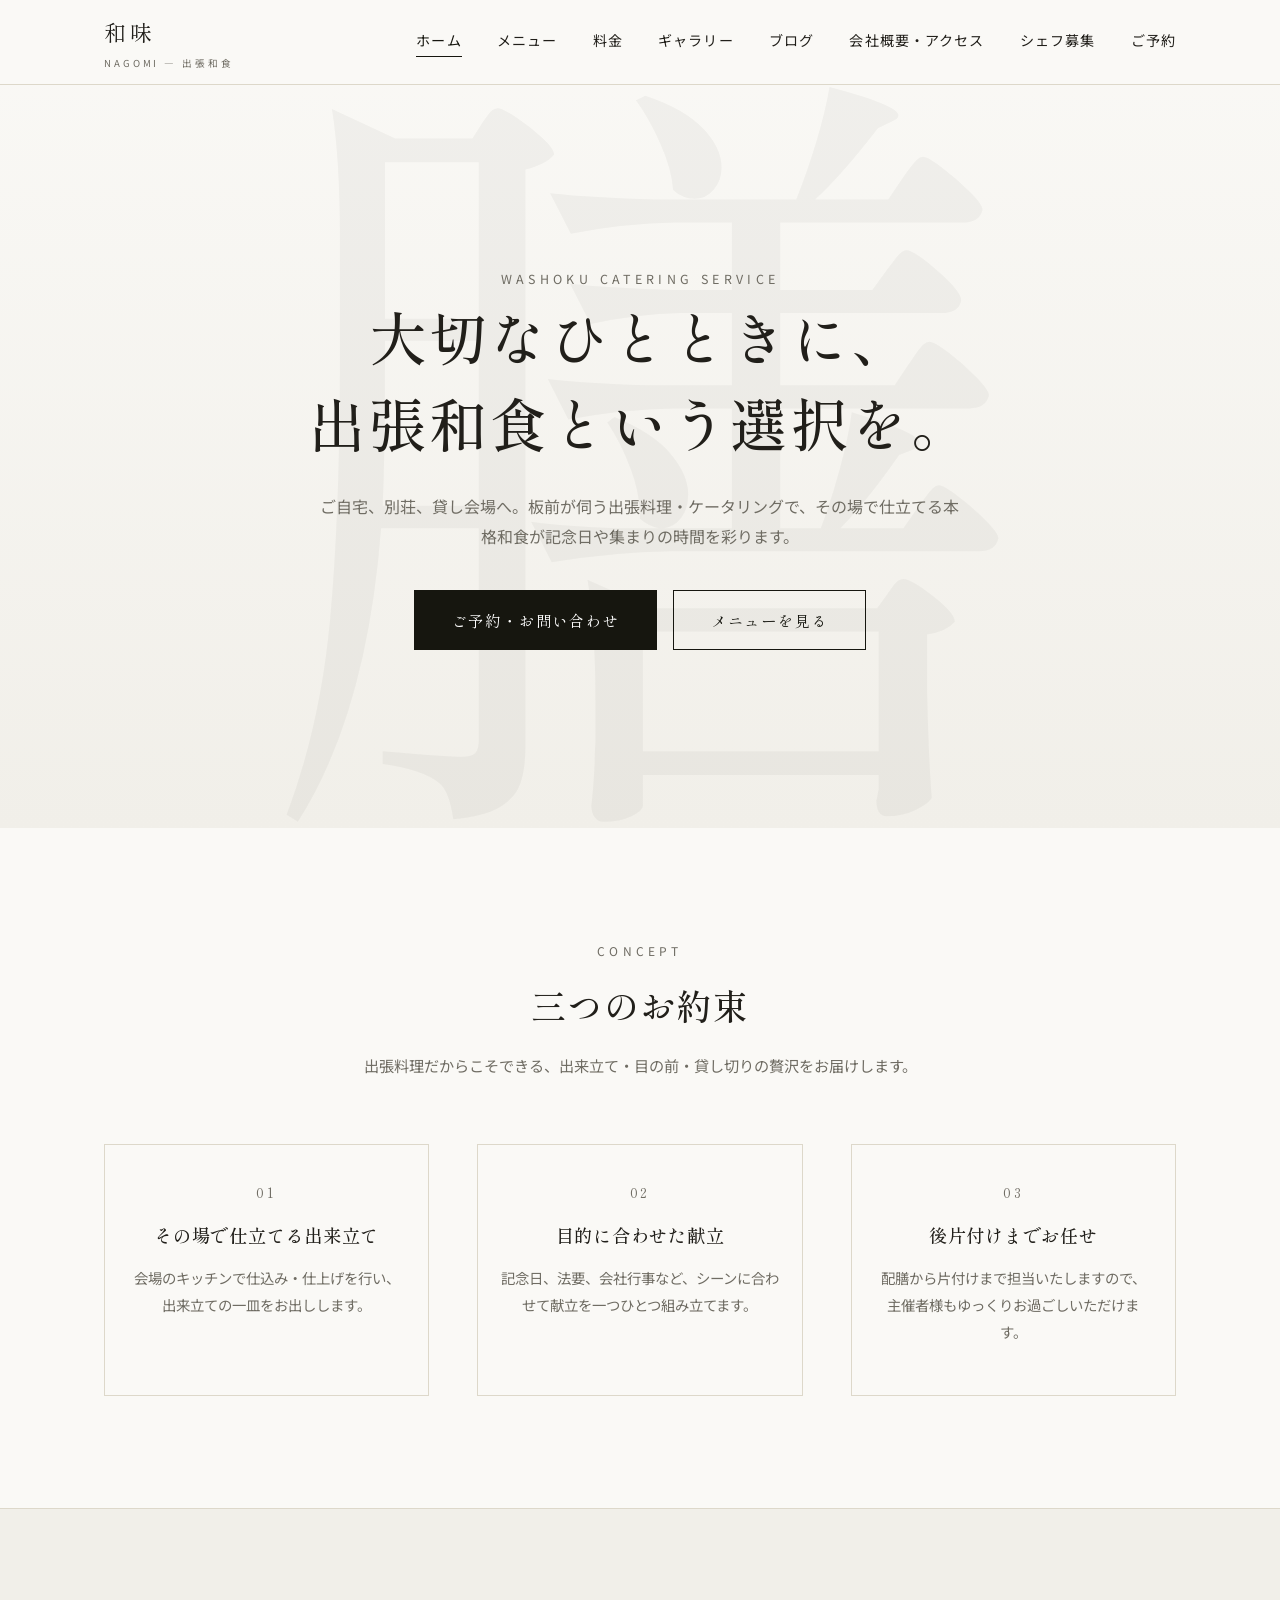
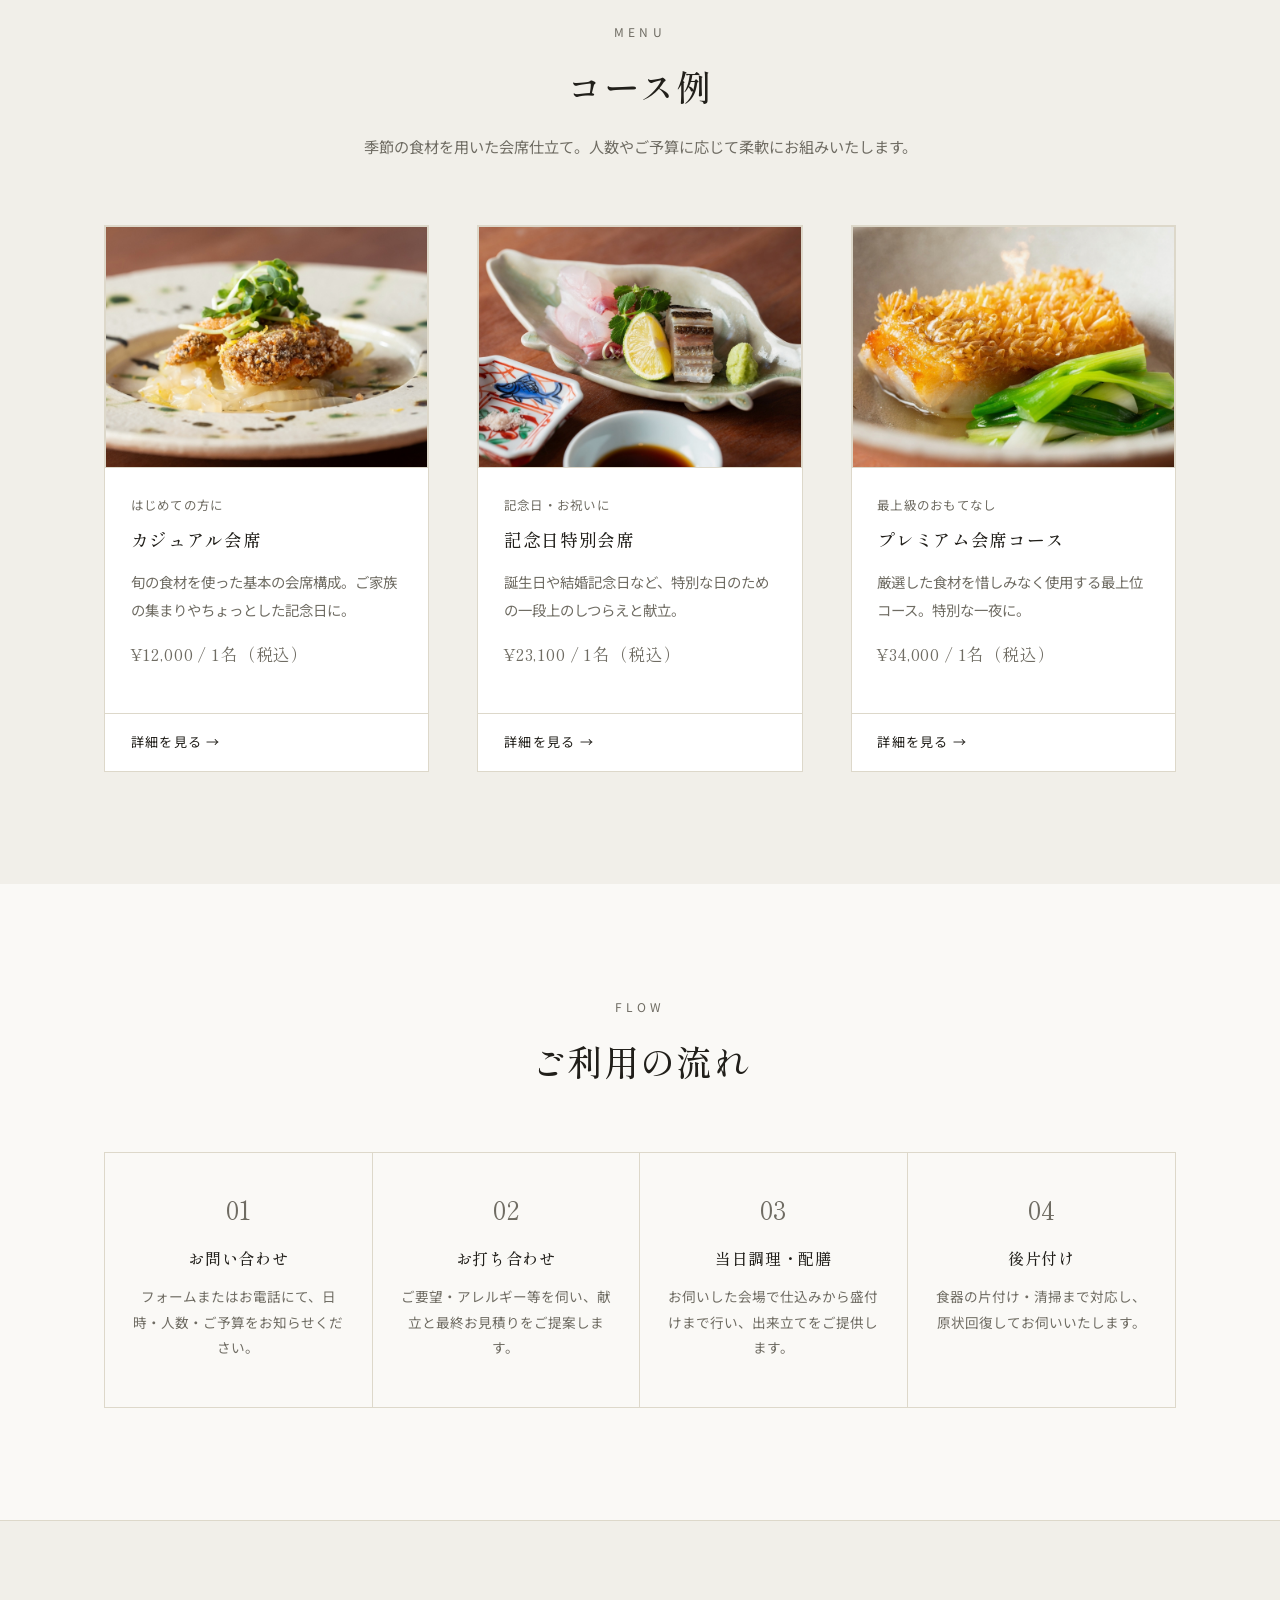
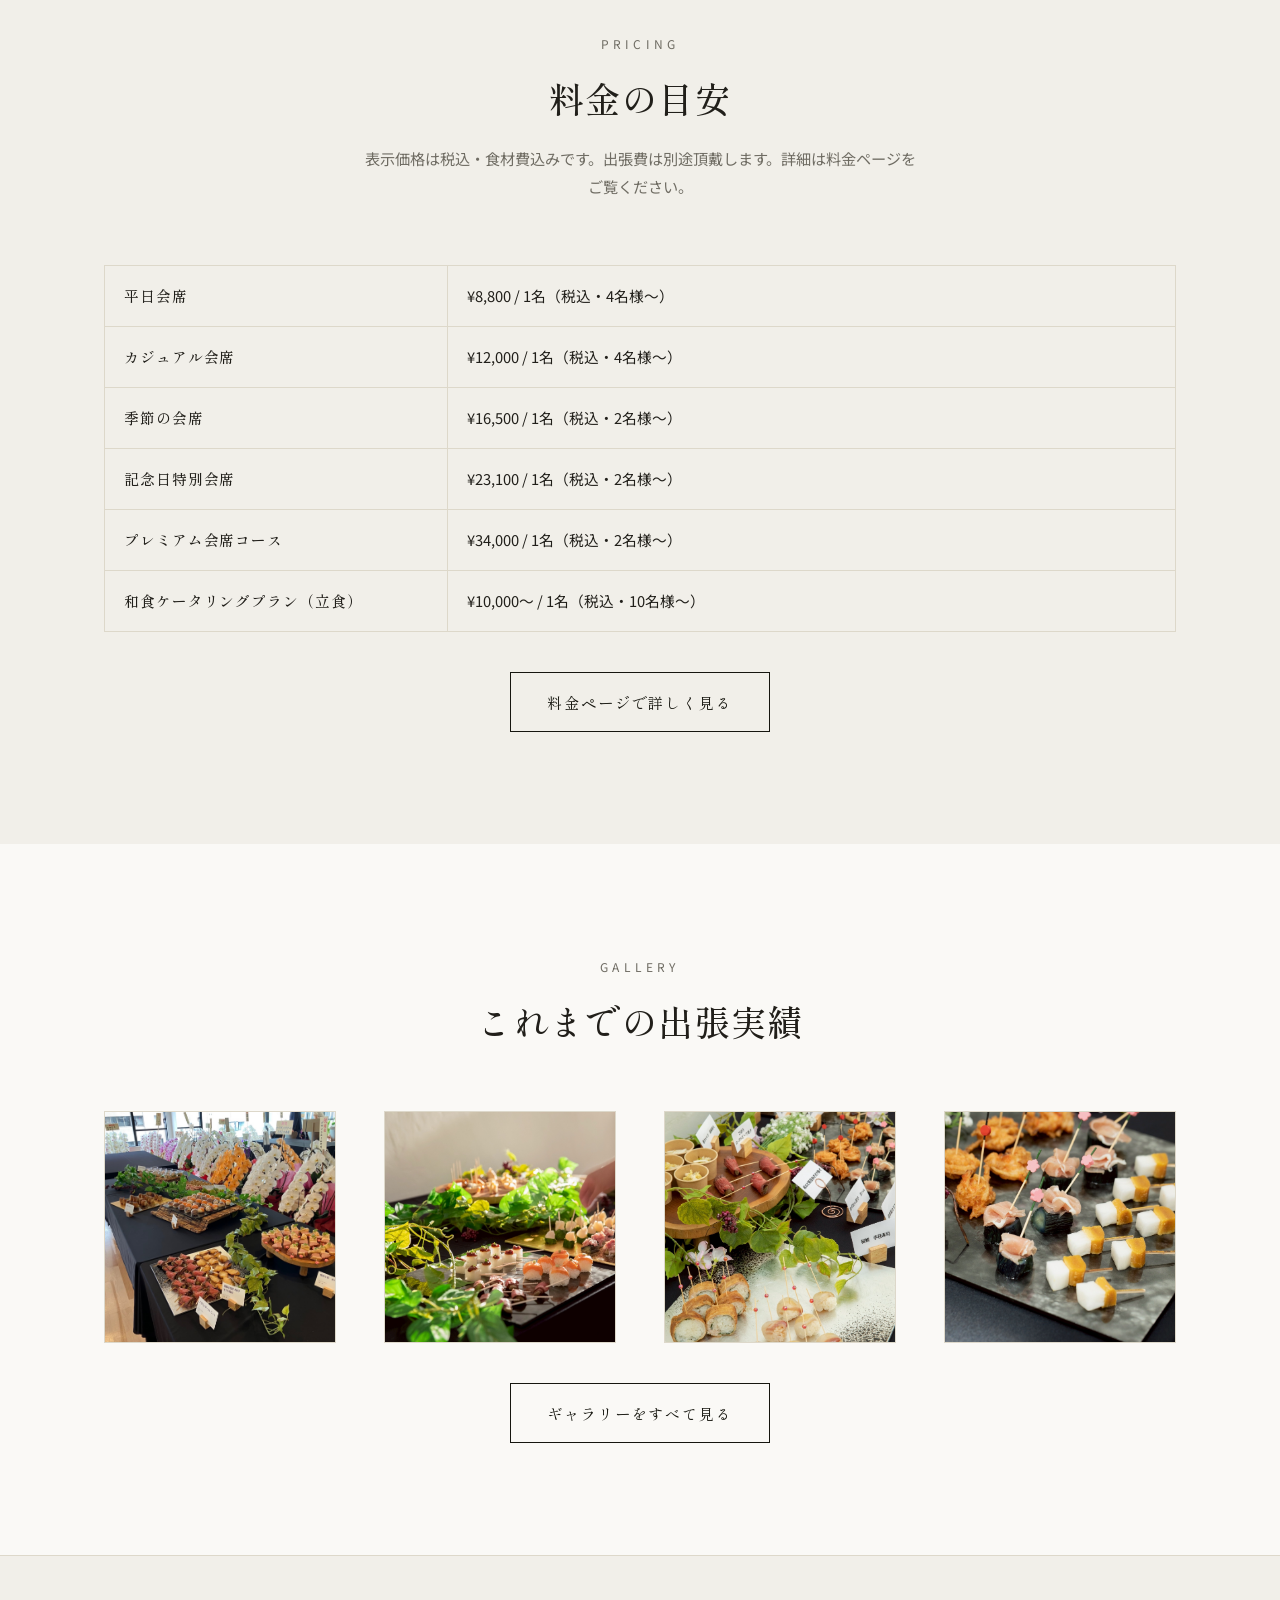
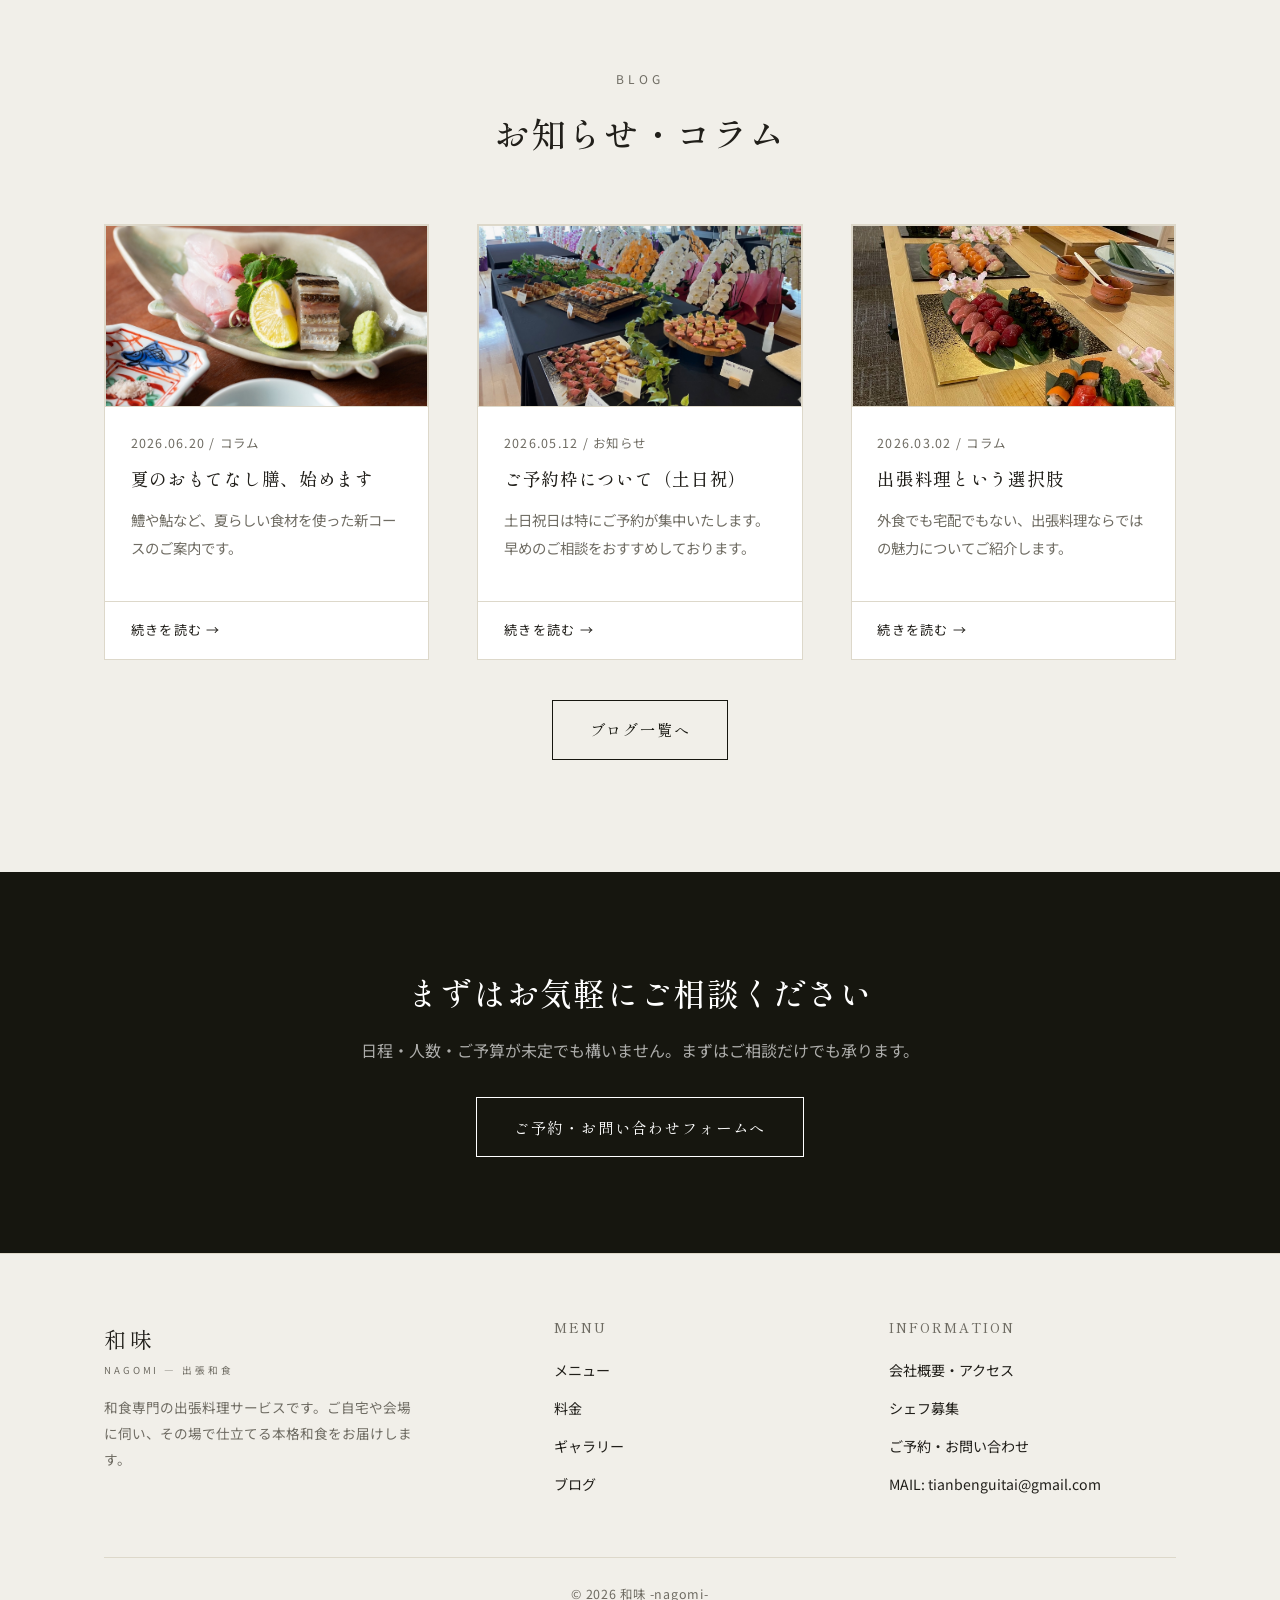
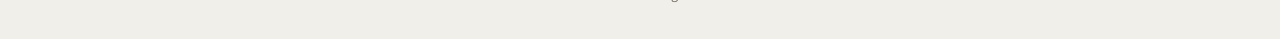
<file: index.html>
<!DOCTYPE html>
<html lang="ja">
<head>
<meta charset="UTF-8">
<meta name="viewport" content="width=device-width, initial-scale=1.0">
<title>出張和食・出張料理・ケータリングの和味 -nagomi-</title>
<meta name="description" content="東京・大阪など全国対応の出張和食サービス「和味-nagomi-」。出張料理・ケータリングなら、ご自宅やご宴会場に伺い、その場で仕立てる本格和食をお楽しみいただけます。記念日や特別な集まりに。">
<link rel="canonical" href="https://nagomi-catering.com/">
<link rel="icon" href="favicon.svg" type="image/svg+xml">
<meta property="og:type" content="website">
<meta property="og:site_name" content="和味 -nagomi-">
<meta property="og:locale" content="ja_JP">
<meta property="og:url" content="https://nagomi-catering.com/">
<meta property="og:title" content="出張和食・出張料理・ケータリングの和味 -nagomi-">
<meta property="og:description" content="東京・大阪など全国対応の出張和食サービス「和味-nagomi-」。出張料理・ケータリングなら、ご自宅やご宴会場に伺い、その場で仕立てる本格和食をお楽しみいただけます。記念日や特別な集まりに。">
<meta property="og:image" content="https://nagomi-catering.com/images/gallery/catering-01.jpeg">
<meta name="twitter:card" content="summary_large_image">
<meta name="twitter:title" content="出張和食・出張料理・ケータリングの和味 -nagomi-">
<meta name="twitter:description" content="東京・大阪など全国対応の出張和食サービス「和味-nagomi-」。出張料理・ケータリングなら、ご自宅やご宴会場に伺い、その場で仕立てる本格和食をお楽しみいただけます。記念日や特別な集まりに。">
<meta name="twitter:image" content="https://nagomi-catering.com/images/gallery/catering-01.jpeg">
<link rel="preconnect" href="https://fonts.googleapis.com">
<link href="https://fonts.googleapis.com/css2?family=Shippori+Mincho:wght@400;500;600&family=Noto+Sans+JP:wght@300;400;500&display=swap" rel="stylesheet">
<link rel="stylesheet" href="css/style.css">
<script type="application/ld+json">
{
  "@context": "https://schema.org",
  "@type": "FoodEstablishment",
  "name": "和味 -nagomi-",
  "alternateName": "出張和食 和味",
  "url": "https://nagomi-catering.com/",
  "image": "https://nagomi-catering.com/images/gallery/catering-01.jpeg",
  "logo": "https://nagomi-catering.com/favicon.svg",
  "description": "東京・大阪など全国対応の出張和食サービス「和味-nagomi-」。出張料理・ケータリングなら、ご自宅やご宴会場に伺い、その場で仕立てる本格和食をお楽しみいただけます。記念日や特別な集まりに。",
  "email": "tianbenguitai@gmail.com",
  "servesCuisine": "Japanese",
  "keywords": "出張料理, ケータリング, 出張和食, 出張シェフ, プライベートシェフ, 和食ケータリング",
  "priceRange": "¥8,800〜¥34,000",
  "menu": "https://nagomi-catering.com/menu.html",
  "areaServed": [
    "東京都", "大阪府", "神戸市", "京都市", "奈良県",
    "神奈川県", "千葉県", "埼玉県", "福岡県", "沖縄県", "軽井沢町"
  ],
  "founder": {
    "@type": "Person",
    "name": "田本圭太",
    "jobTitle": "料理長"
  }
}
</script>
</head>
<body>

<header class="site-header">
  <div class="container">
    <a href="index.html" class="logo">和味<small>NAGOMI &mdash; 出張和食</small></a>
    <nav class="nav">
      <a href="index.html" class="active">ホーム</a>
      <a href="menu.html">メニュー</a>
      <a href="pricing.html">料金</a>
      <a href="gallery.html">ギャラリー</a>
      <a href="blog.html">ブログ</a>
      <a href="about.html">会社概要・アクセス</a>
      <a href="recruit.html">シェフ募集</a>
      <a href="contact.html">ご予約</a>
    </nav>
    <button class="nav-toggle" aria-label="メニューを開く">
      <span></span><span></span><span></span>
    </button>
  </div>
</header>

<section class="hero">
  <div class="hero-inner container">
    <span class="hero-eyebrow">WASHOKU CATERING SERVICE</span>
    <h1>大切なひとときに、<br>出張和食という選択を。</h1>
    <p class="lead">ご自宅、別荘、貸し会場へ。板前が伺う出張料理・ケータリングで、その場で仕立てる本格和食が記念日や集まりの時間を彩ります。</p>
    <div class="hero-actions">
      <a href="contact.html" class="btn btn-fill">ご予約・お問い合わせ</a>
      <a href="menu.html" class="btn">メニューを見る</a>
    </div>
  </div>
</section>

<section class="section" id="concept">
  <div class="container">
    <div class="section-head">
      <span class="eyebrow">CONCEPT</span>
      <h2>三つのお約束</h2>
      <p>出張料理だからこそできる、出来立て・目の前・貸し切りの贅沢をお届けします。</p>
    </div>
    <div class="grid grid-3">
      <div class="feature">
        <span class="num">01</span>
        <h3>その場で仕立てる出来立て</h3>
        <p>会場のキッチンで仕込み・仕上げを行い、出来立ての一皿をお出しします。</p>
      </div>
      <div class="feature">
        <span class="num">02</span>
        <h3>目的に合わせた献立</h3>
        <p>記念日、法要、会社行事など、シーンに合わせて献立を一つひとつ組み立てます。</p>
      </div>
      <div class="feature">
        <span class="num">03</span>
        <h3>後片付けまでお任せ</h3>
        <p>配膳から片付けまで担当いたしますので、主催者様もゆっくりお過ごしいただけます。</p>
      </div>
    </div>
  </div>
</section>

<section class="section section-alt section-border-top">
  <div class="container">
    <div class="section-head">
      <span class="eyebrow">MENU</span>
      <h2>コース例</h2>
      <p>季節の食材を用いた会席仕立て。人数やご予算に応じて柔軟にお組みいたします。</p>
    </div>
    <div class="grid grid-3">
      <div class="card">
        <div class="ph"><img src="images/dishes/dish-30.jpeg" alt="カジュアル会席"></div>
        <div class="card-body">
          <span class="meta">はじめての方に</span>
          <h3>カジュアル会席</h3>
          <p>旬の食材を使った基本の会席構成。ご家族の集まりやちょっとした記念日に。</p>
          <p class="price">¥12,000 / 1名（税込）</p>
        </div>
        <div class="card-link"><a href="menu.html">詳細を見る &rarr;</a></div>
      </div>
      <div class="card">
        <div class="ph"><img src="images/dishes/dish-34.jpeg" alt="記念日特別会席"></div>
        <div class="card-body">
          <span class="meta">記念日・お祝いに</span>
          <h3>記念日特別会席</h3>
          <p>誕生日や結婚記念日など、特別な日のための一段上のしつらえと献立。</p>
          <p class="price">¥23,100 / 1名（税込）</p>
        </div>
        <div class="card-link"><a href="menu.html">詳細を見る &rarr;</a></div>
      </div>
      <div class="card">
        <div class="ph"><img src="images/dishes/dish-28.jpeg" alt="プレミアム会席コース"></div>
        <div class="card-body">
          <span class="meta">最上級のおもてなし</span>
          <h3>プレミアム会席コース</h3>
          <p>厳選した食材を惜しみなく使用する最上位コース。特別な一夜に。</p>
          <p class="price">¥34,000 / 1名（税込）</p>
        </div>
        <div class="card-link"><a href="menu.html">詳細を見る &rarr;</a></div>
      </div>
    </div>
  </div>
</section>

<section class="section">
  <div class="container">
    <div class="section-head">
      <span class="eyebrow">FLOW</span>
      <h2>ご利用の流れ</h2>
    </div>
    <div class="steps">
      <div class="step">
        <span class="step-num">01</span>
        <h4>お問い合わせ</h4>
        <p>フォームまたはお電話にて、日時・人数・ご予算をお知らせください。</p>
      </div>
      <div class="step">
        <span class="step-num">02</span>
        <h4>お打ち合わせ</h4>
        <p>ご要望・アレルギー等を伺い、献立と最終お見積りをご提案します。</p>
      </div>
      <div class="step">
        <span class="step-num">03</span>
        <h4>当日調理・配膳</h4>
        <p>お伺いした会場で仕込みから盛付けまで行い、出来立てをご提供します。</p>
      </div>
      <div class="step">
        <span class="step-num">04</span>
        <h4>後片付け</h4>
        <p>食器の片付け・清掃まで対応し、原状回復してお伺いいたします。</p>
      </div>
    </div>
  </div>
</section>

<section class="section section-alt section-border-top">
  <div class="container">
    <div class="section-head">
      <span class="eyebrow">PRICING</span>
      <h2>料金の目安</h2>
      <p>表示価格は税込・食材費込みです。出張費は別途頂戴します。詳細は料金ページをご覧ください。</p>
    </div>
    <div class="table-wrap">
      <table class="price-table">
        <tr><th>平日会席</th><td>¥8,800 / 1名（税込・4名様〜）</td></tr>
        <tr><th>カジュアル会席</th><td>¥12,000 / 1名（税込・4名様〜）</td></tr>
        <tr><th>季節の会席</th><td>¥16,500 / 1名（税込・2名様〜）</td></tr>
        <tr><th>記念日特別会席</th><td>¥23,100 / 1名（税込・2名様〜）</td></tr>
        <tr><th>プレミアム会席コース</th><td>¥34,000 / 1名（税込・2名様〜）</td></tr>
        <tr><th>和食ケータリングプラン（立食）</th><td>¥10,000〜 / 1名（税込・10名様〜）</td></tr>
      </table>
    </div>
    <div style="text-align:center; margin-top: 2.5rem;">
      <a href="pricing.html" class="btn">料金ページで詳しく見る</a>
    </div>
  </div>
</section>

<section class="section">
  <div class="container">
    <div class="section-head">
      <span class="eyebrow">GALLERY</span>
      <h2>これまでの出張実績</h2>
    </div>
    <div class="grid grid-4">
      <div class="ph square"><img src="images/gallery/catering-04.jpeg" alt="出張料理の会場設営"></div>
      <div class="ph square"><img src="images/gallery/catering-06.jpeg" alt="盛付けの様子"></div>
      <div class="ph square"><img src="images/gallery/catering-07.jpeg" alt="八寸・前菜の一例"></div>
      <div class="ph square"><img src="images/gallery/catering-09.jpeg" alt="お祝いの一皿"></div>
    </div>
    <div style="text-align:center; margin-top: 2.5rem;">
      <a href="gallery.html" class="btn">ギャラリーをすべて見る</a>
    </div>
  </div>
</section>

<section class="section section-alt section-border-top">
  <div class="container">
    <div class="section-head">
      <span class="eyebrow">BLOG</span>
      <h2>お知らせ・コラム</h2>
    </div>
    <div class="grid grid-3">
      <div class="card">
        <div class="ph wide"><img src="images/chef/gallery-03.jpeg" alt="夏のおもてなし膳"></div>
        <div class="card-body">
          <span class="meta">2026.06.20 / コラム</span>
          <h3>夏のおもてなし膳、始めます</h3>
          <p>鱧や鮎など、夏らしい食材を使った新コースのご案内です。</p>
        </div>
        <div class="card-link"><a href="blog/post-01.html">続きを読む &rarr;</a></div>
      </div>
      <div class="card">
        <div class="ph wide"><img src="images/gallery/catering-05.jpeg" alt="ご予約枠について"></div>
        <div class="card-body">
          <span class="meta">2026.05.12 / お知らせ</span>
          <h3>ご予約枠について（土日祝）</h3>
          <p>土日祝日は特にご予約が集中いたします。早めのご相談をおすすめしております。</p>
        </div>
        <div class="card-link"><a href="blog/post-02.html">続きを読む &rarr;</a></div>
      </div>
      <div class="card">
        <div class="ph wide"><img src="images/chef/action-02.jpeg" alt="出張料理という選択肢"></div>
        <div class="card-body">
          <span class="meta">2026.03.02 / コラム</span>
          <h3>出張料理という選択肢</h3>
          <p>外食でも宅配でもない、出張料理ならではの魅力についてご紹介します。</p>
        </div>
        <div class="card-link"><a href="blog/post-03.html">続きを読む &rarr;</a></div>
      </div>
    </div>
    <div style="text-align:center; margin-top: 2.5rem;">
      <a href="blog.html" class="btn">ブログ一覧へ</a>
    </div>
  </div>
</section>

<section class="cta">
  <div class="container">
    <h2>まずはお気軽にご相談ください</h2>
    <p>日程・人数・ご予算が未定でも構いません。まずはご相談だけでも承ります。</p>
    <a href="contact.html" class="btn">ご予約・お問い合わせフォームへ</a>
  </div>
</section>

<footer class="site-footer">
  <div class="container">
    <div class="footer-grid">
      <div class="footer-brand">
        <a href="index.html" class="logo">和味<small>NAGOMI &mdash; 出張和食</small></a>
        <p>和食専門の出張料理サービスです。ご自宅や会場に伺い、その場で仕立てる本格和食をお届けします。</p>
      </div>
      <div class="footer-col">
        <h4>MENU</h4>
        <ul>
          <li><a href="menu.html">メニュー</a></li>
          <li><a href="pricing.html">料金</a></li>
          <li><a href="gallery.html">ギャラリー</a></li>
          <li><a href="blog.html">ブログ</a></li>
        </ul>
      </div>
      <div class="footer-col">
        <h4>INFORMATION</h4>
        <ul>
          <li><a href="about.html">会社概要・アクセス</a></li>
          <li><a href="recruit.html">シェフ募集</a></li>
          <li><a href="contact.html">ご予約・お問い合わせ</a></li>
          <li>MAIL: tianbenguitai@gmail.com</li>
        </ul>
      </div>
    </div>
    <div class="footer-bottom">
      &copy; <span data-year></span> 和味 -nagomi-
    </div>
  </div>
</footer>

<script src="js/main.js"></script>
</body>
</html>
</file>
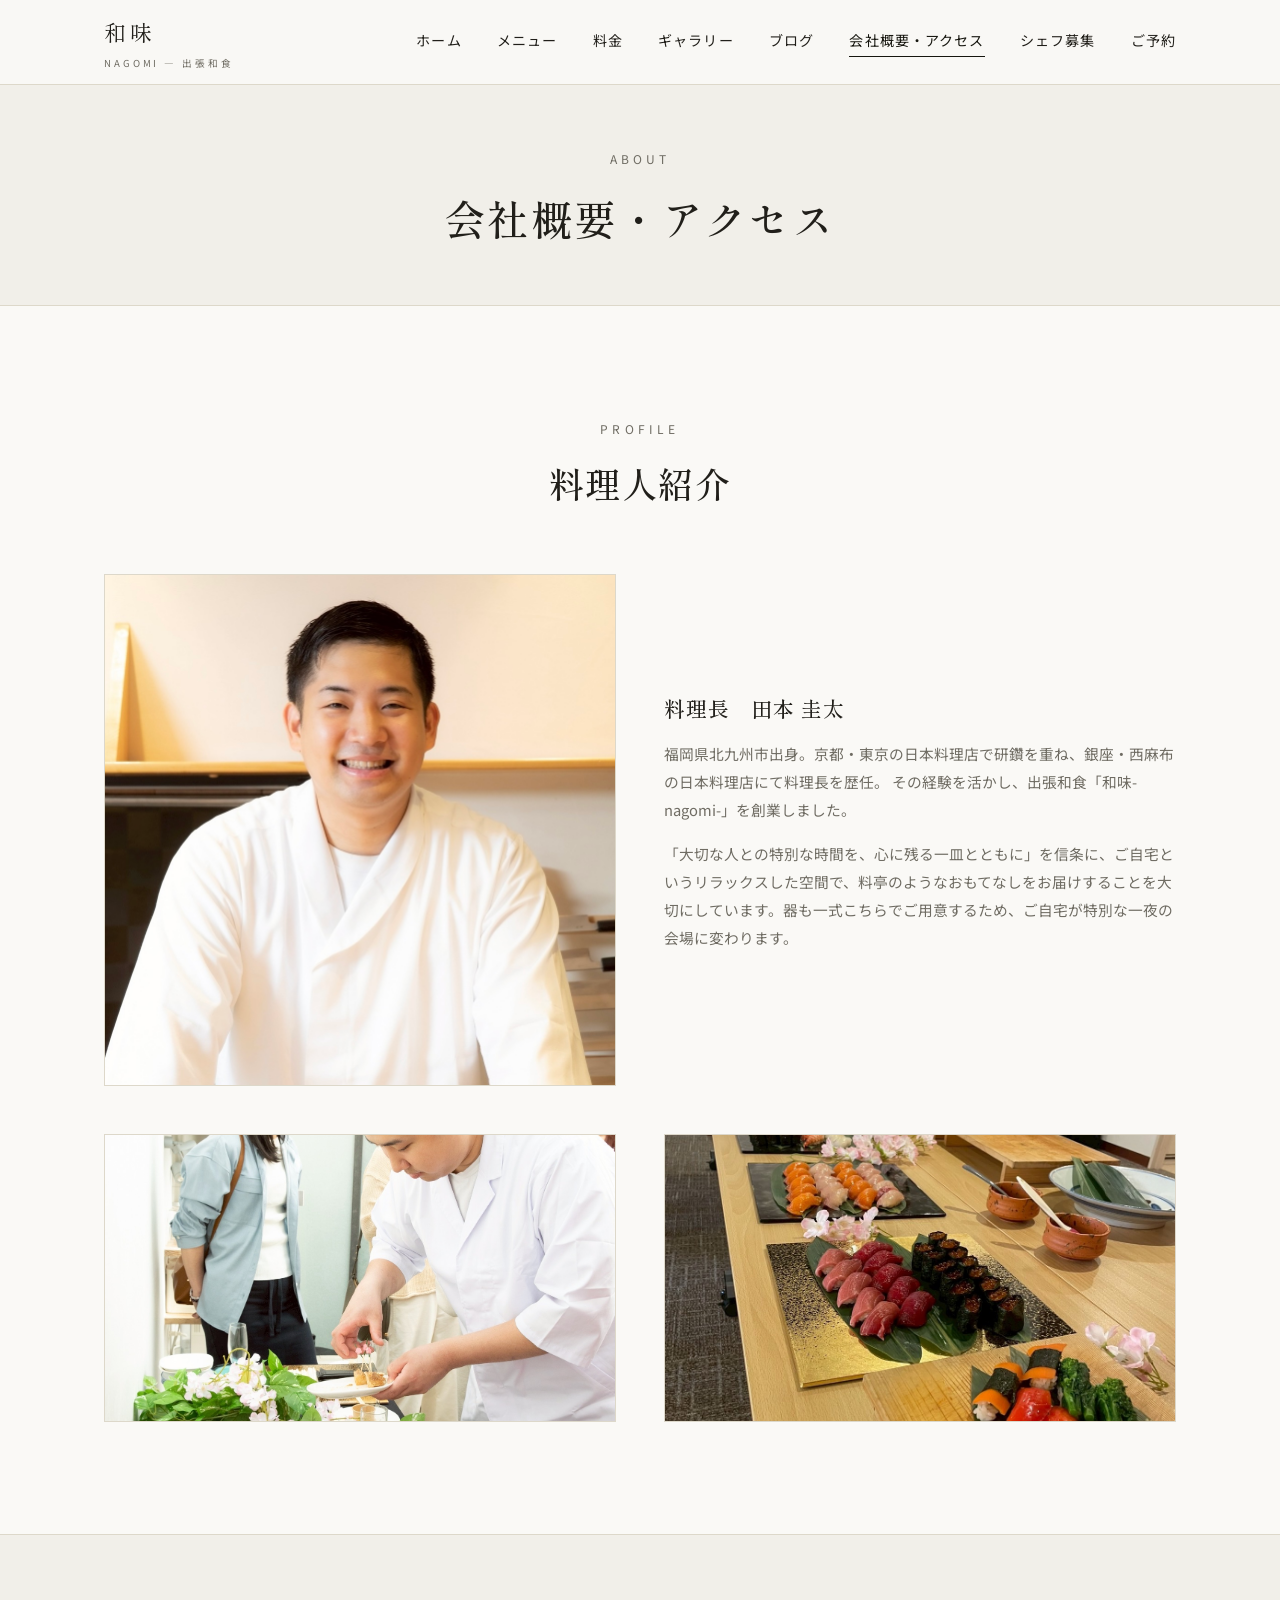
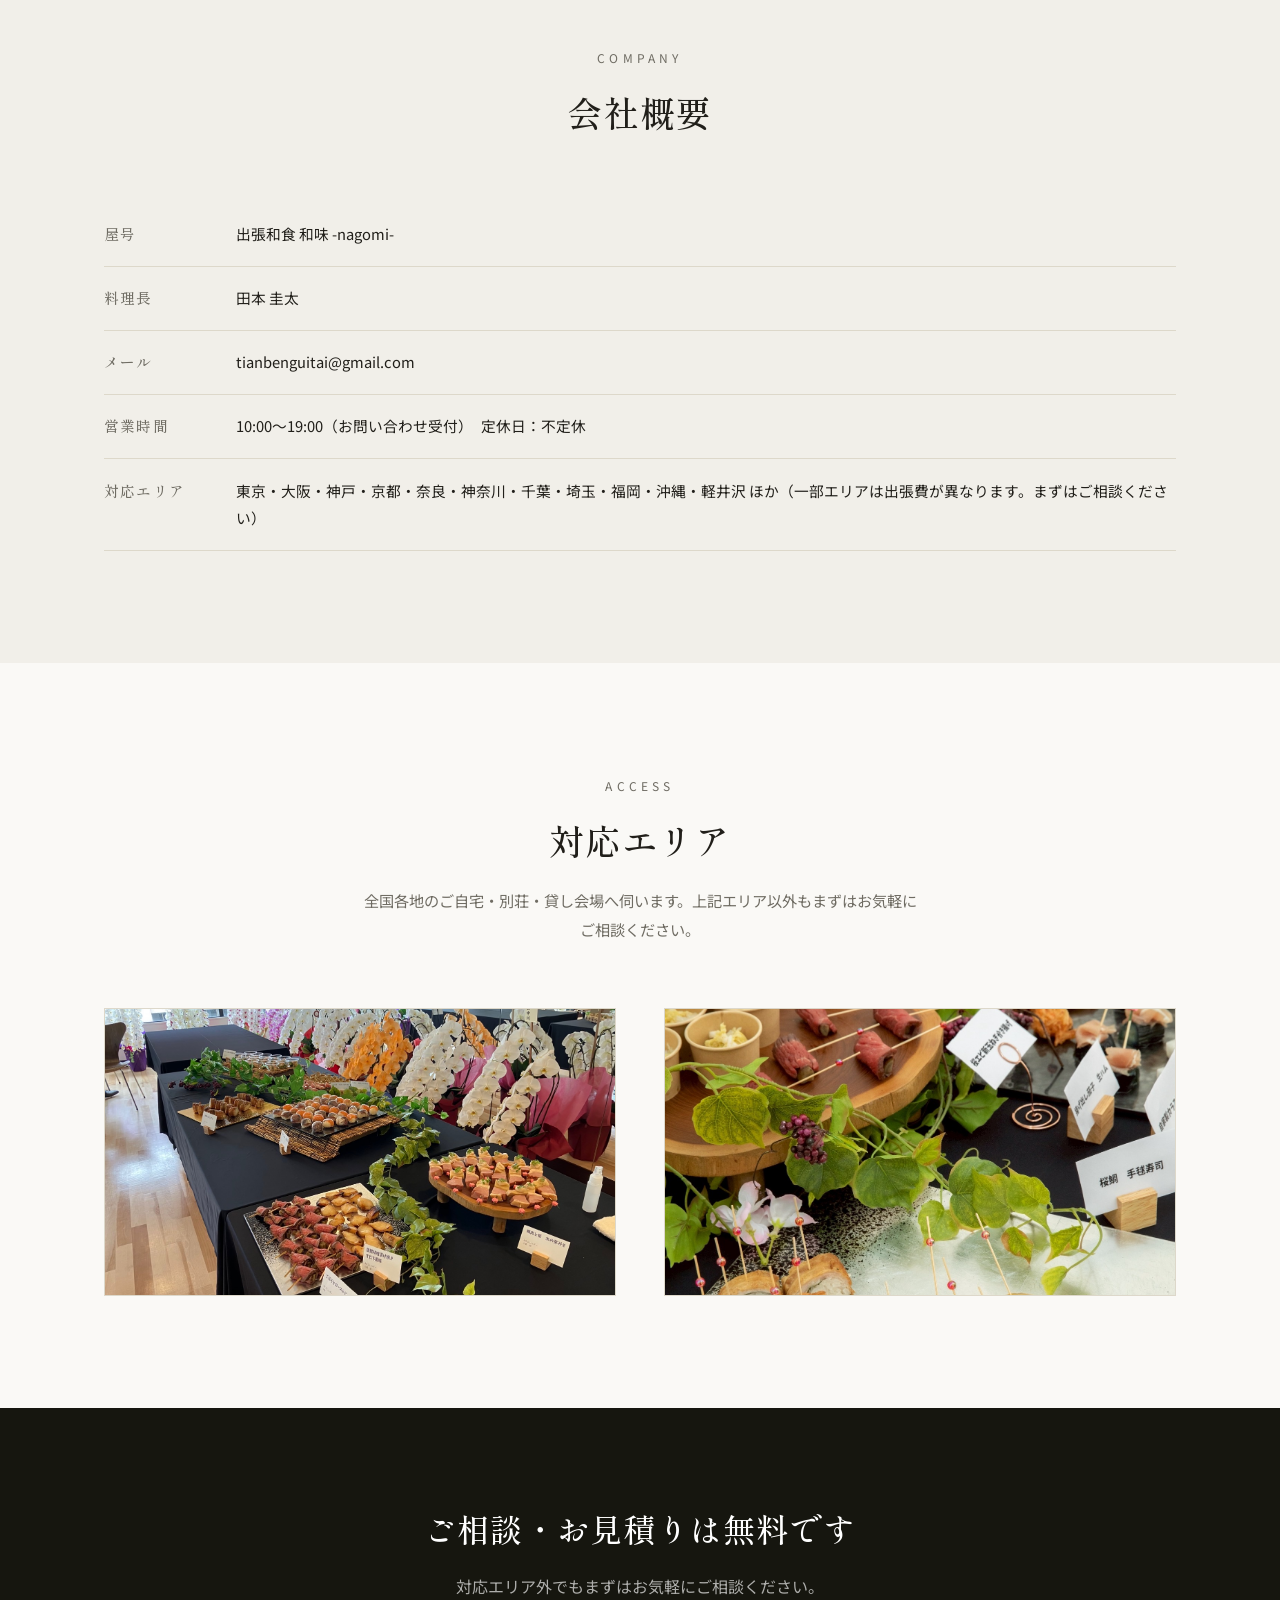
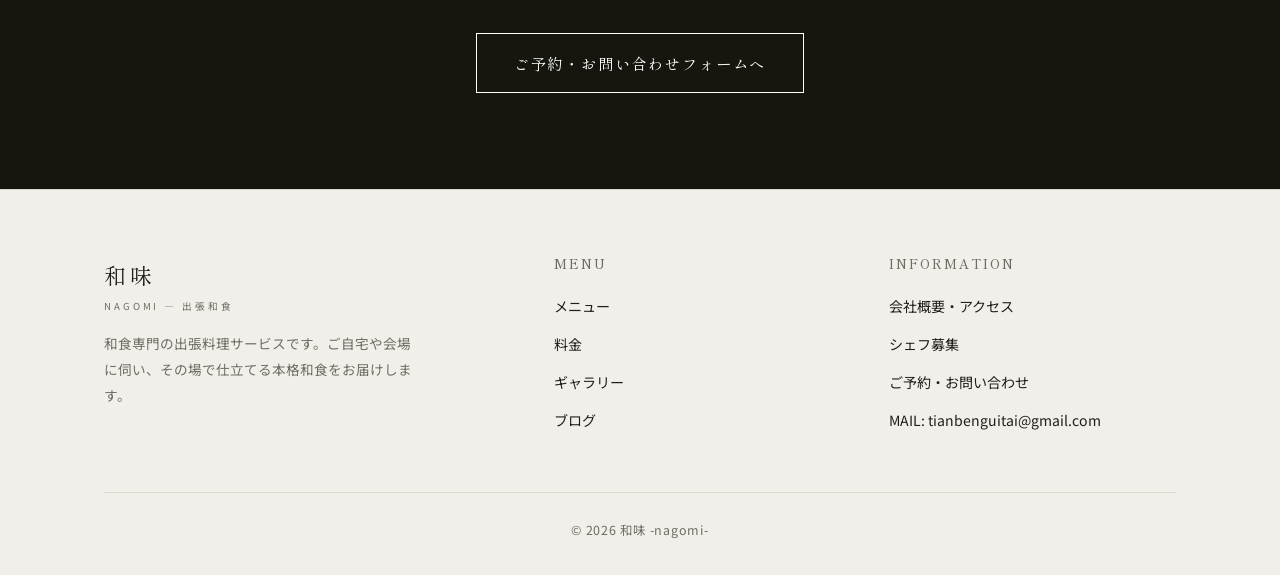
<file: about.html>
<!DOCTYPE html>
<html lang="ja">
<head>
<meta charset="UTF-8">
<meta name="viewport" content="width=device-width, initial-scale=1.0">
<title>会社概要・アクセス | 和味 -nagomi- 出張和食</title>
<meta name="description" content="出張和食「和味-nagomi-」の会社概要、料理人プロフィール、対応エリアのご案内です。">
<link rel="canonical" href="https://nagomi-catering.com/about.html">
<link rel="icon" href="favicon.svg" type="image/svg+xml">
<meta property="og:type" content="profile">
<meta property="og:site_name" content="和味 -nagomi-">
<meta property="og:locale" content="ja_JP">
<meta property="og:url" content="https://nagomi-catering.com/about.html">
<meta property="og:title" content="会社概要・アクセス | 和味 -nagomi- 出張和食">
<meta property="og:description" content="出張和食「和味-nagomi-」の会社概要、料理人プロフィール、対応エリアのご案内です。">
<meta property="og:image" content="https://nagomi-catering.com/images/chef/gallery-01.jpeg">
<meta name="twitter:card" content="summary_large_image">
<meta name="twitter:title" content="会社概要・アクセス | 和味 -nagomi- 出張和食">
<meta name="twitter:description" content="出張和食「和味-nagomi-」の会社概要、料理人プロフィール、対応エリアのご案内です。">
<meta name="twitter:image" content="https://nagomi-catering.com/images/chef/gallery-01.jpeg">
<link rel="preconnect" href="https://fonts.googleapis.com">
<link href="https://fonts.googleapis.com/css2?family=Shippori+Mincho:wght@400;500;600&family=Noto+Sans+JP:wght@300;400;500&display=swap" rel="stylesheet">
<link rel="stylesheet" href="css/style.css">
</head>
<body>

<header class="site-header">
  <div class="container">
    <a href="index.html" class="logo">和味<small>NAGOMI &mdash; 出張和食</small></a>
    <nav class="nav">
      <a href="index.html">ホーム</a>
      <a href="menu.html">メニュー</a>
      <a href="pricing.html">料金</a>
      <a href="gallery.html">ギャラリー</a>
      <a href="blog.html">ブログ</a>
      <a href="about.html" class="active">会社概要・アクセス</a>
      <a href="recruit.html">シェフ募集</a>
      <a href="contact.html">ご予約</a>
    </nav>
    <button class="nav-toggle" aria-label="メニューを開く">
      <span></span><span></span><span></span>
    </button>
  </div>
</header>

<section class="page-hero">
  <div class="container">
    <span class="eyebrow">ABOUT</span>
    <h1>会社概要・アクセス</h1>
  </div>
</section>

<section class="section">
  <div class="container">
    <div class="section-head">
      <span class="eyebrow">PROFILE</span>
      <h2>料理人紹介</h2>
    </div>
    <div class="grid grid-2" style="align-items:center;">
      <div class="ph square"><img src="images/chef/gallery-01.jpeg" alt="田本圭太"></div>
      <div>
        <h3 style="font-size:1.3rem; margin-bottom:1rem;">料理長　田本 圭太</h3>
        <p style="color:var(--color-text-muted); font-size:0.92rem;">
          福岡県北九州市出身。京都・東京の日本料理店で研鑽を重ね、銀座・西麻布の日本料理店にて料理長を歴任。
          その経験を活かし、出張和食「和味-nagomi-」を創業しました。
        </p>
        <p style="color:var(--color-text-muted); font-size:0.92rem; margin-top:1rem;">
          「大切な人との特別な時間を、心に残る一皿とともに」を信条に、ご自宅というリラックスした空間で、料亭のようなおもてなしをお届けすることを大切にしています。器も一式こちらでご用意するため、ご自宅が特別な一夜の会場に変わります。
        </p>
      </div>
    </div>
    <div class="grid grid-2" style="margin-top: var(--gap);">
      <div class="ph wide"><img src="images/chef/action-01.jpeg" alt="盛付けをする田本圭太"></div>
      <div class="ph wide"><img src="images/chef/action-02.jpeg" alt="出張先で調理する田本圭太"></div>
    </div>
  </div>
</section>

<section class="section section-alt section-border-top">
  <div class="container">
    <div class="section-head">
      <span class="eyebrow">COMPANY</span>
      <h2>会社概要</h2>
    </div>
    <table class="info-table">
      <tr>
        <th>屋号</th>
        <td>出張和食 和味 -nagomi-</td>
      </tr>
      <tr>
        <th>料理長</th>
        <td>田本 圭太</td>
      </tr>
      <tr>
        <th>メール</th>
        <td>tianbenguitai@gmail.com</td>
      </tr>
      <tr>
        <th>営業時間</th>
        <td>10:00〜19:00（お問い合わせ受付）　定休日：不定休</td>
      </tr>
      <tr>
        <th>対応エリア</th>
        <td>東京・大阪・神戸・京都・奈良・神奈川・千葉・埼玉・福岡・沖縄・軽井沢 ほか（一部エリアは出張費が異なります。まずはご相談ください）</td>
      </tr>
    </table>
  </div>
</section>

<section class="section">
  <div class="container">
    <div class="section-head">
      <span class="eyebrow">ACCESS</span>
      <h2>対応エリア</h2>
      <p>全国各地のご自宅・別荘・貸し会場へ伺います。上記エリア以外もまずはお気軽にご相談ください。</p>
    </div>
    <div class="grid grid-2">
      <div class="ph wide"><img src="images/gallery/catering-04.jpeg" alt="出張料理の会場設営例"></div>
      <div class="ph wide"><img src="images/gallery/catering-07.jpeg" alt="出張料理のお料理例"></div>
    </div>
  </div>
</section>

<section class="cta">
  <div class="container">
    <h2>ご相談・お見積りは無料です</h2>
    <p>対応エリア外でもまずはお気軽にご相談ください。</p>
    <a href="contact.html" class="btn">ご予約・お問い合わせフォームへ</a>
  </div>
</section>

<footer class="site-footer">
  <div class="container">
    <div class="footer-grid">
      <div class="footer-brand">
        <a href="index.html" class="logo">和味<small>NAGOMI &mdash; 出張和食</small></a>
        <p>和食専門の出張料理サービスです。ご自宅や会場に伺い、その場で仕立てる本格和食をお届けします。</p>
      </div>
      <div class="footer-col">
        <h4>MENU</h4>
        <ul>
          <li><a href="menu.html">メニュー</a></li>
          <li><a href="pricing.html">料金</a></li>
          <li><a href="gallery.html">ギャラリー</a></li>
          <li><a href="blog.html">ブログ</a></li>
        </ul>
      </div>
      <div class="footer-col">
        <h4>INFORMATION</h4>
        <ul>
          <li><a href="about.html">会社概要・アクセス</a></li>
          <li><a href="recruit.html">シェフ募集</a></li>
          <li><a href="contact.html">ご予約・お問い合わせ</a></li>
          <li>MAIL: tianbenguitai@gmail.com</li>
        </ul>
      </div>
    </div>
    <div class="footer-bottom">
      &copy; <span data-year></span> 和味 -nagomi-
    </div>
  </div>
</footer>

<script src="js/main.js"></script>
</body>
</html>
</file>
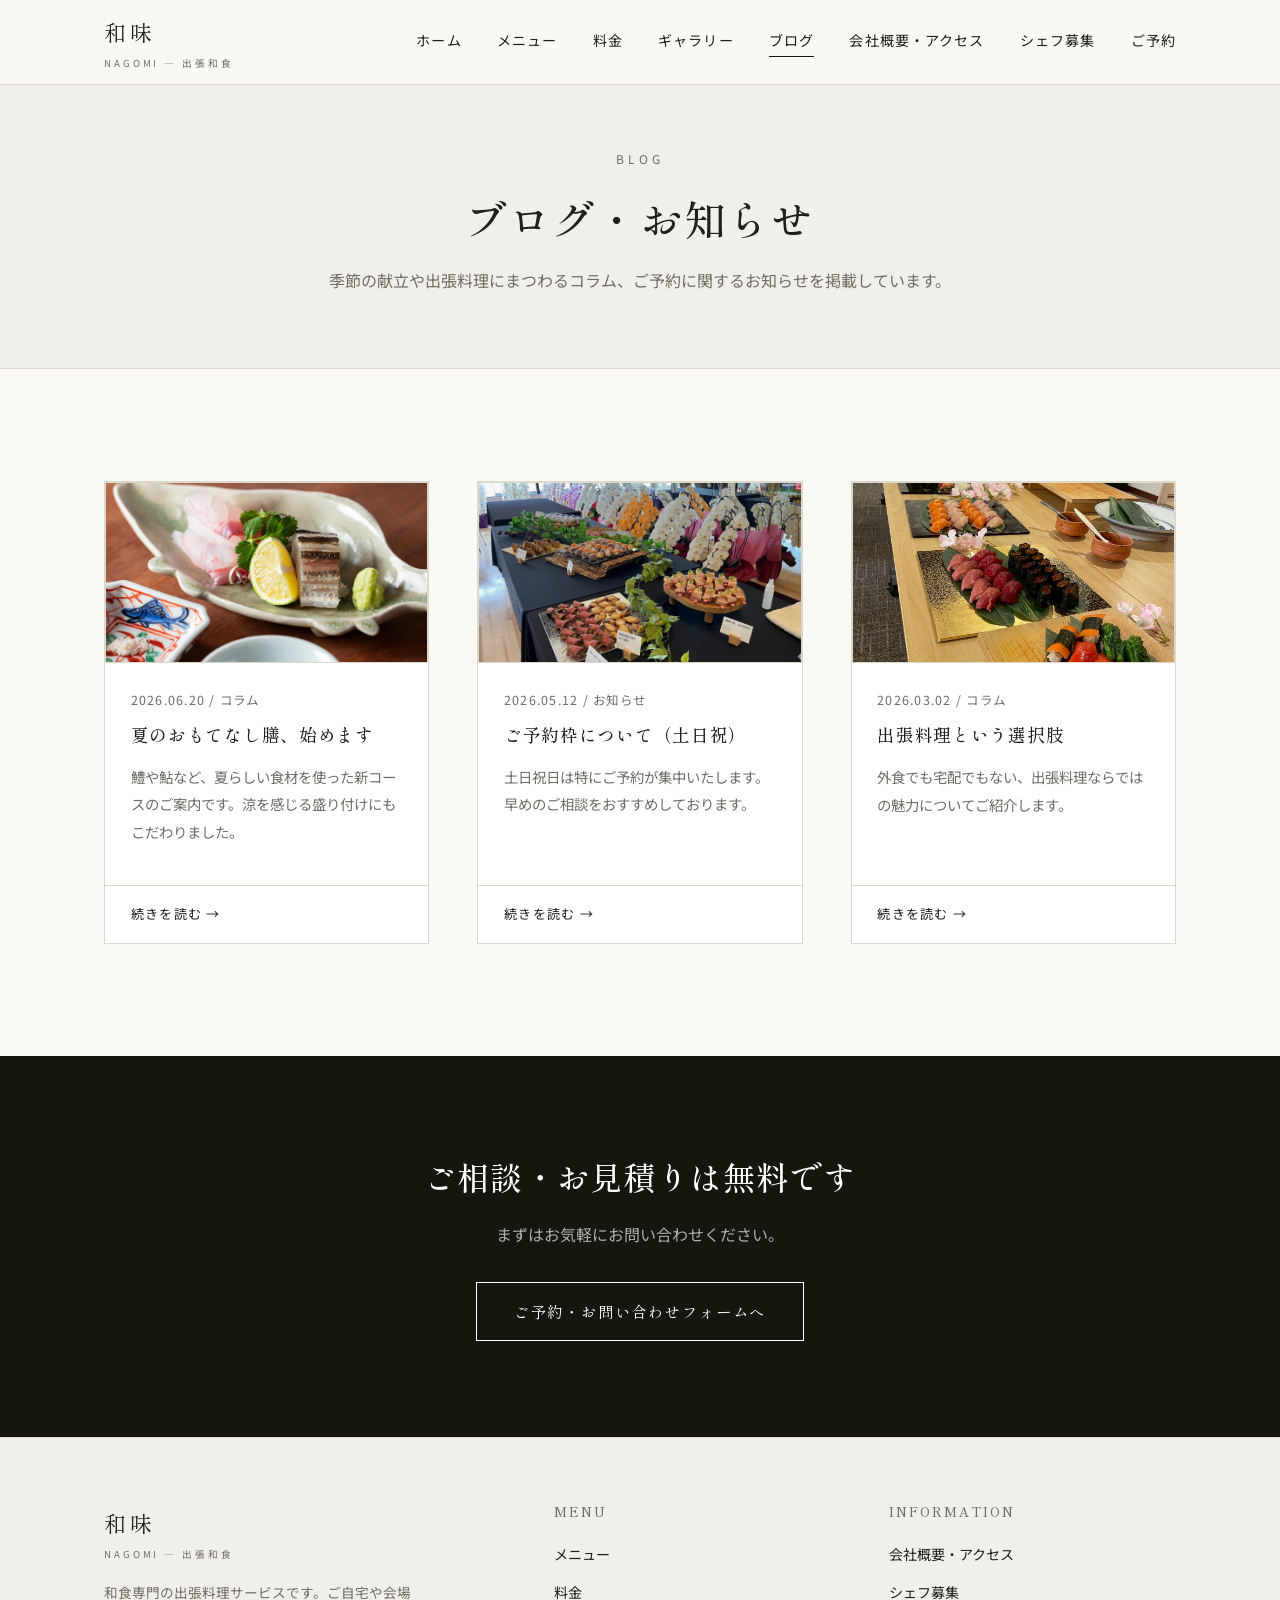
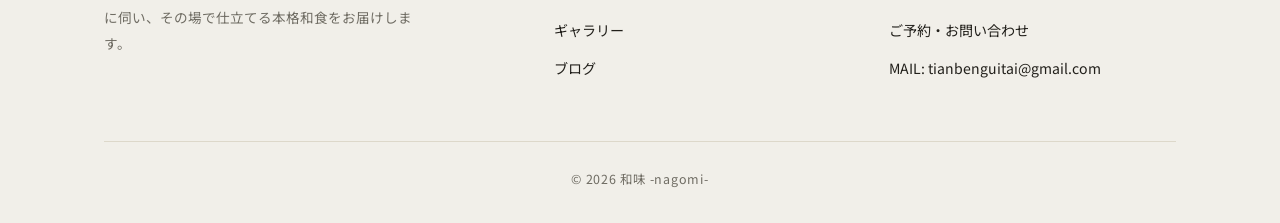
<file: blog.html>
<!DOCTYPE html>
<html lang="ja">
<head>
<meta charset="UTF-8">
<meta name="viewport" content="width=device-width, initial-scale=1.0">
<title>ブログ | 和味 -nagomi- 出張和食</title>
<meta name="description" content="出張和食「和味-nagomi-」のお知らせ・コラム一覧です。季節の献立情報やご予約に関するお知らせを掲載しています。">
<link rel="canonical" href="https://nagomi-catering.com/blog.html">
<link rel="icon" href="favicon.svg" type="image/svg+xml">
<meta property="og:type" content="website">
<meta property="og:site_name" content="和味 -nagomi-">
<meta property="og:locale" content="ja_JP">
<meta property="og:url" content="https://nagomi-catering.com/blog.html">
<meta property="og:title" content="ブログ | 和味 -nagomi- 出張和食">
<meta property="og:description" content="出張和食「和味-nagomi-」のお知らせ・コラム一覧です。季節の献立情報やご予約に関するお知らせを掲載しています。">
<meta property="og:image" content="https://nagomi-catering.com/images/chef/gallery-03.jpeg">
<meta name="twitter:card" content="summary_large_image">
<meta name="twitter:title" content="ブログ | 和味 -nagomi- 出張和食">
<meta name="twitter:description" content="出張和食「和味-nagomi-」のお知らせ・コラム一覧です。季節の献立情報やご予約に関するお知らせを掲載しています。">
<meta name="twitter:image" content="https://nagomi-catering.com/images/chef/gallery-03.jpeg">
<link rel="preconnect" href="https://fonts.googleapis.com">
<link href="https://fonts.googleapis.com/css2?family=Shippori+Mincho:wght@400;500;600&family=Noto+Sans+JP:wght@300;400;500&display=swap" rel="stylesheet">
<link rel="stylesheet" href="css/style.css">
</head>
<body>

<header class="site-header">
  <div class="container">
    <a href="index.html" class="logo">和味<small>NAGOMI &mdash; 出張和食</small></a>
    <nav class="nav">
      <a href="index.html">ホーム</a>
      <a href="menu.html">メニュー</a>
      <a href="pricing.html">料金</a>
      <a href="gallery.html">ギャラリー</a>
      <a href="blog.html" class="active">ブログ</a>
      <a href="about.html">会社概要・アクセス</a>
      <a href="recruit.html">シェフ募集</a>
      <a href="contact.html">ご予約</a>
    </nav>
    <button class="nav-toggle" aria-label="メニューを開く">
      <span></span><span></span><span></span>
    </button>
  </div>
</header>

<section class="page-hero">
  <div class="container">
    <span class="eyebrow">BLOG</span>
    <h1>ブログ・お知らせ</h1>
    <p>季節の献立や出張料理にまつわるコラム、ご予約に関するお知らせを掲載しています。</p>
  </div>
</section>

<section class="section">
  <div class="container">
    <div class="grid grid-3">

      <div class="card">
        <div class="ph wide"><img src="images/chef/gallery-03.jpeg" alt="夏のおもてなし膳"></div>
        <div class="card-body">
          <span class="meta">2026.06.20 / コラム</span>
          <h3>夏のおもてなし膳、始めます</h3>
          <p>鱧や鮎など、夏らしい食材を使った新コースのご案内です。涼を感じる盛り付けにもこだわりました。</p>
        </div>
        <div class="card-link"><a href="blog/post-01.html">続きを読む &rarr;</a></div>
      </div>

      <div class="card">
        <div class="ph wide"><img src="images/gallery/catering-05.jpeg" alt="ご予約枠について"></div>
        <div class="card-body">
          <span class="meta">2026.05.12 / お知らせ</span>
          <h3>ご予約枠について（土日祝）</h3>
          <p>土日祝日は特にご予約が集中いたします。早めのご相談をおすすめしております。</p>
        </div>
        <div class="card-link"><a href="blog/post-02.html">続きを読む &rarr;</a></div>
      </div>

      <div class="card">
        <div class="ph wide"><img src="images/chef/action-02.jpeg" alt="出張料理という選択肢"></div>
        <div class="card-body">
          <span class="meta">2026.03.02 / コラム</span>
          <h3>出張料理という選択肢</h3>
          <p>外食でも宅配でもない、出張料理ならではの魅力についてご紹介します。</p>
        </div>
        <div class="card-link"><a href="blog/post-03.html">続きを読む &rarr;</a></div>
      </div>

    </div>
  </div>
</section>

<section class="cta">
  <div class="container">
    <h2>ご相談・お見積りは無料です</h2>
    <p>まずはお気軽にお問い合わせください。</p>
    <a href="contact.html" class="btn">ご予約・お問い合わせフォームへ</a>
  </div>
</section>

<footer class="site-footer">
  <div class="container">
    <div class="footer-grid">
      <div class="footer-brand">
        <a href="index.html" class="logo">和味<small>NAGOMI &mdash; 出張和食</small></a>
        <p>和食専門の出張料理サービスです。ご自宅や会場に伺い、その場で仕立てる本格和食をお届けします。</p>
      </div>
      <div class="footer-col">
        <h4>MENU</h4>
        <ul>
          <li><a href="menu.html">メニュー</a></li>
          <li><a href="pricing.html">料金</a></li>
          <li><a href="gallery.html">ギャラリー</a></li>
          <li><a href="blog.html">ブログ</a></li>
        </ul>
      </div>
      <div class="footer-col">
        <h4>INFORMATION</h4>
        <ul>
          <li><a href="about.html">会社概要・アクセス</a></li>
          <li><a href="recruit.html">シェフ募集</a></li>
          <li><a href="contact.html">ご予約・お問い合わせ</a></li>
          <li>MAIL: tianbenguitai@gmail.com</li>
        </ul>
      </div>
    </div>
    <div class="footer-bottom">
      &copy; <span data-year></span> 和味 -nagomi-
    </div>
  </div>
</footer>

<script src="js/main.js"></script>
</body>
</html>
</file>
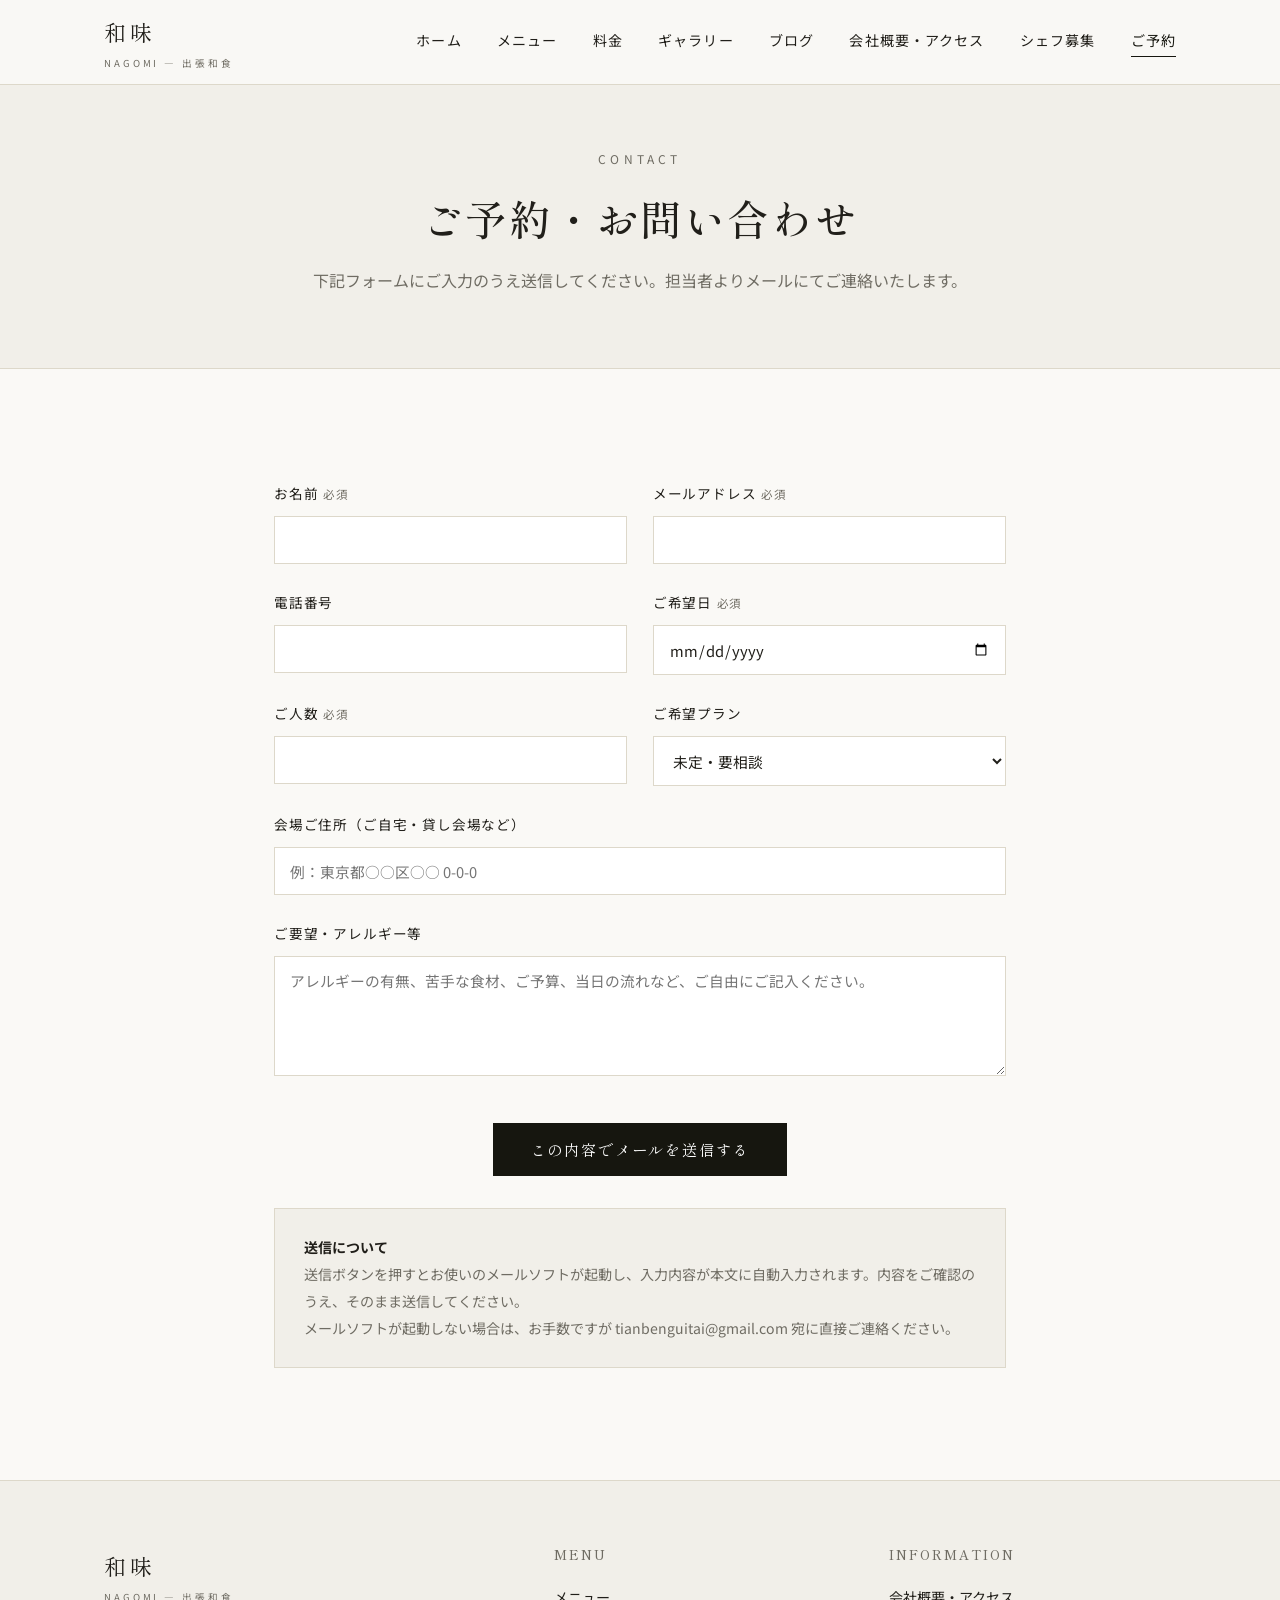
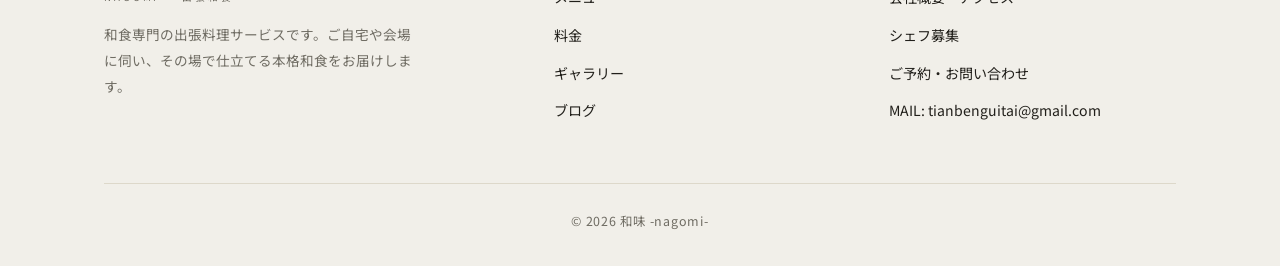
<file: contact.html>
<!DOCTYPE html>
<html lang="ja">
<head>
<meta charset="UTF-8">
<meta name="viewport" content="width=device-width, initial-scale=1.0">
<title>ご予約・お問い合わせ | 出張料理・ケータリングの和味 -nagomi-</title>
<meta name="description" content="出張和食・出張料理・ケータリングサービス「和味-nagomi-」へのご予約・お問い合わせフォームです。日時・人数・ご希望プランをお知らせください。">
<link rel="canonical" href="https://nagomi-catering.com/contact.html">
<link rel="icon" href="favicon.svg" type="image/svg+xml">
<meta property="og:type" content="website">
<meta property="og:site_name" content="和味 -nagomi-">
<meta property="og:locale" content="ja_JP">
<meta property="og:url" content="https://nagomi-catering.com/contact.html">
<meta property="og:title" content="ご予約・お問い合わせ | 出張料理・ケータリングの和味 -nagomi-">
<meta property="og:description" content="出張和食・出張料理・ケータリングサービス「和味-nagomi-」へのご予約・お問い合わせフォームです。日時・人数・ご希望プランをお知らせください。">
<meta property="og:image" content="https://nagomi-catering.com/images/gallery/catering-03.jpeg">
<meta name="twitter:card" content="summary_large_image">
<meta name="twitter:title" content="ご予約・お問い合わせ | 出張料理・ケータリングの和味 -nagomi-">
<meta name="twitter:description" content="出張和食・出張料理・ケータリングサービス「和味-nagomi-」へのご予約・お問い合わせフォームです。日時・人数・ご希望プランをお知らせください。">
<meta name="twitter:image" content="https://nagomi-catering.com/images/gallery/catering-03.jpeg">
<link rel="preconnect" href="https://fonts.googleapis.com">
<link href="https://fonts.googleapis.com/css2?family=Shippori+Mincho:wght@400;500;600&family=Noto+Sans+JP:wght@300;400;500&display=swap" rel="stylesheet">
<link rel="stylesheet" href="css/style.css">
</head>
<body>

<header class="site-header">
  <div class="container">
    <a href="index.html" class="logo">和味<small>NAGOMI &mdash; 出張和食</small></a>
    <nav class="nav">
      <a href="index.html">ホーム</a>
      <a href="menu.html">メニュー</a>
      <a href="pricing.html">料金</a>
      <a href="gallery.html">ギャラリー</a>
      <a href="blog.html">ブログ</a>
      <a href="about.html">会社概要・アクセス</a>
      <a href="recruit.html">シェフ募集</a>
      <a href="contact.html" class="active">ご予約</a>
    </nav>
    <button class="nav-toggle" aria-label="メニューを開く">
      <span></span><span></span><span></span>
    </button>
  </div>
</header>

<section class="page-hero">
  <div class="container">
    <span class="eyebrow">CONTACT</span>
    <h1>ご予約・お問い合わせ</h1>
    <p>下記フォームにご入力のうえ送信してください。担当者よりメールにてご連絡いたします。</p>
  </div>
</section>

<section class="section">
  <div class="container" style="max-width: 780px;">

    <form id="reservation-form" novalidate>
      <div class="form-grid">

        <div class="field">
          <label for="name">お名前<span class="required">必須</span></label>
          <input type="text" id="name" name="name" required>
        </div>

        <div class="field">
          <label for="email">メールアドレス<span class="required">必須</span></label>
          <input type="email" id="email" name="email" required>
        </div>

        <div class="field">
          <label for="phone">電話番号</label>
          <input type="tel" id="phone" name="phone">
        </div>

        <div class="field">
          <label for="date">ご希望日<span class="required">必須</span></label>
          <input type="date" id="date" name="date" required>
        </div>

        <div class="field">
          <label for="guests">ご人数<span class="required">必須</span></label>
          <input type="number" id="guests" name="guests" min="1" required>
        </div>

        <div class="field">
          <label for="plan">ご希望プラン</label>
          <select id="plan" name="plan">
            <option value="未定・要相談">未定・要相談</option>
            <option value="平日会席">平日会席</option>
            <option value="カジュアル会席">カジュアル会席</option>
            <option value="季節の会席">季節の会席</option>
            <option value="記念日特別会席">記念日特別会席</option>
            <option value="プレミアム会席コース">プレミアム会席コース</option>
            <option value="和食ケータリングプラン（立食）">和食ケータリングプラン（立食）</option>
            <option value="その他">その他</option>
          </select>
        </div>

        <div class="field full">
          <label for="address">会場ご住所（ご自宅・貸し会場など）</label>
          <input type="text" id="address" name="address" placeholder="例：東京都○○区○○ 0-0-0">
        </div>

        <div class="field full">
          <label for="message">ご要望・アレルギー等</label>
          <textarea id="message" name="message" placeholder="アレルギーの有無、苦手な食材、ご予算、当日の流れなど、ご自由にご記入ください。"></textarea>
        </div>

      </div>

      <div class="form-submit">
        <button type="submit" class="btn btn-fill">この内容でメールを送信する</button>
        <p class="form-msg" id="form-msg"></p>
      </div>
    </form>

    <div class="note-box">
      <strong>送信について</strong><br>
      送信ボタンを押すとお使いのメールソフトが起動し、入力内容が本文に自動入力されます。内容をご確認のうえ、そのまま送信してください。<br>
      メールソフトが起動しない場合は、お手数ですが tianbenguitai@gmail.com 宛に直接ご連絡ください。
    </div>
  </div>
</section>

<footer class="site-footer">
  <div class="container">
    <div class="footer-grid">
      <div class="footer-brand">
        <a href="index.html" class="logo">和味<small>NAGOMI &mdash; 出張和食</small></a>
        <p>和食専門の出張料理サービスです。ご自宅や会場に伺い、その場で仕立てる本格和食をお届けします。</p>
      </div>
      <div class="footer-col">
        <h4>MENU</h4>
        <ul>
          <li><a href="menu.html">メニュー</a></li>
          <li><a href="pricing.html">料金</a></li>
          <li><a href="gallery.html">ギャラリー</a></li>
          <li><a href="blog.html">ブログ</a></li>
        </ul>
      </div>
      <div class="footer-col">
        <h4>INFORMATION</h4>
        <ul>
          <li><a href="about.html">会社概要・アクセス</a></li>
          <li><a href="recruit.html">シェフ募集</a></li>
          <li><a href="contact.html">ご予約・お問い合わせ</a></li>
          <li>MAIL: tianbenguitai@gmail.com</li>
        </ul>
      </div>
    </div>
    <div class="footer-bottom">
      &copy; <span data-year></span> 和味 -nagomi-
    </div>
  </div>
</footer>

<script src="js/main.js"></script>
</body>
</html>
</file>
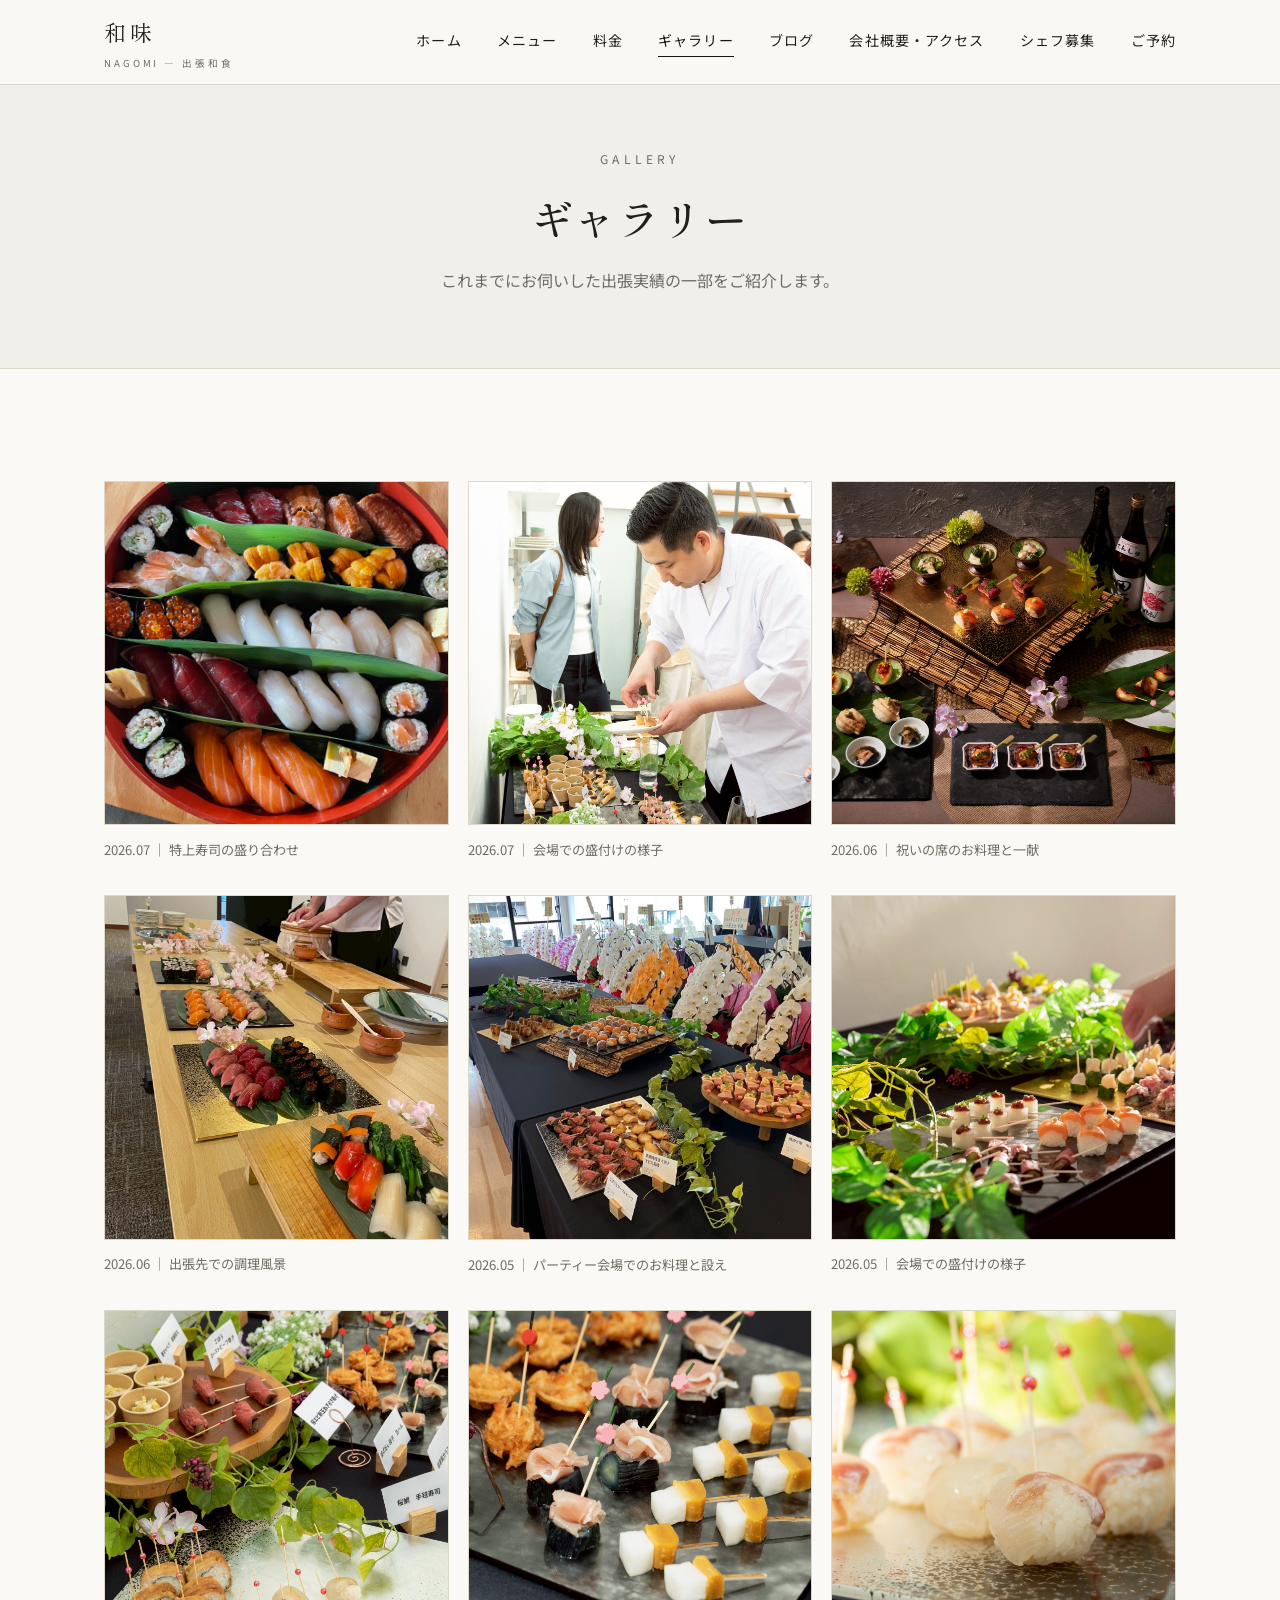
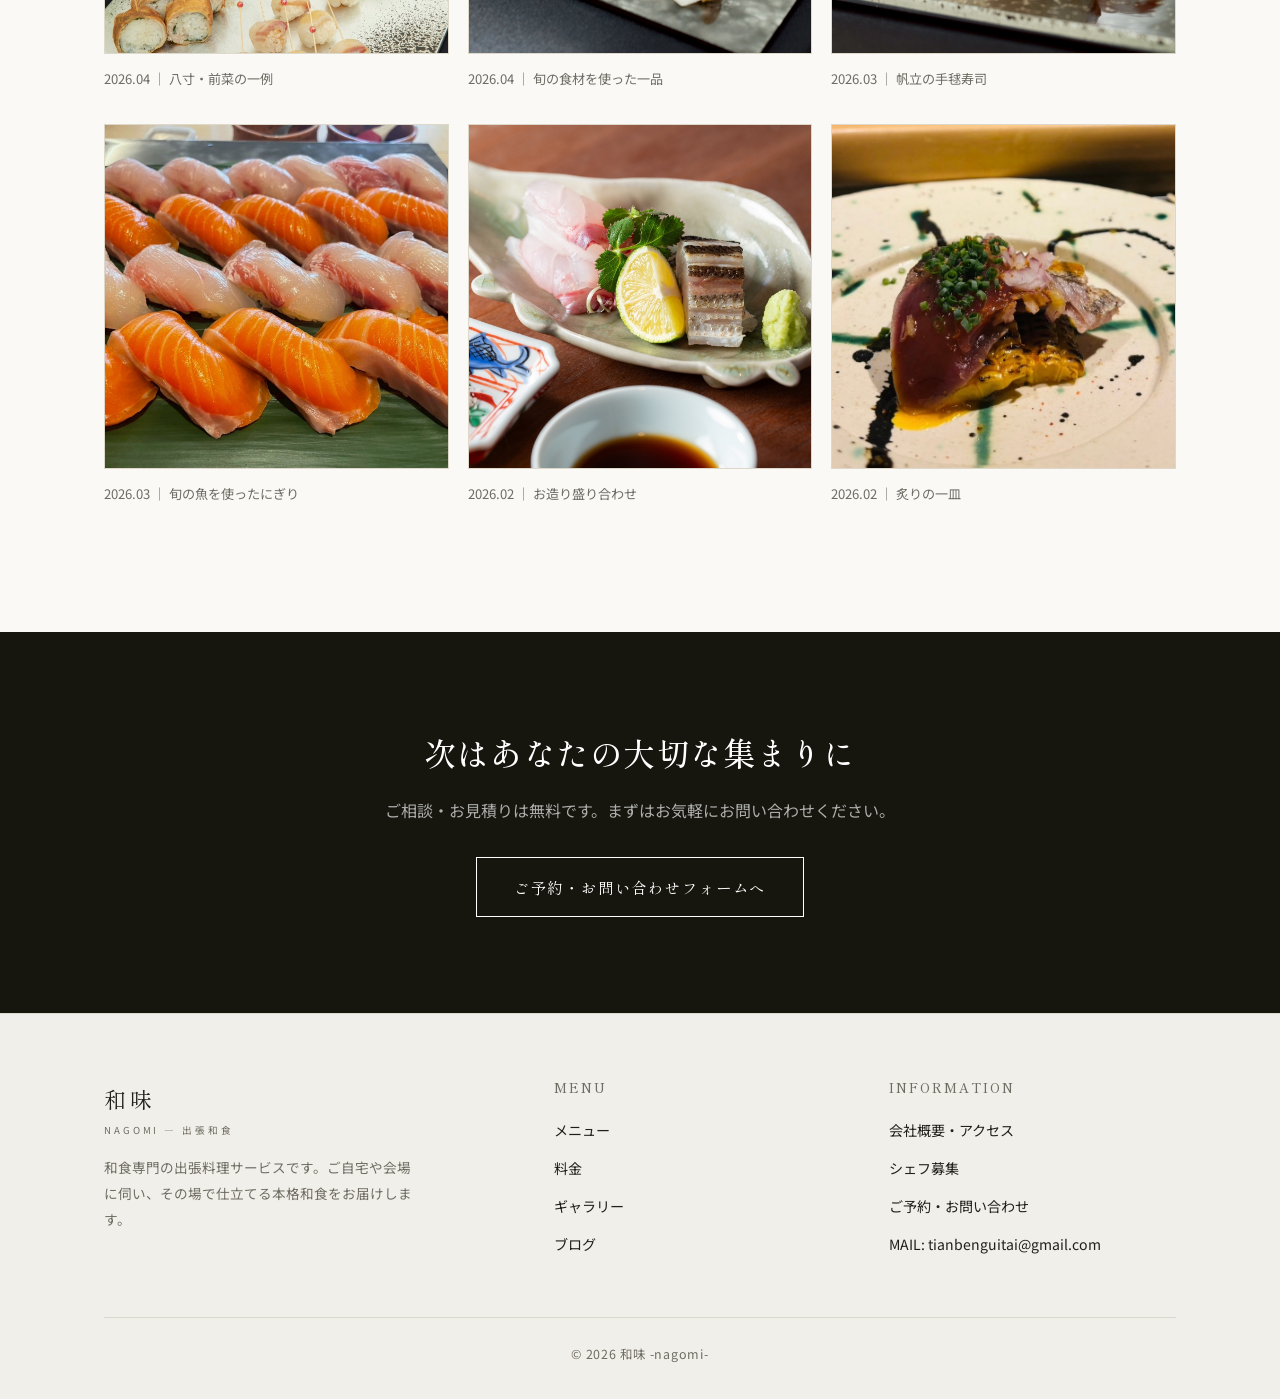
<file: gallery.html>
<!DOCTYPE html>
<html lang="ja">
<head>
<meta charset="UTF-8">
<meta name="viewport" content="width=device-width, initial-scale=1.0">
<title>ギャラリー | 出張料理・ケータリングの和味 -nagomi-</title>
<meta name="description" content="出張和食「和味-nagomi-」がこれまでにお伺いした、出張料理・ケータリングの実績ギャラリーです。記念日・法要・会社行事などでご利用いただいています。">
<link rel="canonical" href="https://nagomi-catering.com/gallery.html">
<link rel="icon" href="favicon.svg" type="image/svg+xml">
<meta property="og:type" content="website">
<meta property="og:site_name" content="和味 -nagomi-">
<meta property="og:locale" content="ja_JP">
<meta property="og:url" content="https://nagomi-catering.com/gallery.html">
<meta property="og:title" content="ギャラリー | 出張料理・ケータリングの和味 -nagomi-">
<meta property="og:description" content="出張和食「和味-nagomi-」がこれまでにお伺いした、出張料理・ケータリングの実績ギャラリーです。記念日・法要・会社行事などでご利用いただいています。">
<meta property="og:image" content="https://nagomi-catering.com/images/gallery/catering-01.jpeg">
<meta name="twitter:card" content="summary_large_image">
<meta name="twitter:title" content="ギャラリー | 出張料理・ケータリングの和味 -nagomi-">
<meta name="twitter:description" content="出張和食「和味-nagomi-」がこれまでにお伺いした、出張料理・ケータリングの実績ギャラリーです。記念日・法要・会社行事などでご利用いただいています。">
<meta name="twitter:image" content="https://nagomi-catering.com/images/gallery/catering-01.jpeg">
<link rel="preconnect" href="https://fonts.googleapis.com">
<link href="https://fonts.googleapis.com/css2?family=Shippori+Mincho:wght@400;500;600&family=Noto+Sans+JP:wght@300;400;500&display=swap" rel="stylesheet">
<link rel="stylesheet" href="css/style.css">
</head>
<body>

<header class="site-header">
  <div class="container">
    <a href="index.html" class="logo">和味<small>NAGOMI &mdash; 出張和食</small></a>
    <nav class="nav">
      <a href="index.html">ホーム</a>
      <a href="menu.html">メニュー</a>
      <a href="pricing.html">料金</a>
      <a href="gallery.html" class="active">ギャラリー</a>
      <a href="blog.html">ブログ</a>
      <a href="about.html">会社概要・アクセス</a>
      <a href="recruit.html">シェフ募集</a>
      <a href="contact.html">ご予約</a>
    </nav>
    <button class="nav-toggle" aria-label="メニューを開く">
      <span></span><span></span><span></span>
    </button>
  </div>
</header>

<section class="page-hero">
  <div class="container">
    <span class="eyebrow">GALLERY</span>
    <h1>ギャラリー</h1>
    <p>これまでにお伺いした出張実績の一部をご紹介します。</p>
  </div>
</section>

<section class="section">
  <div class="container">
    <div class="gallery-grid">

      <div class="gallery-item">
        <div class="ph square"><img src="images/gallery/catering-01.jpeg" alt="特上寿司の盛り合わせ"></div>
        <p class="caption">2026.07 ｜ 特上寿司の盛り合わせ</p>
      </div>
      <div class="gallery-item">
        <div class="ph square"><img src="images/chef/action-01.jpeg" alt="会場での盛付けの様子"></div>
        <p class="caption">2026.07 ｜ 会場での盛付けの様子</p>
      </div>
      <div class="gallery-item">
        <div class="ph square"><img src="images/gallery/catering-03.jpeg" alt="祝いの席のお料理"></div>
        <p class="caption">2026.06 ｜ 祝いの席のお料理と一献</p>
      </div>
      <div class="gallery-item">
        <div class="ph square"><img src="images/chef/action-02.jpeg" alt="出張先での調理風景"></div>
        <p class="caption">2026.06 ｜ 出張先での調理風景</p>
      </div>
      <div class="gallery-item">
        <div class="ph square"><img src="images/gallery/catering-04.jpeg" alt="パーティー会場でのお料理"></div>
        <p class="caption">2026.05 ｜ パーティー会場でのお料理と設え</p>
      </div>
      <div class="gallery-item">
        <div class="ph square"><img src="images/gallery/catering-06.jpeg" alt="盛付けの様子"></div>
        <p class="caption">2026.05 ｜ 会場での盛付けの様子</p>
      </div>
      <div class="gallery-item">
        <div class="ph square"><img src="images/gallery/catering-07.jpeg" alt="八寸・前菜の一例"></div>
        <p class="caption">2026.04 ｜ 八寸・前菜の一例</p>
      </div>
      <div class="gallery-item">
        <div class="ph square"><img src="images/gallery/catering-09.jpeg" alt="旬の食材を使った一品"></div>
        <p class="caption">2026.04 ｜ 旬の食材を使った一品</p>
      </div>
      <div class="gallery-item">
        <div class="ph square"><img src="images/gallery/catering-10.jpeg" alt="帆立の手毬寿司"></div>
        <p class="caption">2026.03 ｜ 帆立の手毬寿司</p>
      </div>
      <div class="gallery-item">
        <div class="ph square"><img src="images/gallery/catering-02.jpeg" alt="旬のにぎり"></div>
        <p class="caption">2026.03 ｜ 旬の魚を使ったにぎり</p>
      </div>
      <div class="gallery-item">
        <div class="ph square"><img src="images/chef/gallery-03.jpeg" alt="お造り盛り合わせ"></div>
        <p class="caption">2026.02 ｜ お造り盛り合わせ</p>
      </div>
      <div class="gallery-item">
        <div class="ph square"><img src="images/chef/gallery-04.jpeg" alt="焼き物の一皿"></div>
        <p class="caption">2026.02 ｜ 炙りの一皿</p>
      </div>

    </div>
  </div>
</section>

<section class="cta">
  <div class="container">
    <h2>次はあなたの大切な集まりに</h2>
    <p>ご相談・お見積りは無料です。まずはお気軽にお問い合わせください。</p>
    <a href="contact.html" class="btn">ご予約・お問い合わせフォームへ</a>
  </div>
</section>

<footer class="site-footer">
  <div class="container">
    <div class="footer-grid">
      <div class="footer-brand">
        <a href="index.html" class="logo">和味<small>NAGOMI &mdash; 出張和食</small></a>
        <p>和食専門の出張料理サービスです。ご自宅や会場に伺い、その場で仕立てる本格和食をお届けします。</p>
      </div>
      <div class="footer-col">
        <h4>MENU</h4>
        <ul>
          <li><a href="menu.html">メニュー</a></li>
          <li><a href="pricing.html">料金</a></li>
          <li><a href="gallery.html">ギャラリー</a></li>
          <li><a href="blog.html">ブログ</a></li>
        </ul>
      </div>
      <div class="footer-col">
        <h4>INFORMATION</h4>
        <ul>
          <li><a href="about.html">会社概要・アクセス</a></li>
          <li><a href="recruit.html">シェフ募集</a></li>
          <li><a href="contact.html">ご予約・お問い合わせ</a></li>
          <li>MAIL: tianbenguitai@gmail.com</li>
        </ul>
      </div>
    </div>
    <div class="footer-bottom">
      &copy; <span data-year></span> 和味 -nagomi-
    </div>
  </div>
</footer>

<script src="js/main.js"></script>
</body>
</html>
</file>
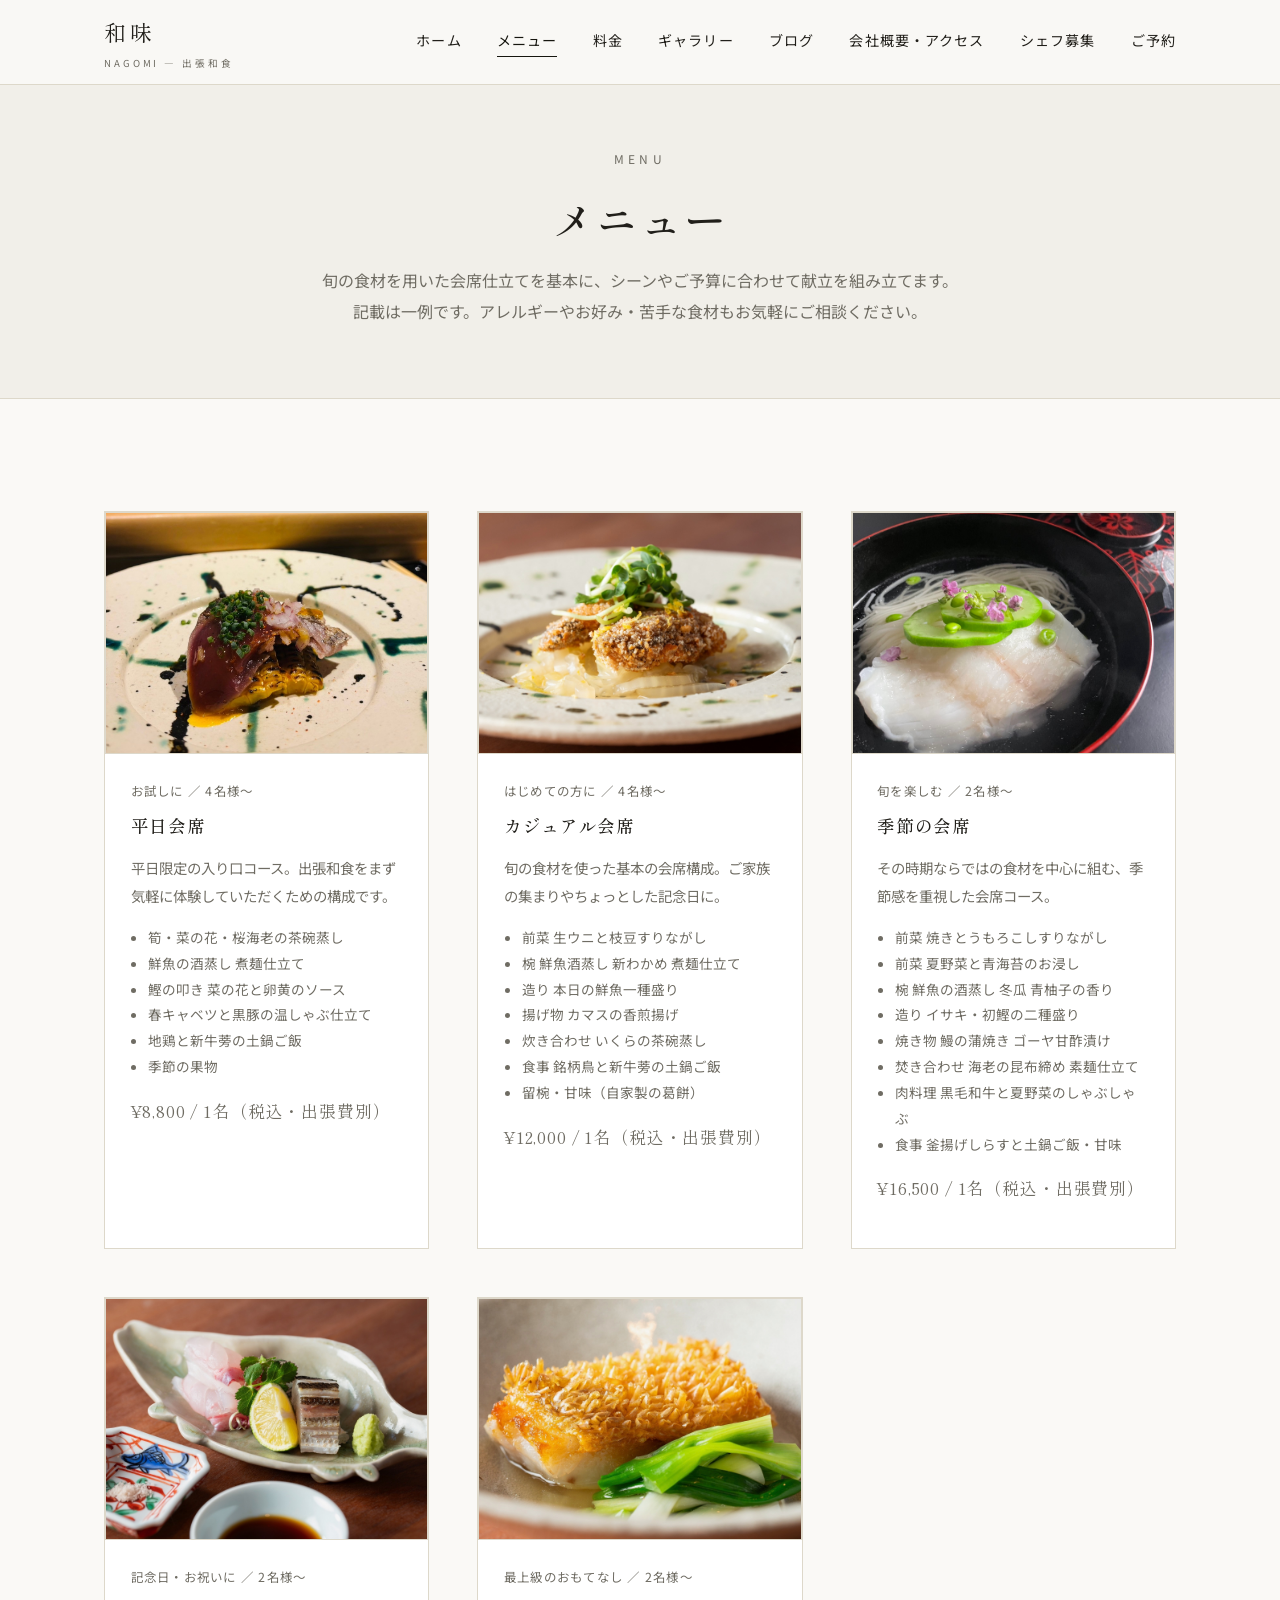
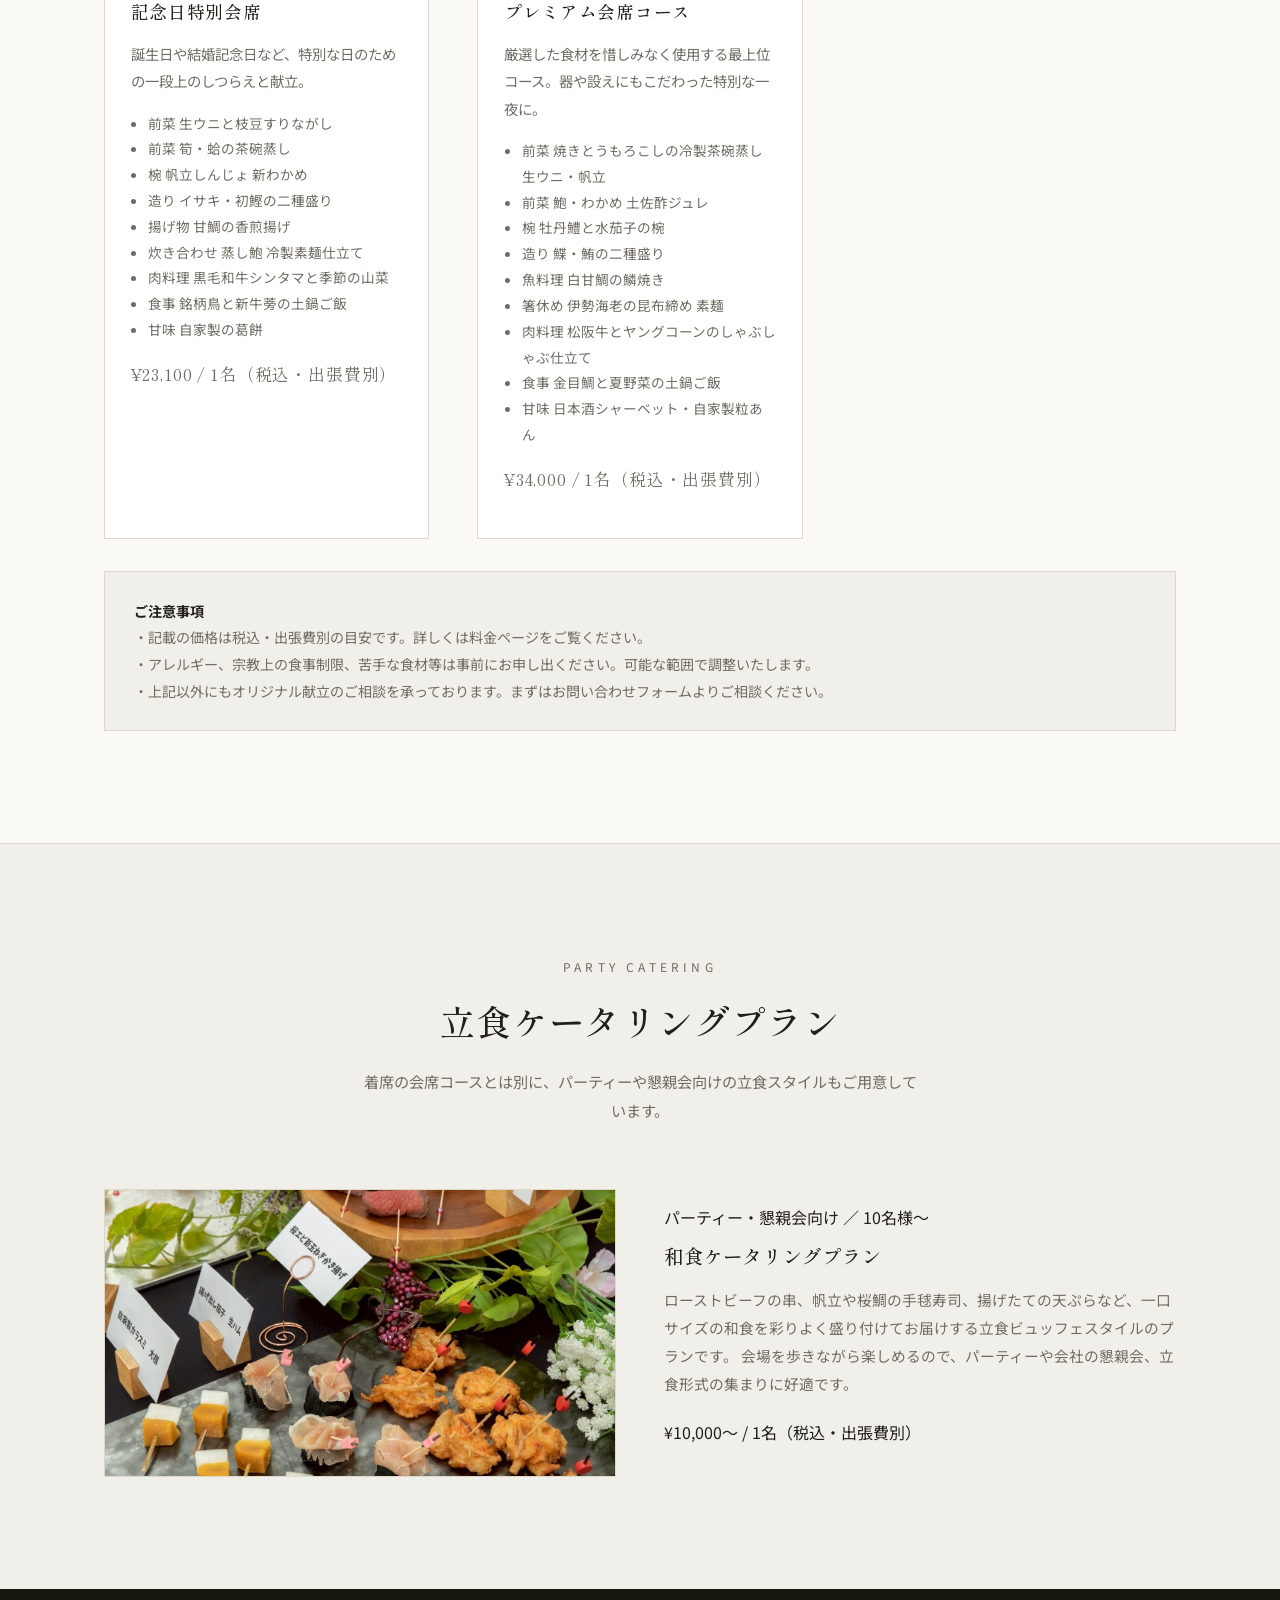
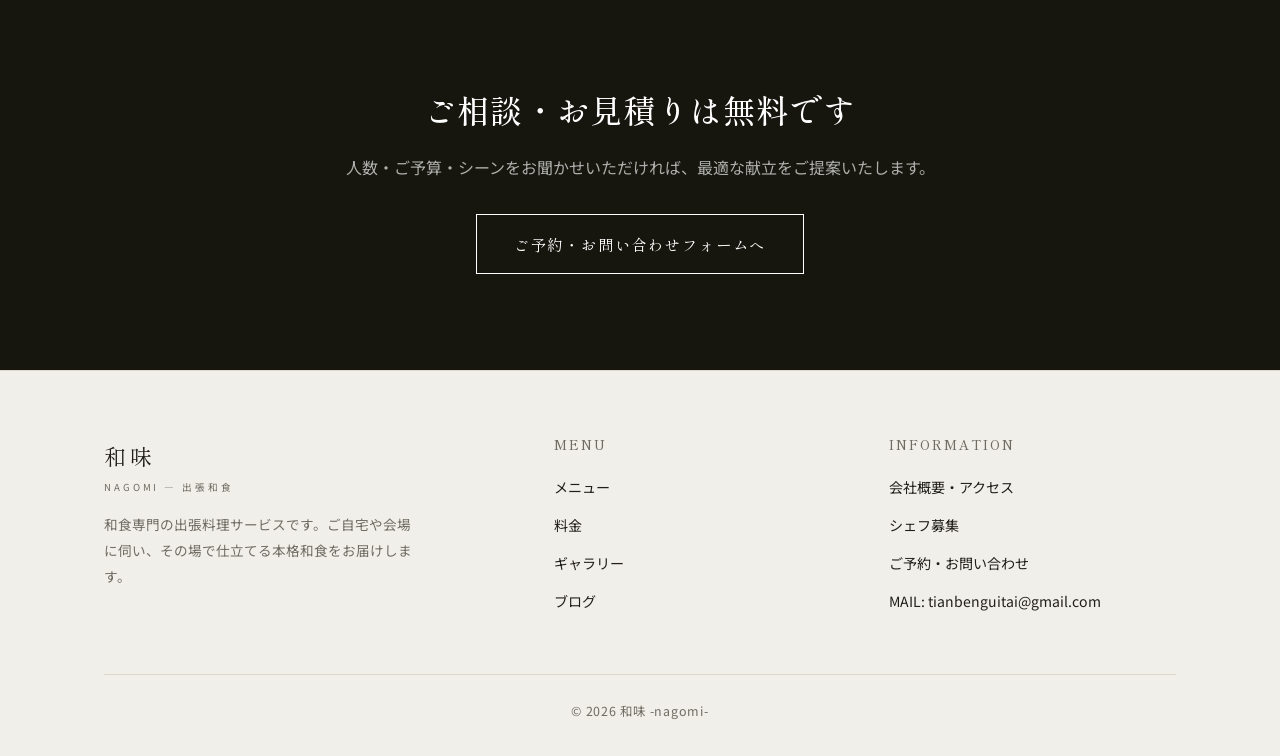
<file: menu.html>
<!DOCTYPE html>
<html lang="ja">
<head>
<meta charset="UTF-8">
<meta name="viewport" content="width=device-width, initial-scale=1.0">
<title>メニュー | 出張料理・ケータリングの和味 -nagomi-</title>
<meta name="description" content="出張和食「和味-nagomi-」のコース紹介。平日会席、季節の会席、記念日特別会席、プレミアム会席、立食ケータリングまで、出張料理のシーンに合わせた献立をご用意しています。">
<link rel="canonical" href="https://nagomi-catering.com/menu.html">
<link rel="icon" href="favicon.svg" type="image/svg+xml">
<meta property="og:type" content="website">
<meta property="og:site_name" content="和味 -nagomi-">
<meta property="og:locale" content="ja_JP">
<meta property="og:url" content="https://nagomi-catering.com/menu.html">
<meta property="og:title" content="メニュー | 出張料理・ケータリングの和味 -nagomi-">
<meta property="og:description" content="出張和食「和味-nagomi-」のコース紹介。平日会席、季節の会席、記念日特別会席、プレミアム会席、立食ケータリングまで、出張料理のシーンに合わせた献立をご用意しています。">
<meta property="og:image" content="https://nagomi-catering.com/images/dishes/dish-19.jpeg">
<meta name="twitter:card" content="summary_large_image">
<meta name="twitter:title" content="メニュー | 出張料理・ケータリングの和味 -nagomi-">
<meta name="twitter:description" content="出張和食「和味-nagomi-」のコース紹介。平日会席、季節の会席、記念日特別会席、プレミアム会席、立食ケータリングまで、出張料理のシーンに合わせた献立をご用意しています。">
<meta name="twitter:image" content="https://nagomi-catering.com/images/dishes/dish-19.jpeg">
<link rel="preconnect" href="https://fonts.googleapis.com">
<link href="https://fonts.googleapis.com/css2?family=Shippori+Mincho:wght@400;500;600&family=Noto+Sans+JP:wght@300;400;500&display=swap" rel="stylesheet">
<link rel="stylesheet" href="css/style.css">
</head>
<body>

<header class="site-header">
  <div class="container">
    <a href="index.html" class="logo">和味<small>NAGOMI &mdash; 出張和食</small></a>
    <nav class="nav">
      <a href="index.html">ホーム</a>
      <a href="menu.html" class="active">メニュー</a>
      <a href="pricing.html">料金</a>
      <a href="gallery.html">ギャラリー</a>
      <a href="blog.html">ブログ</a>
      <a href="about.html">会社概要・アクセス</a>
      <a href="recruit.html">シェフ募集</a>
      <a href="contact.html">ご予約</a>
    </nav>
    <button class="nav-toggle" aria-label="メニューを開く">
      <span></span><span></span><span></span>
    </button>
  </div>
</header>

<section class="page-hero">
  <div class="container">
    <span class="eyebrow">MENU</span>
    <h1>メニュー</h1>
    <p>旬の食材を用いた会席仕立てを基本に、シーンやご予算に合わせて献立を組み立てます。<br>記載は一例です。アレルギーやお好み・苦手な食材もお気軽にご相談ください。</p>
  </div>
</section>

<section class="section">
  <div class="container">
    <div class="grid grid-3">

      <div class="card">
        <div class="ph"><img src="images/dishes/dish-03.jpeg" alt="平日会席"></div>
        <div class="card-body">
          <span class="meta">お試しに ／ 4名様〜</span>
          <h3>平日会席</h3>
          <p>平日限定の入り口コース。出張和食をまず気軽に体験していただくための構成です。</p>
          <ul style="font-size:0.85rem; color:var(--color-text-muted); margin-top:1rem; padding-left:1.1rem; list-style:disc;">
            <li>筍・菜の花・桜海老の茶碗蒸し</li>
            <li>鮮魚の酒蒸し 煮麺仕立て</li>
            <li>鰹の叩き 菜の花と卵黄のソース</li>
            <li>春キャベツと黒豚の温しゃぶ仕立て</li>
            <li>地鶏と新牛蒡の土鍋ご飯</li>
            <li>季節の果物</li>
          </ul>
          <p class="price">¥8,800 / 1名（税込・出張費別）</p>
        </div>
      </div>

      <div class="card">
        <div class="ph"><img src="images/dishes/dish-30.jpeg" alt="カジュアル会席"></div>
        <div class="card-body">
          <span class="meta">はじめての方に ／ 4名様〜</span>
          <h3>カジュアル会席</h3>
          <p>旬の食材を使った基本の会席構成。ご家族の集まりやちょっとした記念日に。</p>
          <ul style="font-size:0.85rem; color:var(--color-text-muted); margin-top:1rem; padding-left:1.1rem; list-style:disc;">
            <li>前菜 生ウニと枝豆すりながし</li>
            <li>椀 鮮魚酒蒸し 新わかめ 煮麺仕立て</li>
            <li>造り 本日の鮮魚一種盛り</li>
            <li>揚げ物 カマスの香煎揚げ</li>
            <li>炊き合わせ いくらの茶碗蒸し</li>
            <li>食事 銘柄鳥と新牛蒡の土鍋ご飯</li>
            <li>留椀・甘味（自家製の葛餅）</li>
          </ul>
          <p class="price">¥12,000 / 1名（税込・出張費別）</p>
        </div>
      </div>

      <div class="card">
        <div class="ph"><img src="images/dishes/dish-19.jpeg" alt="季節の会席"></div>
        <div class="card-body">
          <span class="meta">旬を楽しむ ／ 2名様〜</span>
          <h3>季節の会席</h3>
          <p>その時期ならではの食材を中心に組む、季節感を重視した会席コース。</p>
          <ul style="font-size:0.85rem; color:var(--color-text-muted); margin-top:1rem; padding-left:1.1rem; list-style:disc;">
            <li>前菜 焼きとうもろこしすりながし</li>
            <li>前菜 夏野菜と青海苔のお浸し</li>
            <li>椀 鮮魚の酒蒸し 冬瓜 青柚子の香り</li>
            <li>造り イサキ・初鰹の二種盛り</li>
            <li>焼き物 鰻の蒲焼き ゴーヤ甘酢漬け</li>
            <li>焚き合わせ 海老の昆布締め 素麺仕立て</li>
            <li>肉料理 黒毛和牛と夏野菜のしゃぶしゃぶ</li>
            <li>食事 釜揚げしらすと土鍋ご飯・甘味</li>
          </ul>
          <p class="price">¥16,500 / 1名（税込・出張費別）</p>
        </div>
      </div>

      <div class="card">
        <div class="ph"><img src="images/dishes/dish-34.jpeg" alt="記念日特別会席"></div>
        <div class="card-body">
          <span class="meta">記念日・お祝いに ／ 2名様〜</span>
          <h3>記念日特別会席</h3>
          <p>誕生日や結婚記念日など、特別な日のための一段上のしつらえと献立。</p>
          <ul style="font-size:0.85rem; color:var(--color-text-muted); margin-top:1rem; padding-left:1.1rem; list-style:disc;">
            <li>前菜 生ウニと枝豆すりながし</li>
            <li>前菜 筍・蛤の茶碗蒸し</li>
            <li>椀 帆立しんじょ 新わかめ</li>
            <li>造り イサキ・初鰹の二種盛り</li>
            <li>揚げ物 甘鯛の香煎揚げ</li>
            <li>炊き合わせ 蒸し鮑 冷製素麺仕立て</li>
            <li>肉料理 黒毛和牛シンタマと季節の山菜</li>
            <li>食事 銘柄鳥と新牛蒡の土鍋ご飯</li>
            <li>甘味 自家製の葛餅</li>
          </ul>
          <p class="price">¥23,100 / 1名（税込・出張費別）</p>
        </div>
      </div>

      <div class="card">
        <div class="ph"><img src="images/dishes/dish-28.jpeg" alt="プレミアム会席コース"></div>
        <div class="card-body">
          <span class="meta">最上級のおもてなし ／ 2名様〜</span>
          <h3>プレミアム会席コース</h3>
          <p>厳選した食材を惜しみなく使用する最上位コース。器や設えにもこだわった特別な一夜に。</p>
          <ul style="font-size:0.85rem; color:var(--color-text-muted); margin-top:1rem; padding-left:1.1rem; list-style:disc;">
            <li>前菜 焼きとうもろこしの冷製茶碗蒸し 生ウニ・帆立</li>
            <li>前菜 鮑・わかめ 土佐酢ジュレ</li>
            <li>椀 牡丹鱧と水茄子の椀</li>
            <li>造り 鰈・鮪の二種盛り</li>
            <li>魚料理 白甘鯛の鱗焼き</li>
            <li>箸休め 伊勢海老の昆布締め 素麺</li>
            <li>肉料理 松阪牛とヤングコーンのしゃぶしゃぶ仕立て</li>
            <li>食事 金目鯛と夏野菜の土鍋ご飯</li>
            <li>甘味 日本酒シャーベット・自家製粒あん</li>
          </ul>
          <p class="price">¥34,000 / 1名（税込・出張費別）</p>
        </div>
      </div>

    </div>

    <div class="note-box">
      <strong>ご注意事項</strong><br>
      ・記載の価格は税込・出張費別の目安です。詳しくは<a href="pricing.html">料金ページ</a>をご覧ください。<br>
      ・アレルギー、宗教上の食事制限、苦手な食材等は事前にお申し出ください。可能な範囲で調整いたします。<br>
      ・上記以外にもオリジナル献立のご相談を承っております。まずは<a href="contact.html">お問い合わせフォーム</a>よりご相談ください。
    </div>
  </div>
</section>

<section class="section section-alt section-border-top">
  <div class="container">
    <div class="section-head">
      <span class="eyebrow">PARTY CATERING</span>
      <h2>立食ケータリングプラン</h2>
      <p>着席の会席コースとは別に、パーティーや懇親会向けの立食スタイルもご用意しています。</p>
    </div>
    <div class="grid grid-2" style="align-items:center;">
      <div class="ph wide"><img src="images/catering-hp/chp-13.jpeg" alt="立食ケータリングプラン"></div>
      <div>
        <span class="meta">パーティー・懇親会向け ／ 10名様〜</span>
        <h3 style="font-size:1.2rem; margin:0.6rem 0 1rem;">和食ケータリングプラン</h3>
        <p style="color:var(--color-text-muted); font-size:0.92rem;">
          ローストビーフの串、帆立や桜鯛の手毬寿司、揚げたての天ぷらなど、一口サイズの和食を彩りよく盛り付けてお届けする立食ビュッフェスタイルのプランです。
          会場を歩きながら楽しめるので、パーティーや会社の懇親会、立食形式の集まりに好適です。
        </p>
        <p class="price" style="margin-top:1.2rem;">¥10,000〜 / 1名（税込・出張費別）</p>
      </div>
    </div>
  </div>
</section>

<section class="cta">
  <div class="container">
    <h2>ご相談・お見積りは無料です</h2>
    <p>人数・ご予算・シーンをお聞かせいただければ、最適な献立をご提案いたします。</p>
    <a href="contact.html" class="btn">ご予約・お問い合わせフォームへ</a>
  </div>
</section>

<footer class="site-footer">
  <div class="container">
    <div class="footer-grid">
      <div class="footer-brand">
        <a href="index.html" class="logo">和味<small>NAGOMI &mdash; 出張和食</small></a>
        <p>和食専門の出張料理サービスです。ご自宅や会場に伺い、その場で仕立てる本格和食をお届けします。</p>
      </div>
      <div class="footer-col">
        <h4>MENU</h4>
        <ul>
          <li><a href="menu.html">メニュー</a></li>
          <li><a href="pricing.html">料金</a></li>
          <li><a href="gallery.html">ギャラリー</a></li>
          <li><a href="blog.html">ブログ</a></li>
        </ul>
      </div>
      <div class="footer-col">
        <h4>INFORMATION</h4>
        <ul>
          <li><a href="about.html">会社概要・アクセス</a></li>
          <li><a href="recruit.html">シェフ募集</a></li>
          <li><a href="contact.html">ご予約・お問い合わせ</a></li>
          <li>MAIL: tianbenguitai@gmail.com</li>
        </ul>
      </div>
    </div>
    <div class="footer-bottom">
      &copy; <span data-year></span> 和味 -nagomi-
    </div>
  </div>
</footer>

<script src="js/main.js"></script>
</body>
</html>
</file>
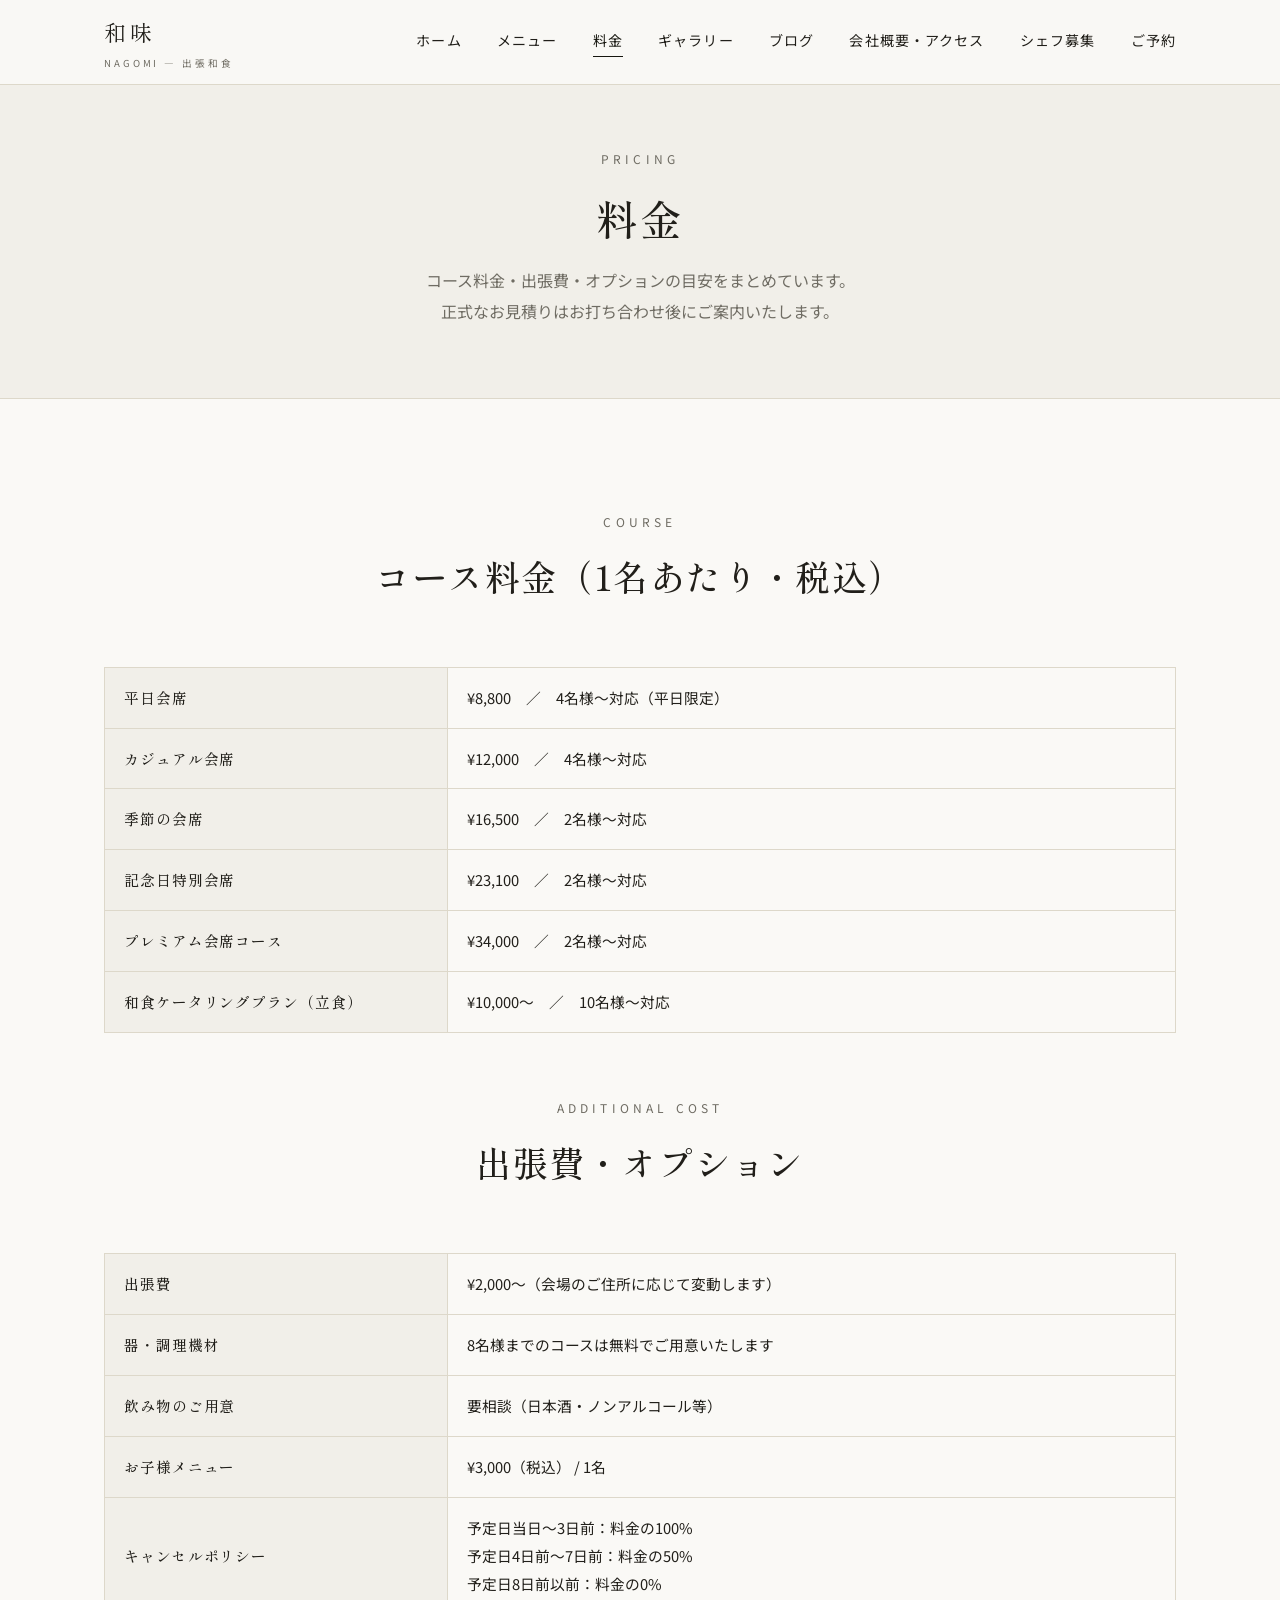
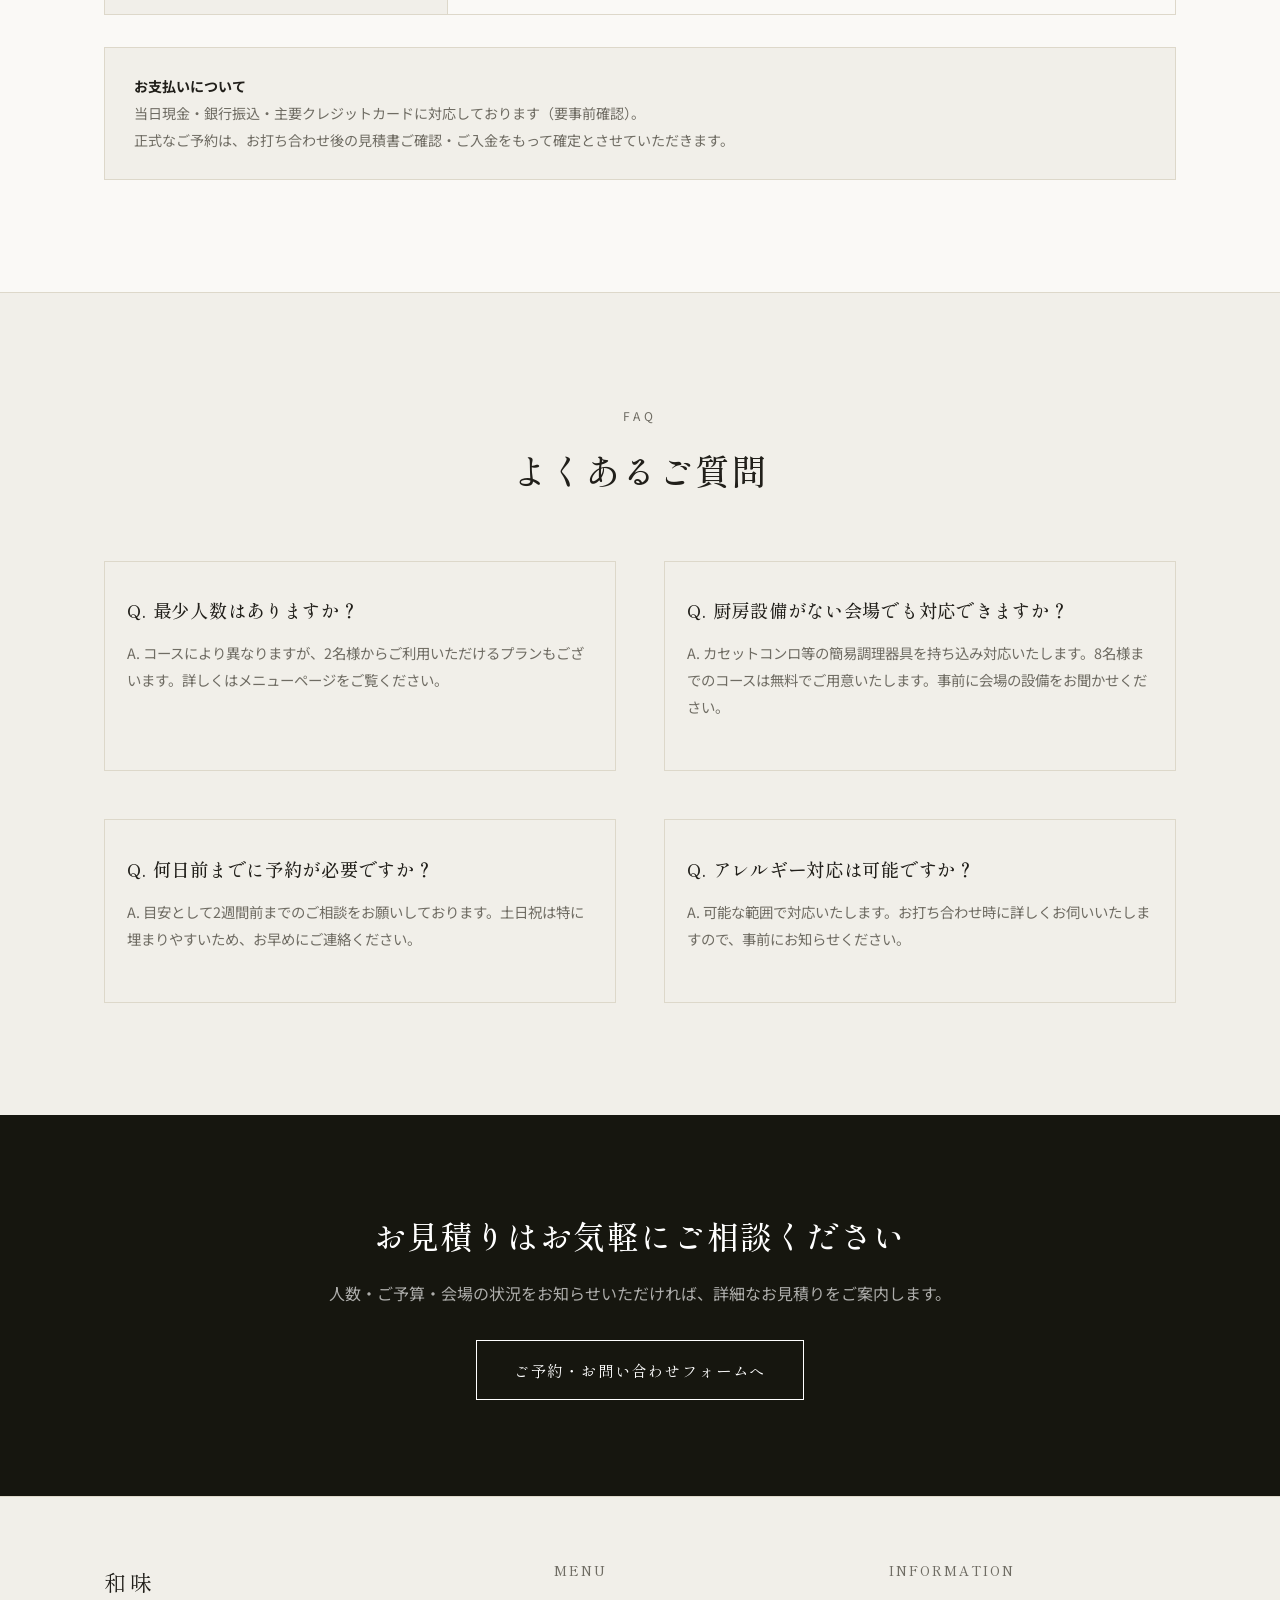
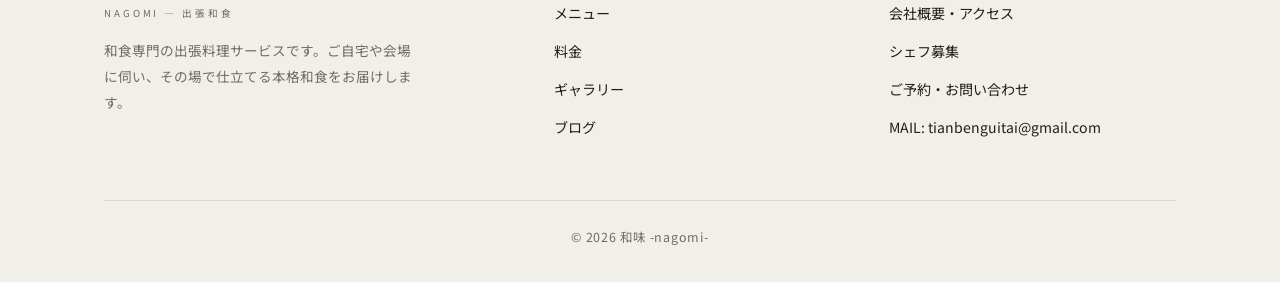
<file: pricing.html>
<!DOCTYPE html>
<html lang="ja">
<head>
<meta charset="UTF-8">
<meta name="viewport" content="width=device-width, initial-scale=1.0">
<title>料金 | 出張料理・ケータリングの和味 -nagomi-</title>
<meta name="description" content="出張和食「和味-nagomi-」の料金表。出張料理・ケータリングのコース料金、出張費、オプション料金、よくあるご質問をまとめています。">
<link rel="canonical" href="https://nagomi-catering.com/pricing.html">
<link rel="icon" href="favicon.svg" type="image/svg+xml">
<meta property="og:type" content="website">
<meta property="og:site_name" content="和味 -nagomi-">
<meta property="og:locale" content="ja_JP">
<meta property="og:url" content="https://nagomi-catering.com/pricing.html">
<meta property="og:title" content="料金 | 出張料理・ケータリングの和味 -nagomi-">
<meta property="og:description" content="出張和食「和味-nagomi-」の料金表。出張料理・ケータリングのコース料金、出張費、オプション料金、よくあるご質問をまとめています。">
<meta property="og:image" content="https://nagomi-catering.com/images/gallery/catering-03.jpeg">
<meta name="twitter:card" content="summary_large_image">
<meta name="twitter:title" content="料金 | 出張料理・ケータリングの和味 -nagomi-">
<meta name="twitter:description" content="出張和食「和味-nagomi-」の料金表。出張料理・ケータリングのコース料金、出張費、オプション料金、よくあるご質問をまとめています。">
<meta name="twitter:image" content="https://nagomi-catering.com/images/gallery/catering-03.jpeg">
<link rel="preconnect" href="https://fonts.googleapis.com">
<link href="https://fonts.googleapis.com/css2?family=Shippori+Mincho:wght@400;500;600&family=Noto+Sans+JP:wght@300;400;500&display=swap" rel="stylesheet">
<link rel="stylesheet" href="css/style.css">
</head>
<body>

<header class="site-header">
  <div class="container">
    <a href="index.html" class="logo">和味<small>NAGOMI &mdash; 出張和食</small></a>
    <nav class="nav">
      <a href="index.html">ホーム</a>
      <a href="menu.html">メニュー</a>
      <a href="pricing.html" class="active">料金</a>
      <a href="gallery.html">ギャラリー</a>
      <a href="blog.html">ブログ</a>
      <a href="about.html">会社概要・アクセス</a>
      <a href="recruit.html">シェフ募集</a>
      <a href="contact.html">ご予約</a>
    </nav>
    <button class="nav-toggle" aria-label="メニューを開く">
      <span></span><span></span><span></span>
    </button>
  </div>
</header>

<section class="page-hero">
  <div class="container">
    <span class="eyebrow">PRICING</span>
    <h1>料金</h1>
    <p>コース料金・出張費・オプションの目安をまとめています。<br>正式なお見積りはお打ち合わせ後にご案内いたします。</p>
  </div>
</section>

<section class="section">
  <div class="container">
    <div class="section-head">
      <span class="eyebrow">COURSE</span>
      <h2>コース料金（1名あたり・税込）</h2>
    </div>
    <div class="table-wrap">
      <table class="price-table">
        <tr><th>平日会席</th><td>¥8,800　／　4名様〜対応（平日限定）</td></tr>
        <tr><th>カジュアル会席</th><td>¥12,000　／　4名様〜対応</td></tr>
        <tr><th>季節の会席</th><td>¥16,500　／　2名様〜対応</td></tr>
        <tr><th>記念日特別会席</th><td>¥23,100　／　2名様〜対応</td></tr>
        <tr><th>プレミアム会席コース</th><td>¥34,000　／　2名様〜対応</td></tr>
        <tr><th>和食ケータリングプラン（立食）</th><td>¥10,000〜　／　10名様〜対応</td></tr>
      </table>
    </div>

    <div class="section-head" style="margin-top:4rem;">
      <span class="eyebrow">ADDITIONAL COST</span>
      <h2>出張費・オプション</h2>
    </div>
    <div class="table-wrap">
      <table class="price-table">
        <tr><th>出張費</th><td>¥2,000〜（会場のご住所に応じて変動します）</td></tr>
        <tr><th>器・調理機材</th><td>8名様までのコースは無料でご用意いたします</td></tr>
        <tr><th>飲み物のご用意</th><td>要相談（日本酒・ノンアルコール等）</td></tr>
        <tr><th>お子様メニュー</th><td>¥3,000（税込） / 1名</td></tr>
        <tr><th>キャンセルポリシー</th><td>
          予定日当日〜3日前：料金の100%<br>
          予定日4日前〜7日前：料金の50%<br>
          予定日8日前以前：料金の0%
        </td></tr>
      </table>
    </div>

    <div class="note-box">
      <strong>お支払いについて</strong><br>
      当日現金・銀行振込・主要クレジットカードに対応しております（要事前確認）。<br>
      正式なご予約は、お打ち合わせ後の見積書ご確認・ご入金をもって確定とさせていただきます。
    </div>
  </div>
</section>

<section class="section section-alt section-border-top">
  <div class="container">
    <div class="section-head">
      <span class="eyebrow">FAQ</span>
      <h2>よくあるご質問</h2>
    </div>
    <div class="grid grid-2">
      <div class="feature" style="text-align:left;">
        <h3>Q. 最少人数はありますか？</h3>
        <p>A. コースにより異なりますが、2名様からご利用いただけるプランもございます。詳しくは<a href="menu.html">メニューページ</a>をご覧ください。</p>
      </div>
      <div class="feature" style="text-align:left;">
        <h3>Q. 厨房設備がない会場でも対応できますか？</h3>
        <p>A. カセットコンロ等の簡易調理器具を持ち込み対応いたします。8名様までのコースは無料でご用意いたします。事前に会場の設備をお聞かせください。</p>
      </div>
      <div class="feature" style="text-align:left;">
        <h3>Q. 何日前までに予約が必要ですか？</h3>
        <p>A. 目安として2週間前までのご相談をお願いしております。土日祝は特に埋まりやすいため、お早めにご連絡ください。</p>
      </div>
      <div class="feature" style="text-align:left;">
        <h3>Q. アレルギー対応は可能ですか？</h3>
        <p>A. 可能な範囲で対応いたします。お打ち合わせ時に詳しくお伺いいたしますので、事前にお知らせください。</p>
      </div>
    </div>
  </div>
</section>

<section class="cta">
  <div class="container">
    <h2>お見積りはお気軽にご相談ください</h2>
    <p>人数・ご予算・会場の状況をお知らせいただければ、詳細なお見積りをご案内します。</p>
    <a href="contact.html" class="btn">ご予約・お問い合わせフォームへ</a>
  </div>
</section>

<footer class="site-footer">
  <div class="container">
    <div class="footer-grid">
      <div class="footer-brand">
        <a href="index.html" class="logo">和味<small>NAGOMI &mdash; 出張和食</small></a>
        <p>和食専門の出張料理サービスです。ご自宅や会場に伺い、その場で仕立てる本格和食をお届けします。</p>
      </div>
      <div class="footer-col">
        <h4>MENU</h4>
        <ul>
          <li><a href="menu.html">メニュー</a></li>
          <li><a href="pricing.html">料金</a></li>
          <li><a href="gallery.html">ギャラリー</a></li>
          <li><a href="blog.html">ブログ</a></li>
        </ul>
      </div>
      <div class="footer-col">
        <h4>INFORMATION</h4>
        <ul>
          <li><a href="about.html">会社概要・アクセス</a></li>
          <li><a href="recruit.html">シェフ募集</a></li>
          <li><a href="contact.html">ご予約・お問い合わせ</a></li>
          <li>MAIL: tianbenguitai@gmail.com</li>
        </ul>
      </div>
    </div>
    <div class="footer-bottom">
      &copy; <span data-year></span> 和味 -nagomi-
    </div>
  </div>
</footer>

<script src="js/main.js"></script>
</body>
</html>
</file>
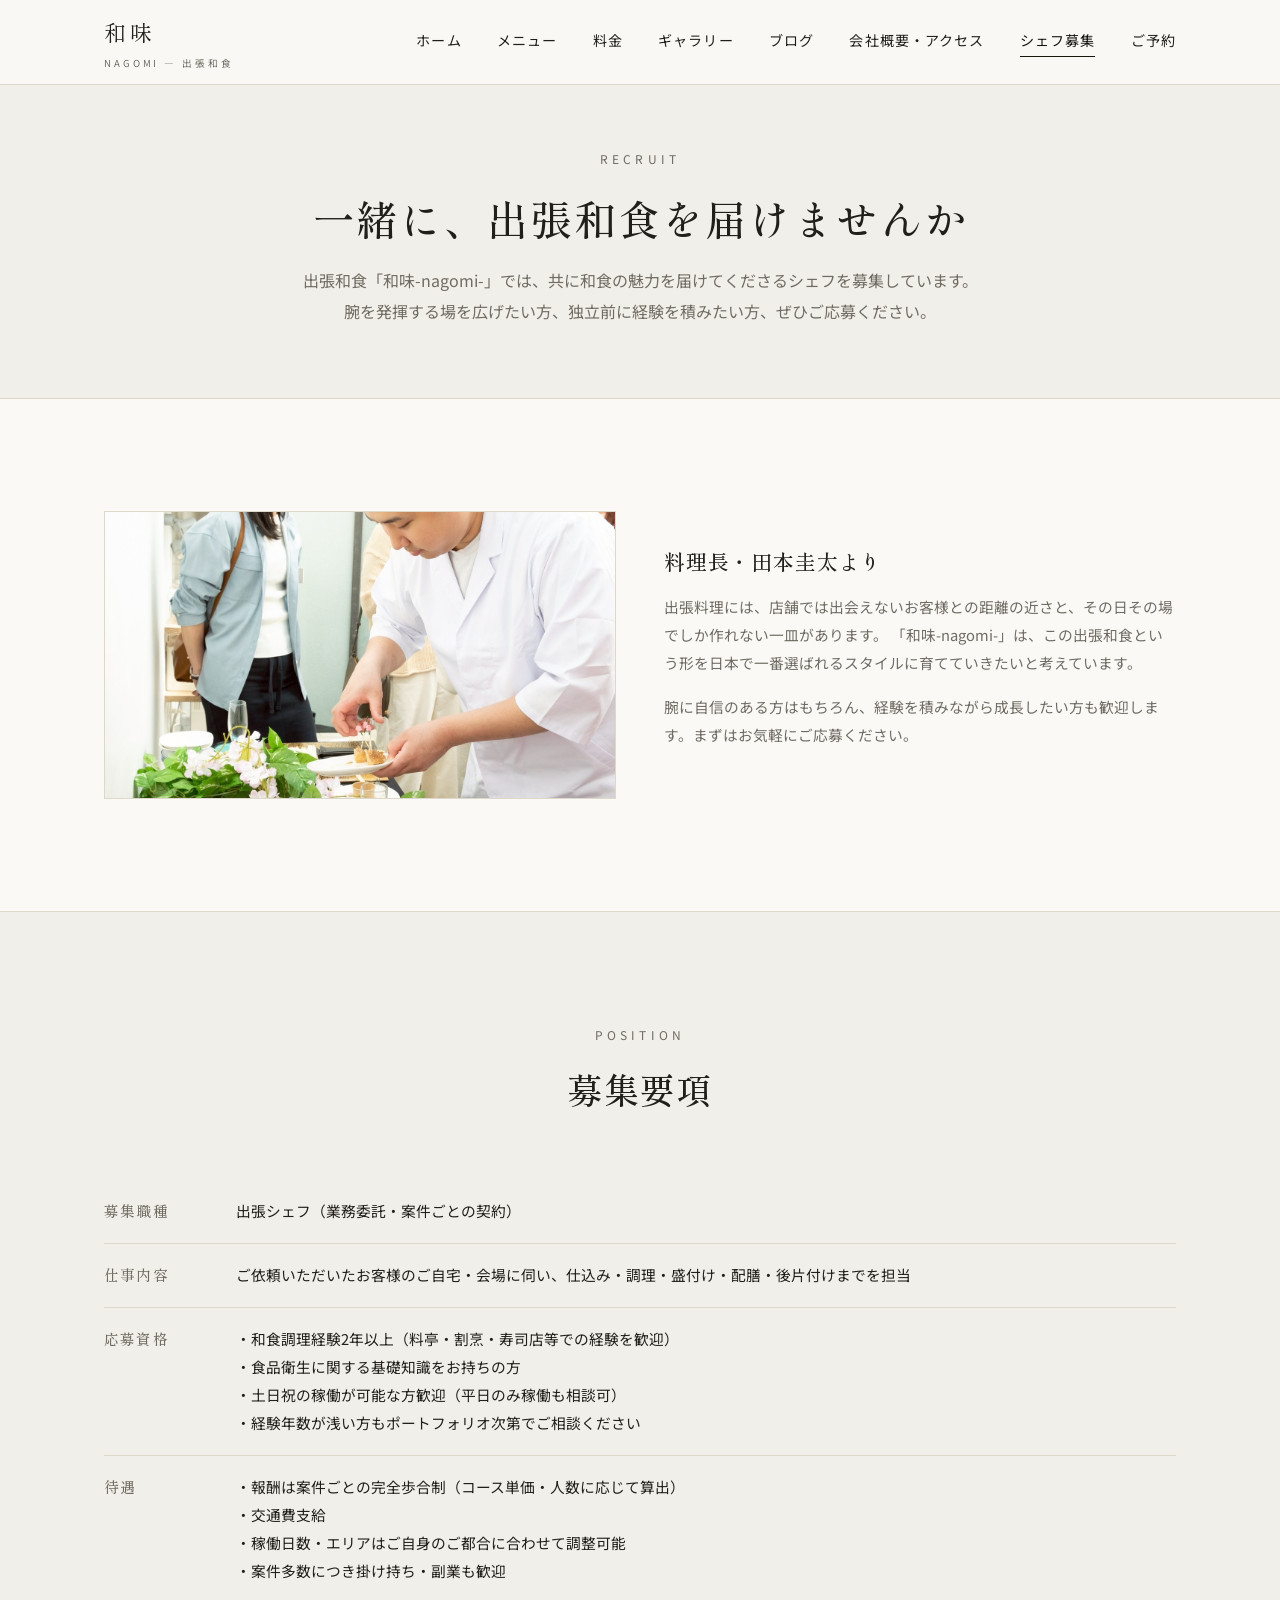
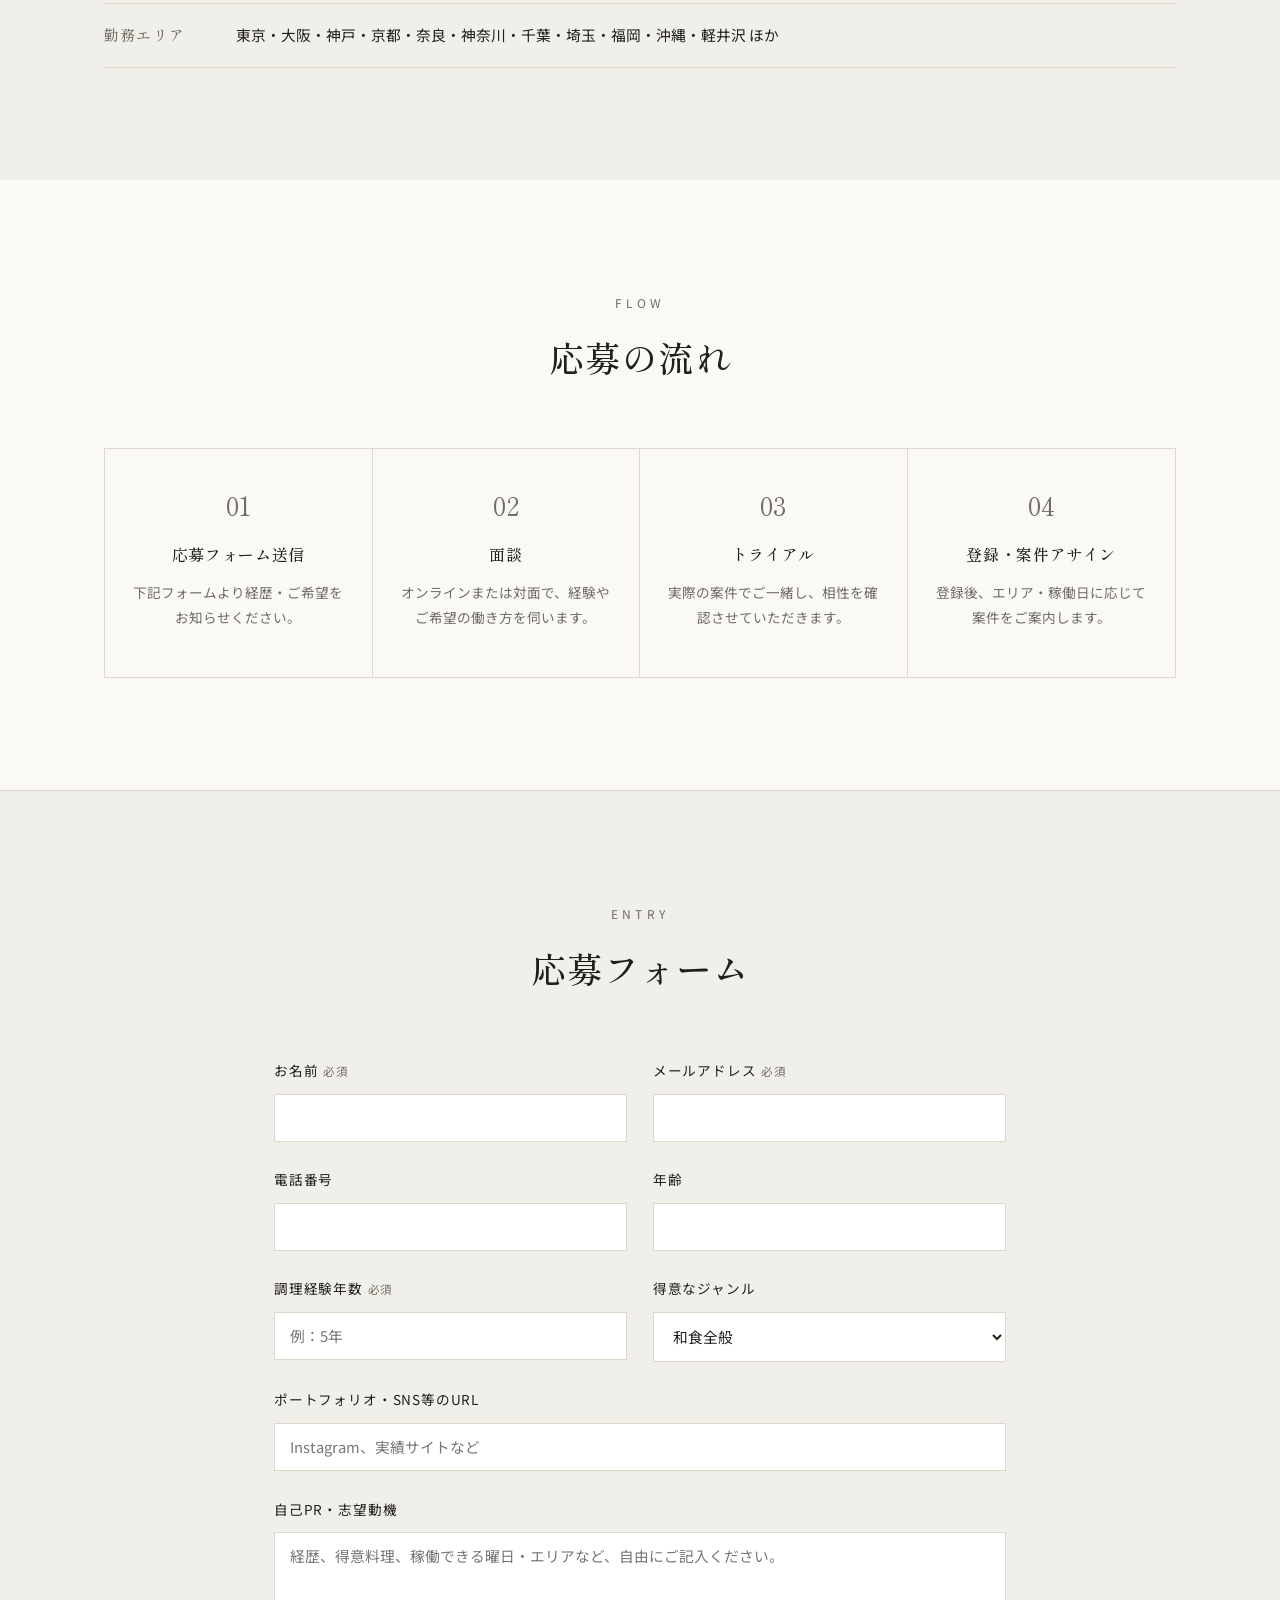
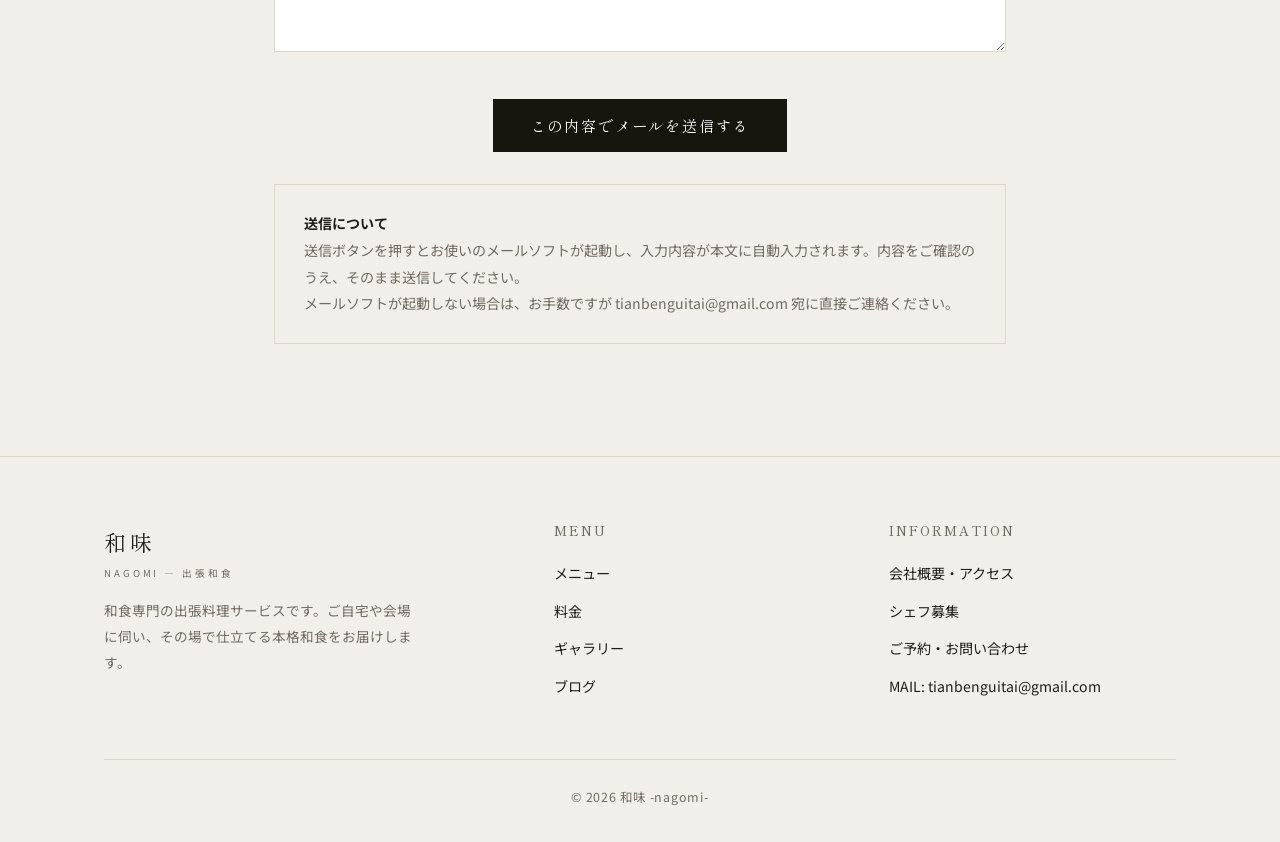
<file: recruit.html>
<!DOCTYPE html>
<html lang="ja">
<head>
<meta charset="UTF-8">
<meta name="viewport" content="width=device-width, initial-scale=1.0">
<title>シェフ募集 | 和味 -nagomi- 出張和食</title>
<meta name="description" content="出張和食「和味-nagomi-」では、共に和食の魅力を届けてくださるシェフを募集しています。募集要項・待遇・応募フォームはこちら。">
<link rel="canonical" href="https://nagomi-catering.com/recruit.html">
<link rel="icon" href="favicon.svg" type="image/svg+xml">
<meta property="og:type" content="website">
<meta property="og:site_name" content="和味 -nagomi-">
<meta property="og:locale" content="ja_JP">
<meta property="og:url" content="https://nagomi-catering.com/recruit.html">
<meta property="og:title" content="シェフ募集 | 和味 -nagomi- 出張和食">
<meta property="og:description" content="出張和食「和味-nagomi-」では、共に和食の魅力を届けてくださるシェフを募集しています。募集要項・待遇・応募フォームはこちら。">
<meta property="og:image" content="https://nagomi-catering.com/images/chef/action-01.jpeg">
<meta name="twitter:card" content="summary_large_image">
<meta name="twitter:title" content="シェフ募集 | 和味 -nagomi- 出張和食">
<meta name="twitter:description" content="出張和食「和味-nagomi-」では、共に和食の魅力を届けてくださるシェフを募集しています。募集要項・待遇・応募フォームはこちら。">
<meta name="twitter:image" content="https://nagomi-catering.com/images/chef/action-01.jpeg">
<link rel="preconnect" href="https://fonts.googleapis.com">
<link href="https://fonts.googleapis.com/css2?family=Shippori+Mincho:wght@400;500;600&family=Noto+Sans+JP:wght@300;400;500&display=swap" rel="stylesheet">
<link rel="stylesheet" href="css/style.css">
</head>
<body>

<header class="site-header">
  <div class="container">
    <a href="index.html" class="logo">和味<small>NAGOMI &mdash; 出張和食</small></a>
    <nav class="nav">
      <a href="index.html">ホーム</a>
      <a href="menu.html">メニュー</a>
      <a href="pricing.html">料金</a>
      <a href="gallery.html">ギャラリー</a>
      <a href="blog.html">ブログ</a>
      <a href="about.html">会社概要・アクセス</a>
      <a href="recruit.html" class="active">シェフ募集</a>
      <a href="contact.html">ご予約</a>
    </nav>
    <button class="nav-toggle" aria-label="メニューを開く">
      <span></span><span></span><span></span>
    </button>
  </div>
</header>

<section class="page-hero">
  <div class="container">
    <span class="eyebrow">RECRUIT</span>
    <h1>一緒に、出張和食を届けませんか</h1>
    <p>出張和食「和味-nagomi-」では、共に和食の魅力を届けてくださるシェフを募集しています。<br>腕を発揮する場を広げたい方、独立前に経験を積みたい方、ぜひご応募ください。</p>
  </div>
</section>

<section class="section">
  <div class="container">
    <div class="grid grid-2" style="align-items:center;">
      <div class="ph wide"><img src="images/chef/action-01.jpeg" alt="出張先で盛付けをする田本圭太"></div>
      <div>
        <h3 style="font-size:1.3rem; margin-bottom:1rem;">料理長・田本圭太より</h3>
        <p style="color:var(--color-text-muted); font-size:0.92rem;">
          出張料理には、店舗では出会えないお客様との距離の近さと、その日その場でしか作れない一皿があります。
          「和味-nagomi-」は、この出張和食という形を日本で一番選ばれるスタイルに育てていきたいと考えています。
        </p>
        <p style="color:var(--color-text-muted); font-size:0.92rem; margin-top:1rem;">
          腕に自信のある方はもちろん、経験を積みながら成長したい方も歓迎します。まずはお気軽にご応募ください。
        </p>
      </div>
    </div>
  </div>
</section>

<section class="section section-alt section-border-top">
  <div class="container">
    <div class="section-head">
      <span class="eyebrow">POSITION</span>
      <h2>募集要項</h2>
    </div>
    <table class="info-table">
      <tr>
        <th>募集職種</th>
        <td>出張シェフ（業務委託・案件ごとの契約）</td>
      </tr>
      <tr>
        <th>仕事内容</th>
        <td>ご依頼いただいたお客様のご自宅・会場に伺い、仕込み・調理・盛付け・配膳・後片付けまでを担当</td>
      </tr>
      <tr>
        <th>応募資格</th>
        <td>
          ・和食調理経験2年以上（料亭・割烹・寿司店等での経験を歓迎）<br>
          ・食品衛生に関する基礎知識をお持ちの方<br>
          ・土日祝の稼働が可能な方歓迎（平日のみ稼働も相談可）<br>
          ・経験年数が浅い方もポートフォリオ次第でご相談ください
        </td>
      </tr>
      <tr>
        <th>待遇</th>
        <td>
          ・報酬は案件ごとの完全歩合制（コース単価・人数に応じて算出）<br>
          ・交通費支給<br>
          ・稼働日数・エリアはご自身のご都合に合わせて調整可能<br>
          ・案件多数につき掛け持ち・副業も歓迎
        </td>
      </tr>
      <tr>
        <th>勤務エリア</th>
        <td>東京・大阪・神戸・京都・奈良・神奈川・千葉・埼玉・福岡・沖縄・軽井沢 ほか</td>
      </tr>
    </table>
  </div>
</section>

<section class="section">
  <div class="container">
    <div class="section-head">
      <span class="eyebrow">FLOW</span>
      <h2>応募の流れ</h2>
    </div>
    <div class="steps">
      <div class="step">
        <span class="step-num">01</span>
        <h4>応募フォーム送信</h4>
        <p>下記フォームより経歴・ご希望をお知らせください。</p>
      </div>
      <div class="step">
        <span class="step-num">02</span>
        <h4>面談</h4>
        <p>オンラインまたは対面で、経験やご希望の働き方を伺います。</p>
      </div>
      <div class="step">
        <span class="step-num">03</span>
        <h4>トライアル</h4>
        <p>実際の案件でご一緒し、相性を確認させていただきます。</p>
      </div>
      <div class="step">
        <span class="step-num">04</span>
        <h4>登録・案件アサイン</h4>
        <p>登録後、エリア・稼働日に応じて案件をご案内します。</p>
      </div>
    </div>
  </div>
</section>

<section class="section section-alt section-border-top">
  <div class="container" style="max-width: 780px;">
    <div class="section-head">
      <span class="eyebrow">ENTRY</span>
      <h2>応募フォーム</h2>
    </div>

    <form id="recruit-form" novalidate>
      <div class="form-grid">

        <div class="field">
          <label for="r-name">お名前<span class="required">必須</span></label>
          <input type="text" id="r-name" name="name" required>
        </div>

        <div class="field">
          <label for="r-email">メールアドレス<span class="required">必須</span></label>
          <input type="email" id="r-email" name="email" required>
        </div>

        <div class="field">
          <label for="r-phone">電話番号</label>
          <input type="tel" id="r-phone" name="phone">
        </div>

        <div class="field">
          <label for="r-age">年齢</label>
          <input type="number" id="r-age" name="age" min="0">
        </div>

        <div class="field">
          <label for="r-experience">調理経験年数<span class="required">必須</span></label>
          <input type="text" id="r-experience" name="experience" placeholder="例：5年" required>
        </div>

        <div class="field">
          <label for="r-genre">得意なジャンル</label>
          <select id="r-genre" name="genre">
            <option value="和食全般">和食全般</option>
            <option value="寿司">寿司</option>
            <option value="会席">会席</option>
            <option value="精進料理">精進料理</option>
            <option value="その他">その他</option>
          </select>
        </div>

        <div class="field full">
          <label for="r-portfolio">ポートフォリオ・SNS等のURL</label>
          <input type="text" id="r-portfolio" name="portfolio" placeholder="Instagram、実績サイトなど">
        </div>

        <div class="field full">
          <label for="r-message">自己PR・志望動機</label>
          <textarea id="r-message" name="message" placeholder="経歴、得意料理、稼働できる曜日・エリアなど、自由にご記入ください。"></textarea>
        </div>

      </div>

      <div class="form-submit">
        <button type="submit" class="btn btn-fill">この内容でメールを送信する</button>
        <p class="form-msg" id="recruit-form-msg"></p>
      </div>
    </form>

    <div class="note-box">
      <strong>送信について</strong><br>
      送信ボタンを押すとお使いのメールソフトが起動し、入力内容が本文に自動入力されます。内容をご確認のうえ、そのまま送信してください。<br>
      メールソフトが起動しない場合は、お手数ですが tianbenguitai@gmail.com 宛に直接ご連絡ください。
    </div>
  </div>
</section>

<footer class="site-footer">
  <div class="container">
    <div class="footer-grid">
      <div class="footer-brand">
        <a href="index.html" class="logo">和味<small>NAGOMI &mdash; 出張和食</small></a>
        <p>和食専門の出張料理サービスです。ご自宅や会場に伺い、その場で仕立てる本格和食をお届けします。</p>
      </div>
      <div class="footer-col">
        <h4>MENU</h4>
        <ul>
          <li><a href="menu.html">メニュー</a></li>
          <li><a href="pricing.html">料金</a></li>
          <li><a href="gallery.html">ギャラリー</a></li>
          <li><a href="blog.html">ブログ</a></li>
        </ul>
      </div>
      <div class="footer-col">
        <h4>INFORMATION</h4>
        <ul>
          <li><a href="about.html">会社概要・アクセス</a></li>
          <li><a href="recruit.html">シェフ募集</a></li>
          <li><a href="contact.html">ご予約・お問い合わせ</a></li>
          <li>MAIL: tianbenguitai@gmail.com</li>
        </ul>
      </div>
    </div>
    <div class="footer-bottom">
      &copy; <span data-year></span> 和味 -nagomi-
    </div>
  </div>
</footer>

<script src="js/main.js"></script>
</body>
</html>
</file>
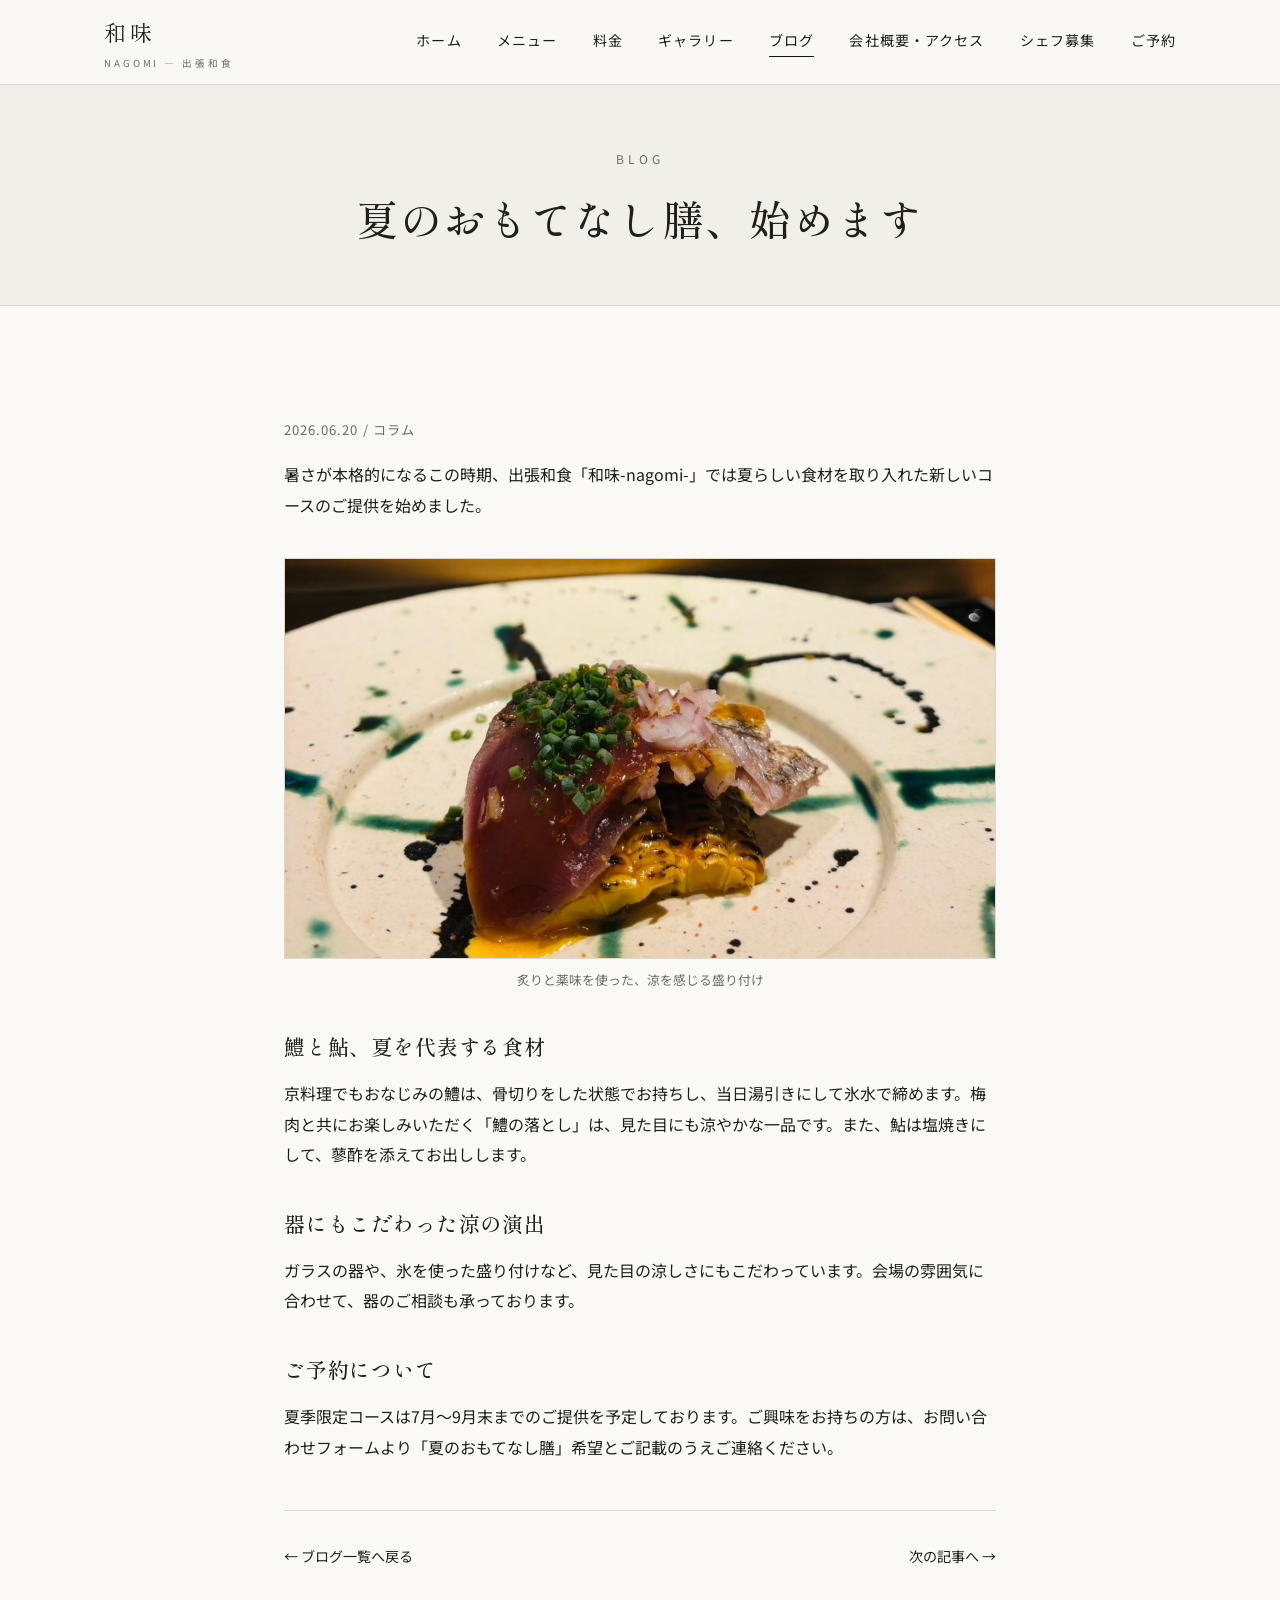
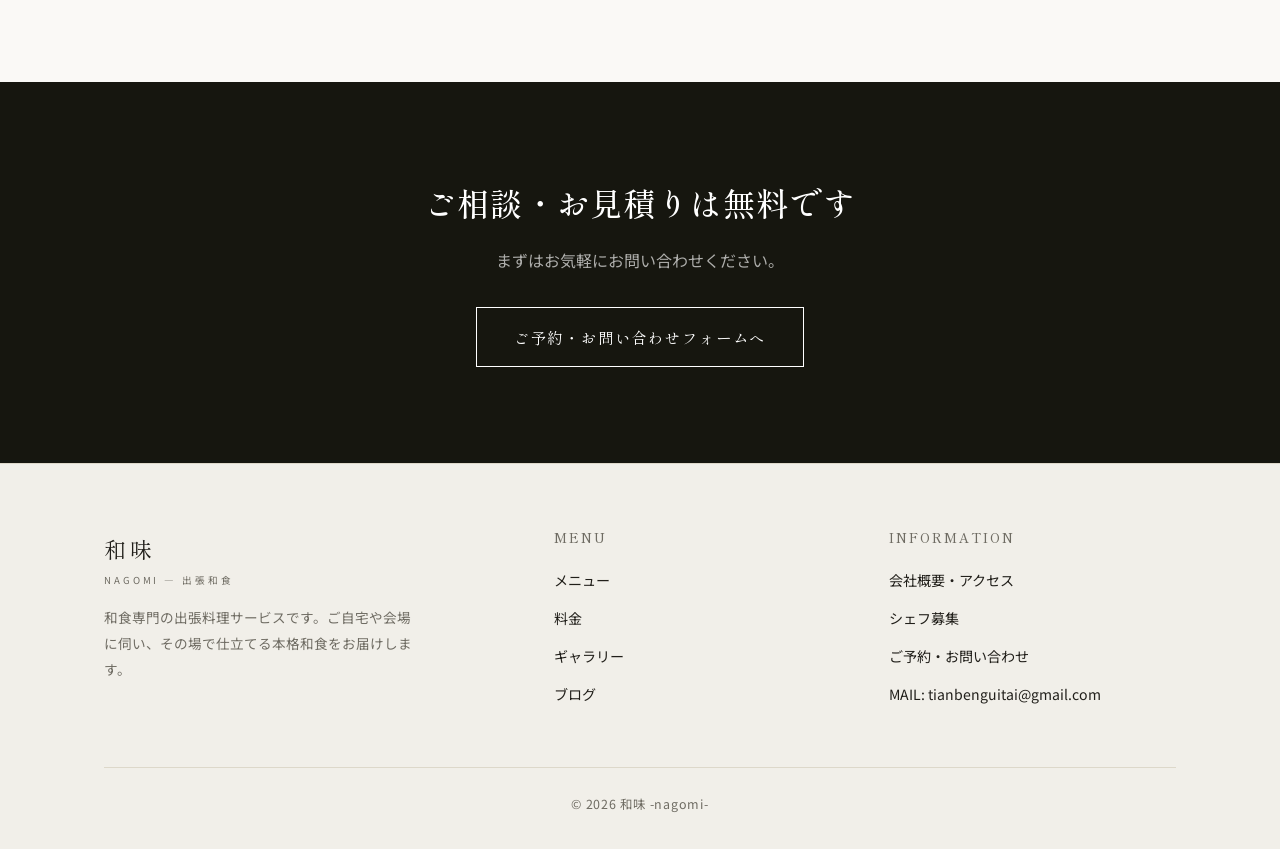
<file: blog/post-01.html>
<!DOCTYPE html>
<html lang="ja">
<head>
<meta charset="UTF-8">
<meta name="viewport" content="width=device-width, initial-scale=1.0">
<title>夏のおもてなし膳、始めます | 和味 -nagomi- ブログ</title>
<meta name="description" content="鱧や鮎など、夏らしい食材を使った新コースのご案内です。">
<link rel="canonical" href="https://nagomi-catering.com/blog/post-01.html">
<link rel="icon" href="../favicon.svg" type="image/svg+xml">
<meta property="og:type" content="article">
<meta property="og:site_name" content="和味 -nagomi-">
<meta property="og:locale" content="ja_JP">
<meta property="og:url" content="https://nagomi-catering.com/blog/post-01.html">
<meta property="og:title" content="夏のおもてなし膳、始めます | 和味 -nagomi- ブログ">
<meta property="og:description" content="鱧や鮎など、夏らしい食材を使った新コースのご案内です。">
<meta property="og:image" content="https://nagomi-catering.com/images/chef/gallery-04.jpeg">
<meta name="twitter:card" content="summary_large_image">
<meta name="twitter:title" content="夏のおもてなし膳、始めます | 和味 -nagomi- ブログ">
<meta name="twitter:description" content="鱧や鮎など、夏らしい食材を使った新コースのご案内です。">
<meta name="twitter:image" content="https://nagomi-catering.com/images/chef/gallery-04.jpeg">
<link rel="preconnect" href="https://fonts.googleapis.com">
<link href="https://fonts.googleapis.com/css2?family=Shippori+Mincho:wght@400;500;600&family=Noto+Sans+JP:wght@300;400;500&display=swap" rel="stylesheet">
<link rel="stylesheet" href="../css/style.css">
</head>
<body>

<header class="site-header">
  <div class="container">
    <a href="../index.html" class="logo">和味<small>NAGOMI &mdash; 出張和食</small></a>
    <nav class="nav">
      <a href="../index.html">ホーム</a>
      <a href="../menu.html">メニュー</a>
      <a href="../pricing.html">料金</a>
      <a href="../gallery.html">ギャラリー</a>
      <a href="../blog.html" class="active">ブログ</a>
      <a href="../about.html">会社概要・アクセス</a>
      <a href="../recruit.html">シェフ募集</a>
      <a href="../contact.html">ご予約</a>
    </nav>
    <button class="nav-toggle" aria-label="メニューを開く">
      <span></span><span></span><span></span>
    </button>
  </div>
</header>

<section class="page-hero">
  <div class="container">
    <span class="eyebrow">BLOG</span>
    <h1>夏のおもてなし膳、始めます</h1>
  </div>
</section>

<section class="section">
  <div class="container article">
    <span class="meta">2026.06.20 / コラム</span>

    <p>暑さが本格的になるこの時期、出張和食「和味-nagomi-」では夏らしい食材を取り入れた新しいコースのご提供を始めました。</p>

    <figure>
      <div class="ph wide"><img src="../images/chef/gallery-04.jpeg" alt="夏の献立イメージ"></div>
      <figcaption>炙りと薬味を使った、涼を感じる盛り付け</figcaption>
    </figure>

    <h2>鱧と鮎、夏を代表する食材</h2>
    <p>京料理でもおなじみの鱧は、骨切りをした状態でお持ちし、当日湯引きにして氷水で締めます。梅肉と共にお楽しみいただく「鱧の落とし」は、見た目にも涼やかな一品です。また、鮎は塩焼きにして、蓼酢を添えてお出しします。</p>

    <h2>器にもこだわった涼の演出</h2>
    <p>ガラスの器や、氷を使った盛り付けなど、見た目の涼しさにもこだわっています。会場の雰囲気に合わせて、器のご相談も承っております。</p>

    <h2>ご予約について</h2>
    <p>夏季限定コースは7月〜9月末までのご提供を予定しております。ご興味をお持ちの方は、<a href="../contact.html">お問い合わせフォーム</a>より「夏のおもてなし膳」希望とご記載のうえご連絡ください。</p>

    <div class="article-nav">
      <a href="../blog.html">&larr; ブログ一覧へ戻る</a>
      <a href="post-02.html">次の記事へ &rarr;</a>
    </div>
  </div>
</section>

<section class="cta">
  <div class="container">
    <h2>ご相談・お見積りは無料です</h2>
    <p>まずはお気軽にお問い合わせください。</p>
    <a href="../contact.html" class="btn">ご予約・お問い合わせフォームへ</a>
  </div>
</section>

<footer class="site-footer">
  <div class="container">
    <div class="footer-grid">
      <div class="footer-brand">
        <a href="../index.html" class="logo">和味<small>NAGOMI &mdash; 出張和食</small></a>
        <p>和食専門の出張料理サービスです。ご自宅や会場に伺い、その場で仕立てる本格和食をお届けします。</p>
      </div>
      <div class="footer-col">
        <h4>MENU</h4>
        <ul>
          <li><a href="../menu.html">メニュー</a></li>
          <li><a href="../pricing.html">料金</a></li>
          <li><a href="../gallery.html">ギャラリー</a></li>
          <li><a href="../blog.html">ブログ</a></li>
        </ul>
      </div>
      <div class="footer-col">
        <h4>INFORMATION</h4>
        <ul>
          <li><a href="../about.html">会社概要・アクセス</a></li>
          <li><a href="../recruit.html">シェフ募集</a></li>
          <li><a href="../contact.html">ご予約・お問い合わせ</a></li>
          <li>MAIL: tianbenguitai@gmail.com</li>
        </ul>
      </div>
    </div>
    <div class="footer-bottom">
      &copy; <span data-year></span> 和味 -nagomi-
    </div>
  </div>
</footer>

<script src="../js/main.js"></script>
</body>
</html>
</file>
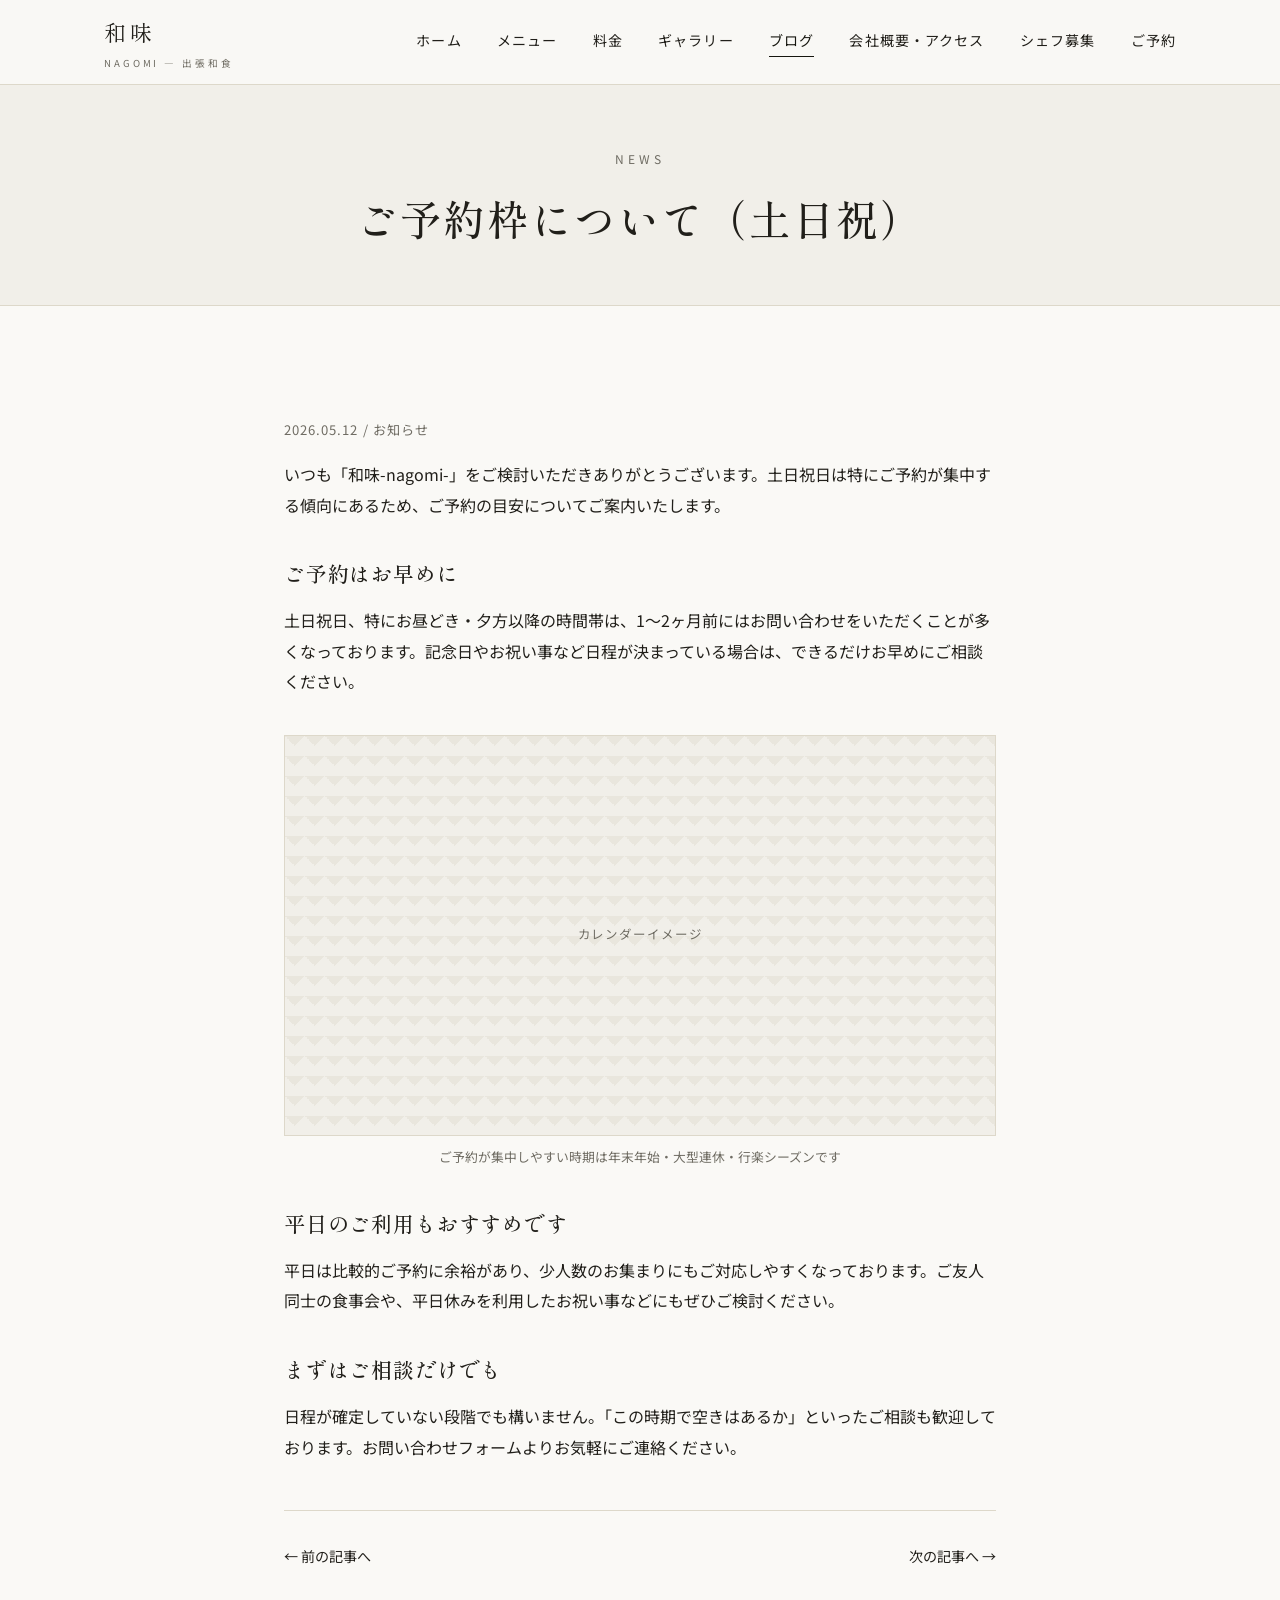
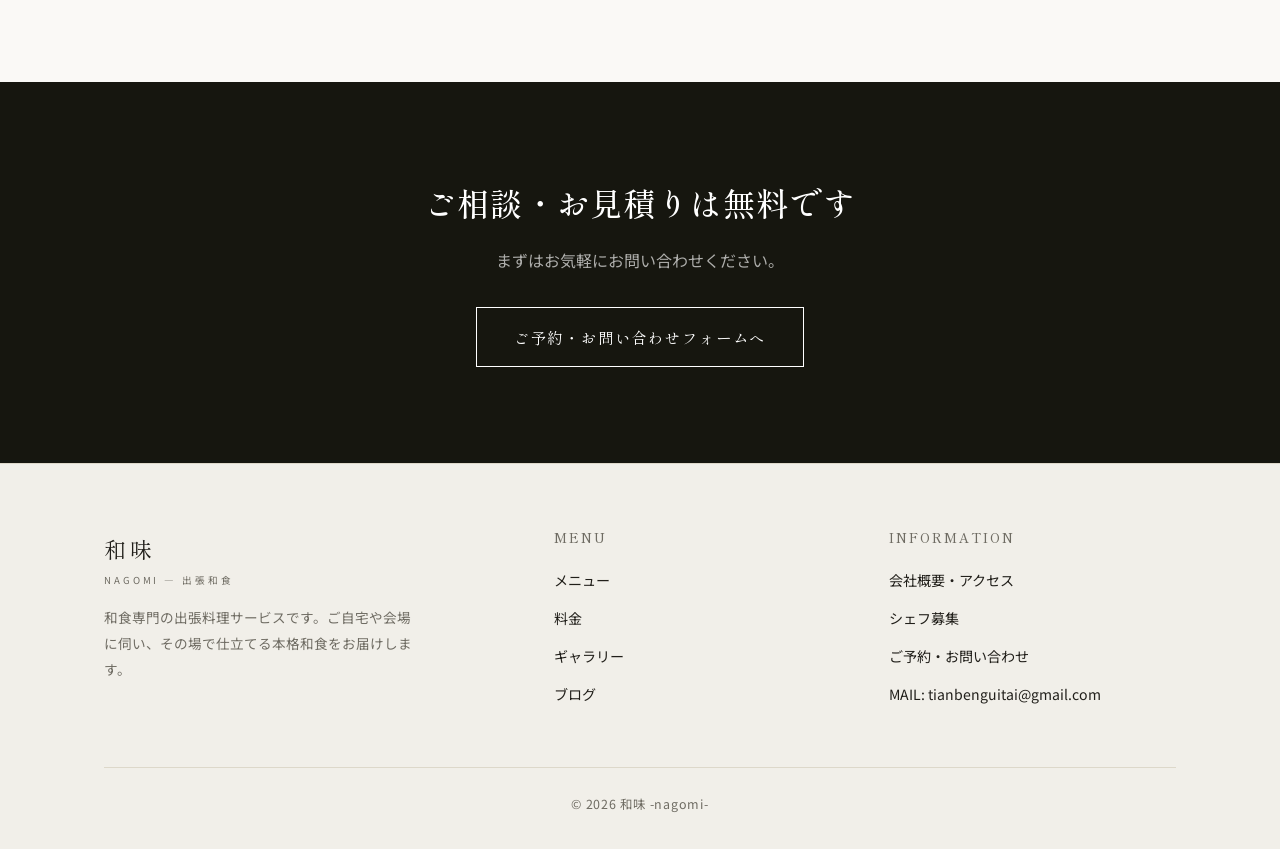
<file: blog/post-02.html>
<!DOCTYPE html>
<html lang="ja">
<head>
<meta charset="UTF-8">
<meta name="viewport" content="width=device-width, initial-scale=1.0">
<title>ご予約枠について（土日祝） | 和味 -nagomi- ブログ</title>
<meta name="description" content="土日祝日は特にご予約が集中いたします。早めのご相談をおすすめしております。">
<link rel="canonical" href="https://nagomi-catering.com/blog/post-02.html">
<link rel="icon" href="../favicon.svg" type="image/svg+xml">
<meta property="og:type" content="article">
<meta property="og:site_name" content="和味 -nagomi-">
<meta property="og:locale" content="ja_JP">
<meta property="og:url" content="https://nagomi-catering.com/blog/post-02.html">
<meta property="og:title" content="ご予約枠について（土日祝） | 和味 -nagomi- ブログ">
<meta property="og:description" content="土日祝日は特にご予約が集中いたします。早めのご相談をおすすめしております。">
<meta property="og:image" content="https://nagomi-catering.com/images/gallery/catering-05.jpeg">
<meta name="twitter:card" content="summary_large_image">
<meta name="twitter:title" content="ご予約枠について（土日祝） | 和味 -nagomi- ブログ">
<meta name="twitter:description" content="土日祝日は特にご予約が集中いたします。早めのご相談をおすすめしております。">
<meta name="twitter:image" content="https://nagomi-catering.com/images/gallery/catering-05.jpeg">
<link rel="preconnect" href="https://fonts.googleapis.com">
<link href="https://fonts.googleapis.com/css2?family=Shippori+Mincho:wght@400;500;600&family=Noto+Sans+JP:wght@300;400;500&display=swap" rel="stylesheet">
<link rel="stylesheet" href="../css/style.css">
</head>
<body>

<header class="site-header">
  <div class="container">
    <a href="../index.html" class="logo">和味<small>NAGOMI &mdash; 出張和食</small></a>
    <nav class="nav">
      <a href="../index.html">ホーム</a>
      <a href="../menu.html">メニュー</a>
      <a href="../pricing.html">料金</a>
      <a href="../gallery.html">ギャラリー</a>
      <a href="../blog.html" class="active">ブログ</a>
      <a href="../about.html">会社概要・アクセス</a>
      <a href="../recruit.html">シェフ募集</a>
      <a href="../contact.html">ご予約</a>
    </nav>
    <button class="nav-toggle" aria-label="メニューを開く">
      <span></span><span></span><span></span>
    </button>
  </div>
</header>

<section class="page-hero">
  <div class="container">
    <span class="eyebrow">NEWS</span>
    <h1>ご予約枠について（土日祝）</h1>
  </div>
</section>

<section class="section">
  <div class="container article">
    <span class="meta">2026.05.12 / お知らせ</span>

    <p>いつも「和味-nagomi-」をご検討いただきありがとうございます。土日祝日は特にご予約が集中する傾向にあるため、ご予約の目安についてご案内いたします。</p>

    <h2>ご予約はお早めに</h2>
    <p>土日祝日、特にお昼どき・夕方以降の時間帯は、1〜2ヶ月前にはお問い合わせをいただくことが多くなっております。記念日やお祝い事など日程が決まっている場合は、できるだけお早めにご相談ください。</p>

    <figure>
      <div class="ph wide">カレンダーイメージ</div>
      <figcaption>ご予約が集中しやすい時期は年末年始・大型連休・行楽シーズンです</figcaption>
    </figure>

    <h2>平日のご利用もおすすめです</h2>
    <p>平日は比較的ご予約に余裕があり、少人数のお集まりにもご対応しやすくなっております。ご友人同士の食事会や、平日休みを利用したお祝い事などにもぜひご検討ください。</p>

    <h2>まずはご相談だけでも</h2>
    <p>日程が確定していない段階でも構いません。「この時期で空きはあるか」といったご相談も歓迎しております。<a href="../contact.html">お問い合わせフォーム</a>よりお気軽にご連絡ください。</p>

    <div class="article-nav">
      <a href="post-01.html">&larr; 前の記事へ</a>
      <a href="post-03.html">次の記事へ &rarr;</a>
    </div>
  </div>
</section>

<section class="cta">
  <div class="container">
    <h2>ご相談・お見積りは無料です</h2>
    <p>まずはお気軽にお問い合わせください。</p>
    <a href="../contact.html" class="btn">ご予約・お問い合わせフォームへ</a>
  </div>
</section>

<footer class="site-footer">
  <div class="container">
    <div class="footer-grid">
      <div class="footer-brand">
        <a href="../index.html" class="logo">和味<small>NAGOMI &mdash; 出張和食</small></a>
        <p>和食専門の出張料理サービスです。ご自宅や会場に伺い、その場で仕立てる本格和食をお届けします。</p>
      </div>
      <div class="footer-col">
        <h4>MENU</h4>
        <ul>
          <li><a href="../menu.html">メニュー</a></li>
          <li><a href="../pricing.html">料金</a></li>
          <li><a href="../gallery.html">ギャラリー</a></li>
          <li><a href="../blog.html">ブログ</a></li>
        </ul>
      </div>
      <div class="footer-col">
        <h4>INFORMATION</h4>
        <ul>
          <li><a href="../about.html">会社概要・アクセス</a></li>
          <li><a href="../recruit.html">シェフ募集</a></li>
          <li><a href="../contact.html">ご予約・お問い合わせ</a></li>
          <li>MAIL: tianbenguitai@gmail.com</li>
        </ul>
      </div>
    </div>
    <div class="footer-bottom">
      &copy; <span data-year></span> 和味 -nagomi-
    </div>
  </div>
</footer>

<script src="../js/main.js"></script>
</body>
</html>
</file>
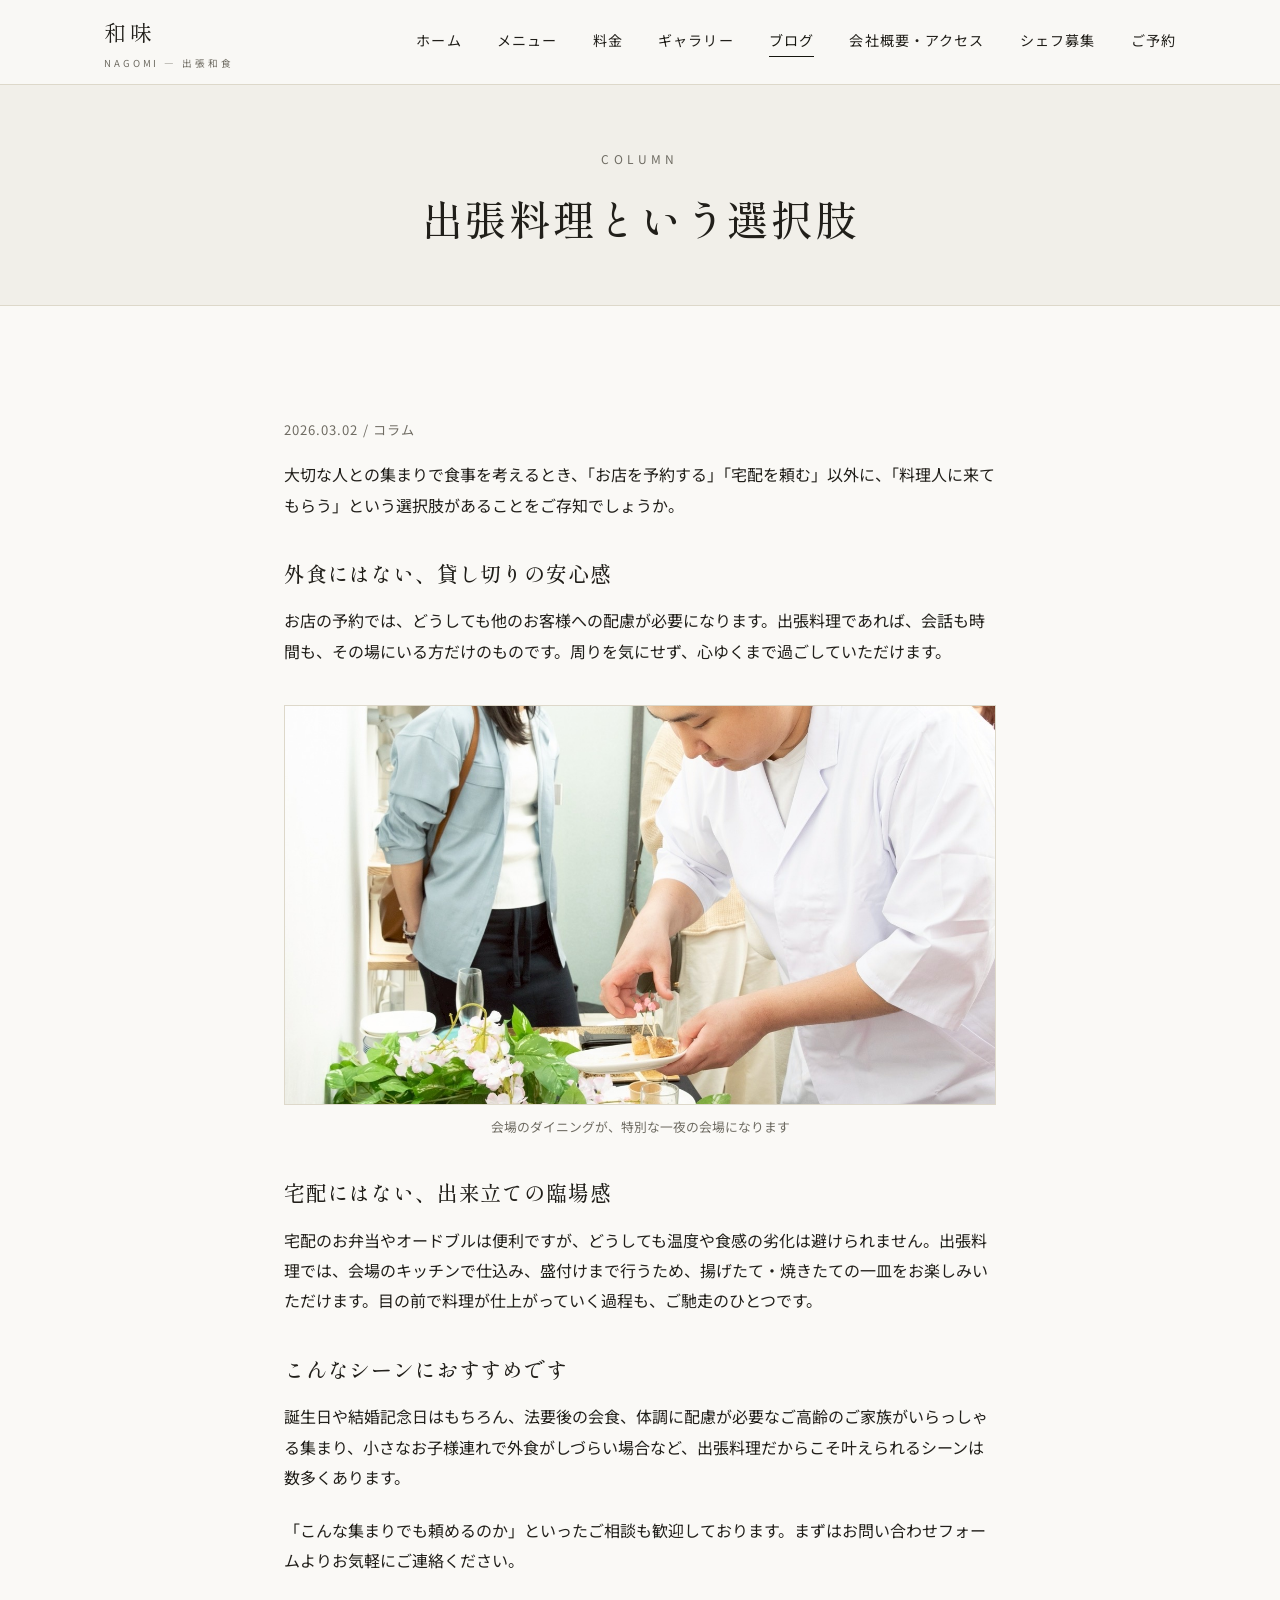
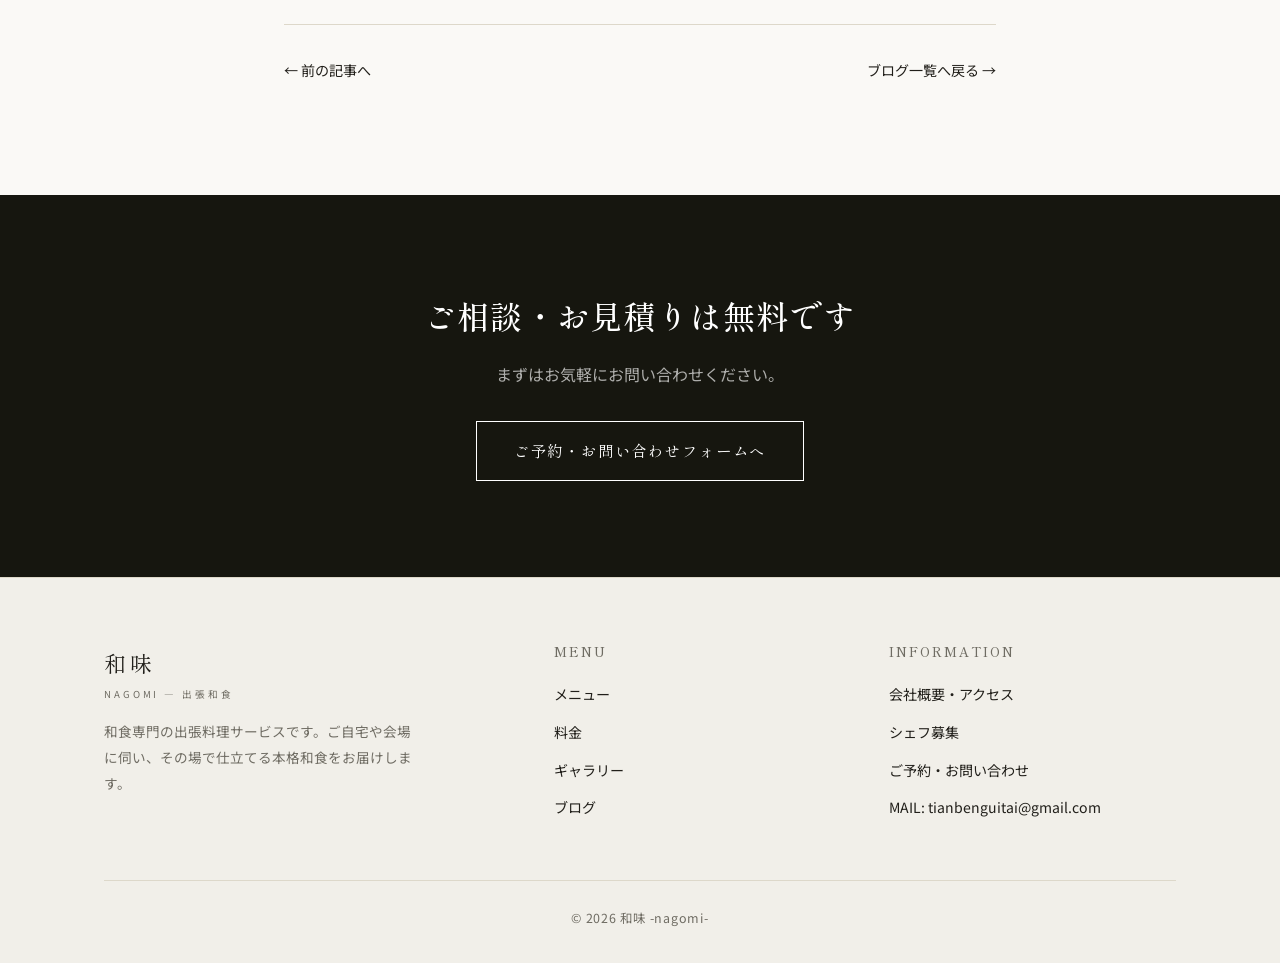
<file: blog/post-03.html>
<!DOCTYPE html>
<html lang="ja">
<head>
<meta charset="UTF-8">
<meta name="viewport" content="width=device-width, initial-scale=1.0">
<title>出張料理という選択肢 | 和味 -nagomi- ブログ</title>
<meta name="description" content="外食でも宅配でもない、出張料理ならではの魅力についてご紹介します。">
<link rel="canonical" href="https://nagomi-catering.com/blog/post-03.html">
<link rel="icon" href="../favicon.svg" type="image/svg+xml">
<meta property="og:type" content="article">
<meta property="og:site_name" content="和味 -nagomi-">
<meta property="og:locale" content="ja_JP">
<meta property="og:url" content="https://nagomi-catering.com/blog/post-03.html">
<meta property="og:title" content="出張料理という選択肢 | 和味 -nagomi- ブログ">
<meta property="og:description" content="外食でも宅配でもない、出張料理ならではの魅力についてご紹介します。">
<meta property="og:image" content="https://nagomi-catering.com/images/chef/action-01.jpeg">
<meta name="twitter:card" content="summary_large_image">
<meta name="twitter:title" content="出張料理という選択肢 | 和味 -nagomi- ブログ">
<meta name="twitter:description" content="外食でも宅配でもない、出張料理ならではの魅力についてご紹介します。">
<meta name="twitter:image" content="https://nagomi-catering.com/images/chef/action-01.jpeg">
<link rel="preconnect" href="https://fonts.googleapis.com">
<link href="https://fonts.googleapis.com/css2?family=Shippori+Mincho:wght@400;500;600&family=Noto+Sans+JP:wght@300;400;500&display=swap" rel="stylesheet">
<link rel="stylesheet" href="../css/style.css">
</head>
<body>

<header class="site-header">
  <div class="container">
    <a href="../index.html" class="logo">和味<small>NAGOMI &mdash; 出張和食</small></a>
    <nav class="nav">
      <a href="../index.html">ホーム</a>
      <a href="../menu.html">メニュー</a>
      <a href="../pricing.html">料金</a>
      <a href="../gallery.html">ギャラリー</a>
      <a href="../blog.html" class="active">ブログ</a>
      <a href="../about.html">会社概要・アクセス</a>
      <a href="../recruit.html">シェフ募集</a>
      <a href="../contact.html">ご予約</a>
    </nav>
    <button class="nav-toggle" aria-label="メニューを開く">
      <span></span><span></span><span></span>
    </button>
  </div>
</header>

<section class="page-hero">
  <div class="container">
    <span class="eyebrow">COLUMN</span>
    <h1>出張料理という選択肢</h1>
  </div>
</section>

<section class="section">
  <div class="container article">
    <span class="meta">2026.03.02 / コラム</span>

    <p>大切な人との集まりで食事を考えるとき、「お店を予約する」「宅配を頼む」以外に、「料理人に来てもらう」という選択肢があることをご存知でしょうか。</p>

    <h2>外食にはない、貸し切りの安心感</h2>
    <p>お店の予約では、どうしても他のお客様への配慮が必要になります。出張料理であれば、会話も時間も、その場にいる方だけのものです。周りを気にせず、心ゆくまで過ごしていただけます。</p>

    <figure>
      <div class="ph wide"><img src="../images/chef/action-01.jpeg" alt="出張料理の様子"></div>
      <figcaption>会場のダイニングが、特別な一夜の会場になります</figcaption>
    </figure>

    <h2>宅配にはない、出来立ての臨場感</h2>
    <p>宅配のお弁当やオードブルは便利ですが、どうしても温度や食感の劣化は避けられません。出張料理では、会場のキッチンで仕込み、盛付けまで行うため、揚げたて・焼きたての一皿をお楽しみいただけます。目の前で料理が仕上がっていく過程も、ご馳走のひとつです。</p>

    <h2>こんなシーンにおすすめです</h2>
    <p>誕生日や結婚記念日はもちろん、法要後の会食、体調に配慮が必要なご高齢のご家族がいらっしゃる集まり、小さなお子様連れで外食がしづらい場合など、出張料理だからこそ叶えられるシーンは数多くあります。</p>

    <p>「こんな集まりでも頼めるのか」といったご相談も歓迎しております。まずは<a href="../contact.html">お問い合わせフォーム</a>よりお気軽にご連絡ください。</p>

    <div class="article-nav">
      <a href="post-02.html">&larr; 前の記事へ</a>
      <a href="../blog.html">ブログ一覧へ戻る &rarr;</a>
    </div>
  </div>
</section>

<section class="cta">
  <div class="container">
    <h2>ご相談・お見積りは無料です</h2>
    <p>まずはお気軽にお問い合わせください。</p>
    <a href="../contact.html" class="btn">ご予約・お問い合わせフォームへ</a>
  </div>
</section>

<footer class="site-footer">
  <div class="container">
    <div class="footer-grid">
      <div class="footer-brand">
        <a href="../index.html" class="logo">和味<small>NAGOMI &mdash; 出張和食</small></a>
        <p>和食専門の出張料理サービスです。ご自宅や会場に伺い、その場で仕立てる本格和食をお届けします。</p>
      </div>
      <div class="footer-col">
        <h4>MENU</h4>
        <ul>
          <li><a href="../menu.html">メニュー</a></li>
          <li><a href="../pricing.html">料金</a></li>
          <li><a href="../gallery.html">ギャラリー</a></li>
          <li><a href="../blog.html">ブログ</a></li>
        </ul>
      </div>
      <div class="footer-col">
        <h4>INFORMATION</h4>
        <ul>
          <li><a href="../about.html">会社概要・アクセス</a></li>
          <li><a href="../recruit.html">シェフ募集</a></li>
          <li><a href="../contact.html">ご予約・お問い合わせ</a></li>
          <li>MAIL: tianbenguitai@gmail.com</li>
        </ul>
      </div>
    </div>
    <div class="footer-bottom">
      &copy; <span data-year></span> 和味 -nagomi-
    </div>
  </div>
</footer>

<script src="../js/main.js"></script>
</body>
</html>
</file>
<file: css/style.css>
/* ==========================================================
   和味 -nagomi- / 出張和食サイト共通スタイル
   ミニマル・モノトーン基調
   ========================================================== */

:root {
  --color-bg: #faf9f6;
  --color-bg-alt: #f1efe9;
  --color-black: #16160f;
  --color-text: #211f1a;
  --color-text-muted: #6f6c63;
  --color-border: #ddd8ca;
  --color-white: #ffffff;
  --font-serif: "Shippori Mincho", "Hiragino Mincho ProN", "Yu Mincho", serif;
  --font-sans: "Noto Sans JP", "Hiragino Kaku Gothic ProN", "Yu Gothic", sans-serif;
  --max-width: 1120px;
  --gap: clamp(1.5rem, 4vw, 3rem);
}

* { box-sizing: border-box; }
html { scroll-behavior: smooth; }

body {
  margin: 0;
  font-family: var(--font-sans);
  color: var(--color-text);
  background: var(--color-bg);
  line-height: 1.9;
  font-size: 16px;
  -webkit-font-smoothing: antialiased;
}

img { max-width: 100%; display: block; }

h1, h2, h3, h4 {
  font-family: var(--font-serif);
  font-weight: 500;
  letter-spacing: 0.04em;
  line-height: 1.5;
  margin: 0;
}

a {
  color: inherit;
  text-decoration: none;
}

ul { list-style: none; margin: 0; padding: 0; }

.container {
  max-width: var(--max-width);
  margin: 0 auto;
  padding: 0 1.5rem;
}

/* ---------- ボタン ---------- */
.btn {
  display: inline-block;
  padding: 0.95em 2.4em;
  border: 1px solid var(--color-black);
  font-family: var(--font-serif);
  letter-spacing: 0.12em;
  font-size: 0.95rem;
  transition: background 0.35s ease, color 0.35s ease;
  background: transparent;
  color: var(--color-black);
  cursor: pointer;
}
.btn:hover { background: var(--color-black); color: var(--color-white); }
.btn-fill {
  background: var(--color-black);
  color: var(--color-white);
}
.btn-fill:hover { background: transparent; color: var(--color-black); }

/* ---------- ヘッダー ---------- */
.site-header {
  position: fixed;
  top: 0;
  left: 0;
  width: 100%;
  z-index: 100;
  background: rgba(250, 249, 246, 0.92);
  border-bottom: 1px solid var(--color-border);
  backdrop-filter: blur(6px);
}
.site-header .container {
  display: flex;
  align-items: center;
  justify-content: space-between;
  height: 84px;
}
.logo {
  font-family: var(--font-serif);
  font-size: 1.35rem;
  letter-spacing: 0.18em;
}
.logo small {
  display: block;
  font-family: var(--font-sans);
  font-size: 0.6rem;
  letter-spacing: 0.3em;
  color: var(--color-text-muted);
  margin-top: 0.2em;
}
.nav {
  display: flex;
  gap: 2.2rem;
}
.nav a {
  font-size: 0.88rem;
  letter-spacing: 0.08em;
  position: relative;
  padding-bottom: 4px;
}
.nav a::after {
  content: "";
  position: absolute;
  left: 0; bottom: 0;
  width: 0%;
  height: 1px;
  background: var(--color-black);
  transition: width 0.3s ease;
}
.nav a:hover::after, .nav a.active::after { width: 100%; }
.nav a.active { color: var(--color-black); }

.nav-toggle {
  display: none;
  flex-direction: column;
  gap: 5px;
  background: none;
  border: none;
  cursor: pointer;
  padding: 8px;
}
.nav-toggle span {
  width: 24px; height: 1px; background: var(--color-black);
}

@media (max-width: 860px) {
  .nav {
    position: fixed;
    top: 84px; left: 0; right: 0;
    background: var(--color-bg);
    flex-direction: column;
    align-items: center;
    padding: 2rem 0;
    gap: 1.6rem;
    border-bottom: 1px solid var(--color-border);
    transform: translateY(-120%);
    transition: transform 0.35s ease;
  }
  .nav.open { transform: translateY(0); }
  .nav-toggle { display: flex; }
}

/* ---------- ヒーロー ---------- */
.hero {
  position: relative;
  min-height: 92vh;
  display: flex;
  align-items: center;
  justify-content: center;
  text-align: center;
  overflow: hidden;
  background: linear-gradient(180deg, var(--color-bg) 0%, var(--color-bg-alt) 100%);
}
.hero::before {
  content: "膳";
  position: absolute;
  font-family: var(--font-serif);
  font-size: 62vw;
  color: var(--color-black);
  opacity: 0.035;
  top: 50%; left: 50%;
  transform: translate(-50%, -50%);
  pointer-events: none;
  white-space: nowrap;
}
.hero-inner { position: relative; z-index: 1; padding-top: 84px; }
.hero-eyebrow {
  font-size: 0.78rem;
  letter-spacing: 0.35em;
  color: var(--color-text-muted);
  margin-bottom: 1.4rem;
}
.hero h1 {
  font-size: clamp(2.1rem, 5.2vw, 3.6rem);
  margin-bottom: 1.6rem;
}
.hero p.lead {
  max-width: 640px;
  margin: 0 auto 2.4rem;
  color: var(--color-text-muted);
  font-size: 1rem;
}
.hero-actions { display: flex; gap: 1rem; justify-content: center; flex-wrap: wrap; }

/* ---------- 汎用セクション ---------- */
.section { padding: clamp(4rem, 9vw, 7rem) 0; }
.section-alt { background: var(--color-bg-alt); }
.section-border-top { border-top: 1px solid var(--color-border); }

.section-head {
  text-align: center;
  margin-bottom: clamp(2.5rem, 6vw, 4rem);
}
.section-head .eyebrow {
  display: block;
  font-size: 0.75rem;
  letter-spacing: 0.35em;
  color: var(--color-text-muted);
  margin-bottom: 1rem;
}
.section-head h2 {
  font-size: clamp(1.6rem, 3.4vw, 2.2rem);
}
.section-head p {
  color: var(--color-text-muted);
  max-width: 560px;
  margin: 1.2rem auto 0;
  font-size: 0.95rem;
}

/* ---------- グリッド系 ---------- */
.grid {
  display: grid;
  gap: var(--gap);
}
.grid-3 { grid-template-columns: repeat(3, 1fr); }
.grid-2 { grid-template-columns: repeat(2, 1fr); }
.grid-4 { grid-template-columns: repeat(4, 1fr); }
@media (max-width: 900px) {
  .grid-3, .grid-4 { grid-template-columns: repeat(2, 1fr); }
}
@media (max-width: 600px) {
  .grid-2, .grid-3, .grid-4 { grid-template-columns: 1fr; }
}

/* ---------- コンセプト / 特徴 ---------- */
.feature {
  text-align: center;
  padding: 2.2rem 1.4rem;
  border: 1px solid var(--color-border);
}
.feature .num {
  font-family: var(--font-serif);
  font-size: 0.85rem;
  color: var(--color-text-muted);
  letter-spacing: 0.2em;
  margin-bottom: 1rem;
  display: block;
}
.feature h3 { font-size: 1.15rem; margin-bottom: 0.9rem; }
.feature p { font-size: 0.9rem; color: var(--color-text-muted); }

/* ---------- 画像プレースホルダー ---------- */
.ph {
  aspect-ratio: 4 / 3;
  background:
    linear-gradient(135deg, #e9e6dd 25%, transparent 25%) -10px 0/ 20px 20px,
    linear-gradient(225deg, #e9e6dd 25%, transparent 25%) -10px 0/ 20px 20px,
    var(--color-bg-alt);
  border: 1px solid var(--color-border);
  display: flex;
  align-items: center;
  justify-content: center;
  color: var(--color-text-muted);
  font-size: 0.78rem;
  letter-spacing: 0.15em;
  text-align: center;
  padding: 1rem;
}
.ph.square { aspect-ratio: 1 / 1; }
.ph.wide { aspect-ratio: 16 / 9; }
.ph { overflow: hidden; padding: 0; }
.ph img { width: 100%; height: 100%; object-fit: cover; }

/* ---------- カード（メニュー・ブログ） ---------- */
.card {
  border: 1px solid var(--color-border);
  background: var(--color-white);
  display: flex;
  flex-direction: column;
}
.card .card-body { padding: 1.6rem; }
.card h3 { font-size: 1.1rem; margin-bottom: 0.6rem; }
.card .price {
  font-family: var(--font-serif);
  font-size: 1.05rem;
  margin-top: 1rem;
  letter-spacing: 0.05em;
}
.card .meta {
  font-size: 0.78rem;
  color: var(--color-text-muted);
  letter-spacing: 0.1em;
  margin-bottom: 0.6rem;
  display: block;
}
.card p { font-size: 0.9rem; color: var(--color-text-muted); }
.card .card-link {
  margin-top: auto;
  padding: 1rem 1.6rem;
  border-top: 1px solid var(--color-border);
  font-size: 0.82rem;
  letter-spacing: 0.1em;
}

/* ---------- 流れ（ステップ） ---------- */
.steps {
  display: grid;
  grid-template-columns: repeat(4, 1fr);
  gap: 0;
  border: 1px solid var(--color-border);
}
.step {
  padding: 2rem 1.4rem;
  text-align: center;
  border-right: 1px solid var(--color-border);
}
.step:last-child { border-right: none; }
.step .step-num {
  font-family: var(--font-serif);
  font-size: 1.6rem;
  color: var(--color-text-muted);
  margin-bottom: 0.8rem;
  display: block;
}
.step h4 { font-size: 1rem; margin-bottom: 0.6rem; }
.step p { font-size: 0.85rem; color: var(--color-text-muted); }
@media (max-width: 760px) {
  .steps { grid-template-columns: 1fr; }
  .step { border-right: none; border-bottom: 1px solid var(--color-border); }
  .step:last-child { border-bottom: none; }
}

/* ---------- 料金テーブル ---------- */
.price-table {
  width: 100%;
  border-collapse: collapse;
  font-size: 0.92rem;
}
.price-table th, .price-table td {
  border: 1px solid var(--color-border);
  padding: 1rem 1.2rem;
  text-align: left;
}
.price-table th {
  background: var(--color-bg-alt);
  font-family: var(--font-serif);
  font-weight: 500;
  letter-spacing: 0.06em;
  width: 32%;
}
.table-wrap { overflow-x: auto; }

.note-box {
  border: 1px solid var(--color-border);
  padding: 1.6rem 1.8rem;
  background: var(--color-bg-alt);
  font-size: 0.88rem;
  color: var(--color-text-muted);
  margin-top: 2rem;
}
.note-box strong { color: var(--color-text); }

/* ---------- CTA ---------- */
.cta {
  text-align: center;
  padding: clamp(3.5rem, 8vw, 6rem) 0;
  background: var(--color-black);
  color: var(--color-white);
}
.cta h2 { color: var(--color-white); margin-bottom: 1.2rem; font-size: clamp(1.5rem, 3vw, 2rem); }
.cta p { color: rgba(255,255,255,0.65); margin-bottom: 2rem; }
.cta .btn { border-color: var(--color-white); color: var(--color-white); }
.cta .btn:hover { background: var(--color-white); color: var(--color-black); }

/* ---------- フォーム ---------- */
.form-grid {
  display: grid;
  grid-template-columns: 1fr 1fr;
  gap: 1.6rem;
}
.form-grid .full { grid-column: 1 / -1; }
@media (max-width: 700px) {
  .form-grid { grid-template-columns: 1fr; }
}
.field label {
  display: block;
  font-size: 0.85rem;
  letter-spacing: 0.06em;
  margin-bottom: 0.6rem;
}
.field .required { color: var(--color-text-muted); font-size: 0.72rem; margin-left: 0.4em; }
.field input,
.field select,
.field textarea {
  width: 100%;
  border: 1px solid var(--color-border);
  background: var(--color-white);
  padding: 0.85em 1em;
  font-family: var(--font-sans);
  font-size: 0.92rem;
  color: var(--color-text);
}
.field textarea { resize: vertical; min-height: 120px; }
.field input:focus, .field select:focus, .field textarea:focus {
  outline: none;
  border-color: var(--color-black);
}
.form-submit { text-align: center; margin-top: 2.4rem; }
.form-msg { text-align: center; margin-top: 1.2rem; font-size: 0.85rem; color: var(--color-text-muted); }

/* ---------- パンくず・ページヘッダー ---------- */
.page-hero {
  padding: calc(84px + 4rem) 0 3.5rem;
  text-align: center;
  border-bottom: 1px solid var(--color-border);
  background: var(--color-bg-alt);
}
.page-hero .eyebrow {
  display: block;
  font-size: 0.75rem;
  letter-spacing: 0.35em;
  color: var(--color-text-muted);
  margin-bottom: 1rem;
}
.page-hero h1 { font-size: clamp(1.8rem, 4vw, 2.6rem); }
.page-hero p { color: var(--color-text-muted); margin-top: 1rem; }

/* ---------- ギャラリー ---------- */
.gallery-grid {
  display: grid;
  grid-template-columns: repeat(3, 1fr);
  gap: 1.2rem;
}
.gallery-item { position: relative; }
.gallery-item .caption {
  margin-top: 0.8rem;
  font-size: 0.82rem;
  color: var(--color-text-muted);
}
@media (max-width: 900px) {
  .gallery-grid { grid-template-columns: repeat(2, 1fr); }
}
@media (max-width: 560px) {
  .gallery-grid { grid-template-columns: 1fr; }
}

/* ---------- ブログ記事本文 ---------- */
.article {
  max-width: 760px;
  margin: 0 auto;
}
.article .meta {
  font-size: 0.82rem;
  color: var(--color-text-muted);
  letter-spacing: 0.08em;
  margin-bottom: 1rem;
  display: block;
}
.article h1 { margin-bottom: 1.5rem; }
.article figure { margin: 2.4rem 0; }
.article figcaption {
  font-size: 0.8rem;
  color: var(--color-text-muted);
  margin-top: 0.6rem;
  text-align: center;
}
.article h2 { font-size: 1.3rem; margin: 2.4rem 0 1rem; }
.article p { margin: 0 0 1.4rem; }
.article-nav {
  display: flex;
  justify-content: space-between;
  border-top: 1px solid var(--color-border);
  padding-top: 2rem;
  margin-top: 3rem;
  font-size: 0.88rem;
}

/* ---------- 会社概要テーブル ---------- */
.info-table { width: 100%; border-collapse: collapse; }
.info-table th, .info-table td {
  padding: 1.1rem 0;
  border-bottom: 1px solid var(--color-border);
  text-align: left;
  vertical-align: top;
  font-size: 0.92rem;
}
.info-table th {
  width: 9em;
  font-family: var(--font-serif);
  font-weight: 500;
  color: var(--color-text-muted);
  letter-spacing: 0.08em;
}

/* ---------- フッター ---------- */
.site-footer {
  border-top: 1px solid var(--color-border);
  padding: 4rem 0 2rem;
  background: var(--color-bg-alt);
}
.footer-grid {
  display: grid;
  grid-template-columns: 1.4fr 1fr 1fr;
  gap: 3rem;
  padding-bottom: 3rem;
}
.footer-brand .logo { display: block; margin-bottom: 1rem; }
.footer-brand p { font-size: 0.85rem; color: var(--color-text-muted); max-width: 320px; }
.footer-col h4 {
  font-size: 0.82rem;
  letter-spacing: 0.15em;
  margin-bottom: 1.2rem;
  color: var(--color-text-muted);
}
.footer-col ul li { margin-bottom: 0.7rem; font-size: 0.88rem; }
.footer-bottom {
  border-top: 1px solid var(--color-border);
  padding-top: 1.6rem;
  text-align: center;
  font-size: 0.78rem;
  color: var(--color-text-muted);
  letter-spacing: 0.06em;
}
@media (max-width: 760px) {
  .footer-grid { grid-template-columns: 1fr; gap: 2rem; }
}
</file>
